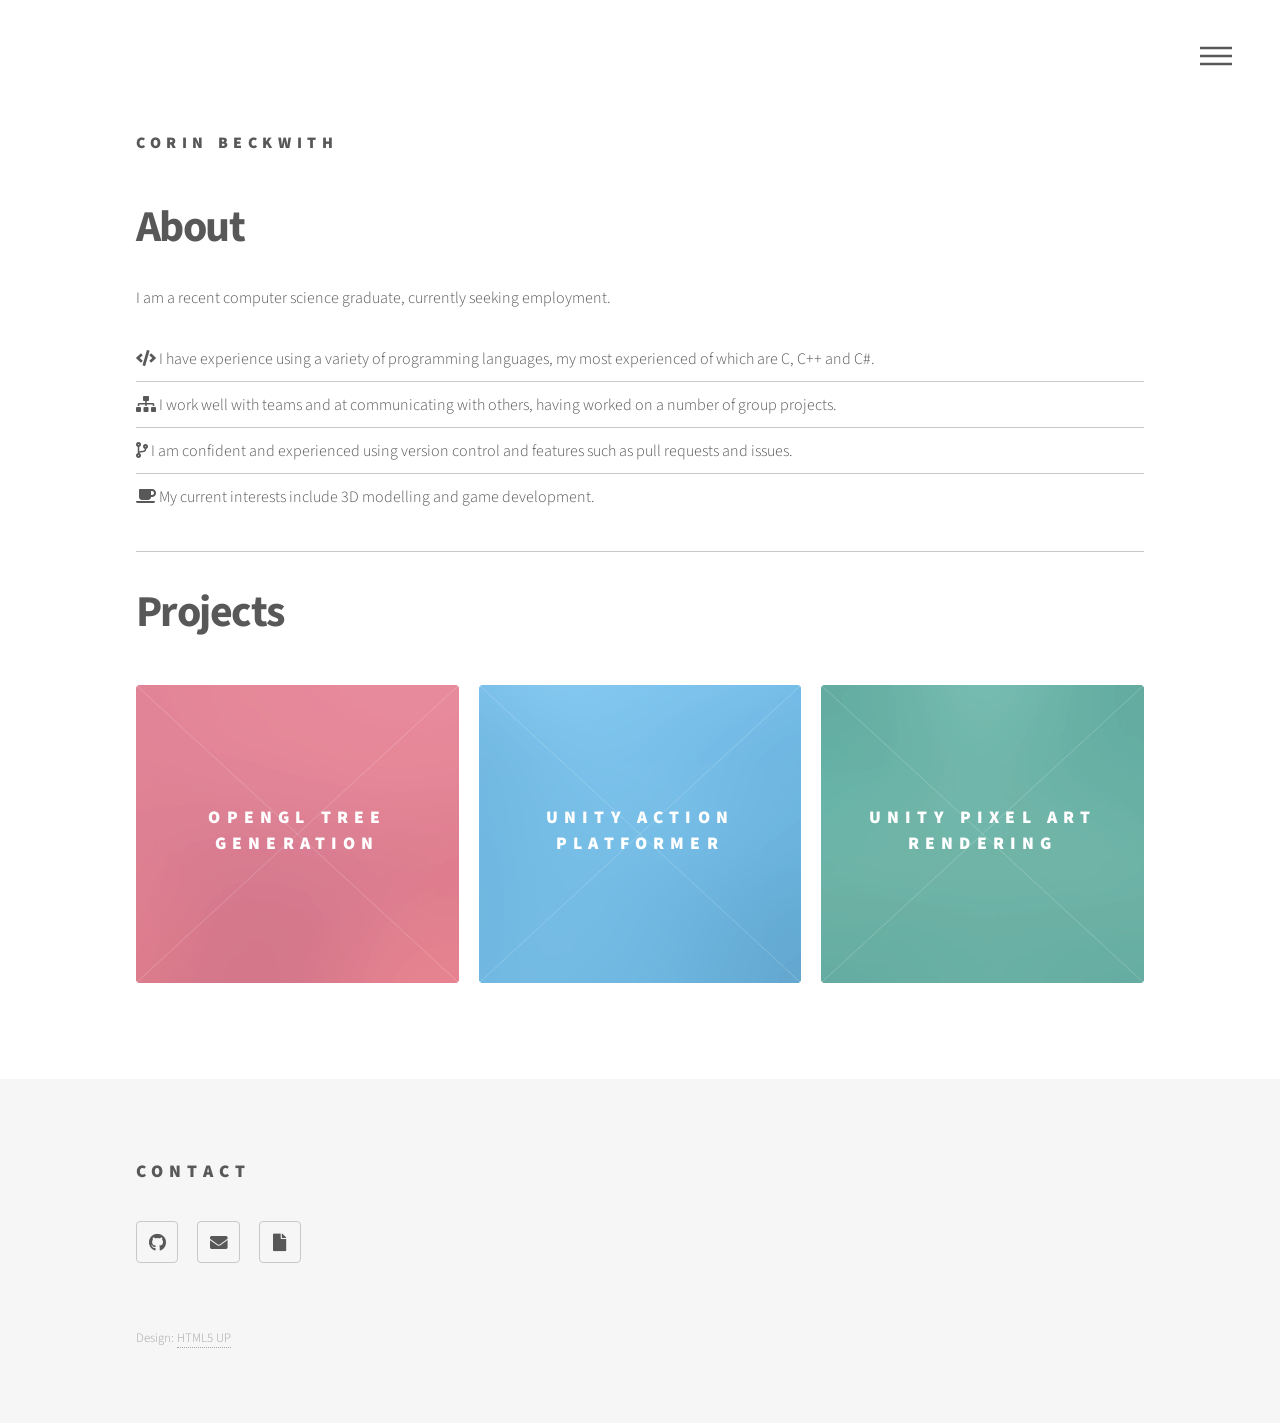
<file: index.html>
<!DOCTYPE HTML>
<!--
	Phantom by HTML5 UP
	html5up.net | @ajlkn
	Free for personal and commercial use under the CCA 3.0 license (html5up.net/license)
-->
<html>
	<head>
		<title>Corin Beckwith</title>
		<meta charset="utf-8" />
		<meta name="viewport" content="width=device-width, initial-scale=1, user-scalable=no" />
		<link rel="stylesheet" href="assets/css/main.css" />
		<noscript><link rel="stylesheet" href="assets/css/noscript.css" /></noscript>
	</head>
	<body class="is-preload">
		<!-- Wrapper -->
			<div id="wrapper">

				<!-- Header -->
					<header id="header">
						<div class="inner">

							<!-- Logo -->
								<a href="index.html" class="logo">
									<span class="title">Corin Beckwith</span>
								</a>

							<!-- Nav -->
								<nav>
									<ul>
										<li><a href="#menu">Menu</a></li>
									</ul>
								</nav>

						</div>
					</header>

				<!-- Menu -->
					<nav id="menu">
						<h2>Menu</h2>
						<ul>
							<li><a href="index.html">Home</a></li>
							<li><a href="project1.html">OpenGL Tree Generation</a></li>
							<li><a href="project2.html">Unity Action Platformer</a></li>
							<li><a href="project3.html">Unity Pixel Art Rendering</a></li>
						</ul>
					</nav>

				<!-- Main -->
					<div id="main">
						<div class="inner">
							<header>
								<h1>About<br /></h1>
								<p>I am a recent computer science graduate, currently seeking employment.</p>
									<ul class="alt">
										<li><i class="icon solid fa-code"></i> I have experience using a variety of programming languages, my most experienced of which are C, C++ and C#.</li>
										<li><i class="icon solid fa-sitemap"></i> I work well with teams and at communicating with others, having worked on a number of group projects.</li>
										<li><i class="icon solid fa-code-branch"></i> I am confident and experienced using version control and features such as pull requests and issues.</li>
										<li><i class="icon solid fa-coffee"></i> My current interests include 3D modelling and game development.</li> 
									</ul>
								<hr />
								<h1>Projects<br /></h1>
								<p></p>
							</header>
							<section class="tiles">
								<article class="style1">
									<span class="image">
										<img src="images/pic01.jpg" alt="" />
									</span>
									<a href="project1.html">
										<h2>OpenGL Tree Generation</h2>
										<div class="content">
											<p>C++ | My degree dissertation on procedural tree generation with level of detail (LOD) variants.</p>
										</div>
									</a>
								</article>
								<article class="style2">
									<span class="image">
										<img src="images/pic02.jpg" alt="" />
									</span>
									<a href="project2.html">
										<h2>Unity Action Platformer</h2>
										<div class="content">
											<p>C# | Unity | A personal game I've been gradually developing by myself.</p>
										</div>
									</a>
								</article>
								<article class="style3">
									<span class="image">
										<img src="images/pic03.jpg" alt="" />
									</span>
									<a href="project3.html">
										<h2>Unity Pixel Art Rendering</h2>
										<div class="content">
											<p>C# | Unity | A small project to achieve a 2D pixel art aesthetic when rendering 3D objects.</p>
										</div>
									</a>
								</article>
								<!--
								<article class="style4">
									<span class="image">
										<img src="images/pic04.jpg" alt="" />
									</span>
									<a href="generic.html">
										<h2>Tempus</h2>
										<div class="content">
											<p>Sed nisl arcu euismod sit amet nisi lorem etiam dolor veroeros et feugiat.</p>
										</div>
									</a>
								</article>
								<article class="style5">
									<span class="image">
										<img src="images/pic05.jpg" alt="" />
									</span>
									<a href="generic.html">
										<h2>Aliquam</h2>
										<div class="content">
											<p>Sed nisl arcu euismod sit amet nisi lorem etiam dolor veroeros et feugiat.</p>
										</div>
									</a>
								</article>
								<article class="style6">
									<span class="image">
										<img src="images/pic06.jpg" alt="" />
									</span>
									<a href="generic.html">
										<h2>Veroeros</h2>
										<div class="content">
											<p>Sed nisl arcu euismod sit amet nisi lorem etiam dolor veroeros et feugiat.</p>
										</div>
									</a>
								</article>
								<article class="style2">
									<span class="image">
										<img src="images/pic07.jpg" alt="" />
									</span>
									<a href="generic.html">
										<h2>Ipsum</h2>
										<div class="content">
											<p>Sed nisl arcu euismod sit amet nisi lorem etiam dolor veroeros et feugiat.</p>
										</div>
									</a>
								</article>
								<article class="style3">
									<span class="image">
										<img src="images/pic08.jpg" alt="" />
									</span>
									<a href="generic.html">
										<h2>Dolor</h2>
										<div class="content">
											<p>Sed nisl arcu euismod sit amet nisi lorem etiam dolor veroeros et feugiat.</p>
										</div>
									</a>
								</article>
								<article class="style1">
									<span class="image">
										<img src="images/pic09.jpg" alt="" />
									</span>
									<a href="generic.html">
										<h2>Nullam</h2>
										<div class="content">
											<p>Sed nisl arcu euismod sit amet nisi lorem etiam dolor veroeros et feugiat.</p>
										</div>
									</a>
								</article>
								<article class="style5">
									<span class="image">
										<img src="images/pic10.jpg" alt="" />
									</span>
									<a href="generic.html">
										<h2>Ultricies</h2>
										<div class="content">
											<p>Sed nisl arcu euismod sit amet nisi lorem etiam dolor veroeros et feugiat.</p>
										</div>
									</a>
								</article>
								<article class="style6">
									<span class="image">
										<img src="images/pic11.jpg" alt="" />
									</span>
									<a href="generic.html">
										<h2>Dictum</h2>
										<div class="content">
											<p>Sed nisl arcu euismod sit amet nisi lorem etiam dolor veroeros et feugiat.</p>
										</div>
									</a>
								</article>
								<article class="style4">
									<span class="image">
										<img src="images/pic12.jpg" alt="" />
									</span>
									<a href="generic.html">
										<h2>Pretium</h2>
										<div class="content">
											<p>Sed nisl arcu euismod sit amet nisi lorem etiam dolor veroeros et feugiat.</p>
										</div>
									</a>
								</article>
								-->
							</section>
						</div>
					</div>

					<!-- Footer -->
					<footer id="footer">
						<div class="inner">
							<section>
								<h2>Contact</h2>
								<ul class="icons">
									<li><a href="https://github.com/Spectrum73" class="icon brands style2 fa-github"><span class="label">GitHub</span></a></li>
									<li><a href="mailto: corinbeckwith@gmail.com" class="icon solid style2 fa-envelope"><span class="label">Email</span></a></li>
									<li><a href="https://www.linkedin.com/in/corin-beckwith-b2b0a7327/" class="icon solid style2 fa-file"><span class="label"></span></a></li>
								</ul>
							</section>
							<ul class="copyright">
								<li>Design: <a href="http://html5up.net">HTML5 UP</a></li>
							</ul>
						</div>
					</footer>

			</div>

		<!-- Scripts -->
			<script src="assets/js/jquery.min.js"></script>
			<script src="assets/js/browser.min.js"></script>
			<script src="assets/js/breakpoints.min.js"></script>
			<script src="assets/js/util.js"></script>
			<script src="assets/js/main.js"></script>

	</body>
</html>
</file>
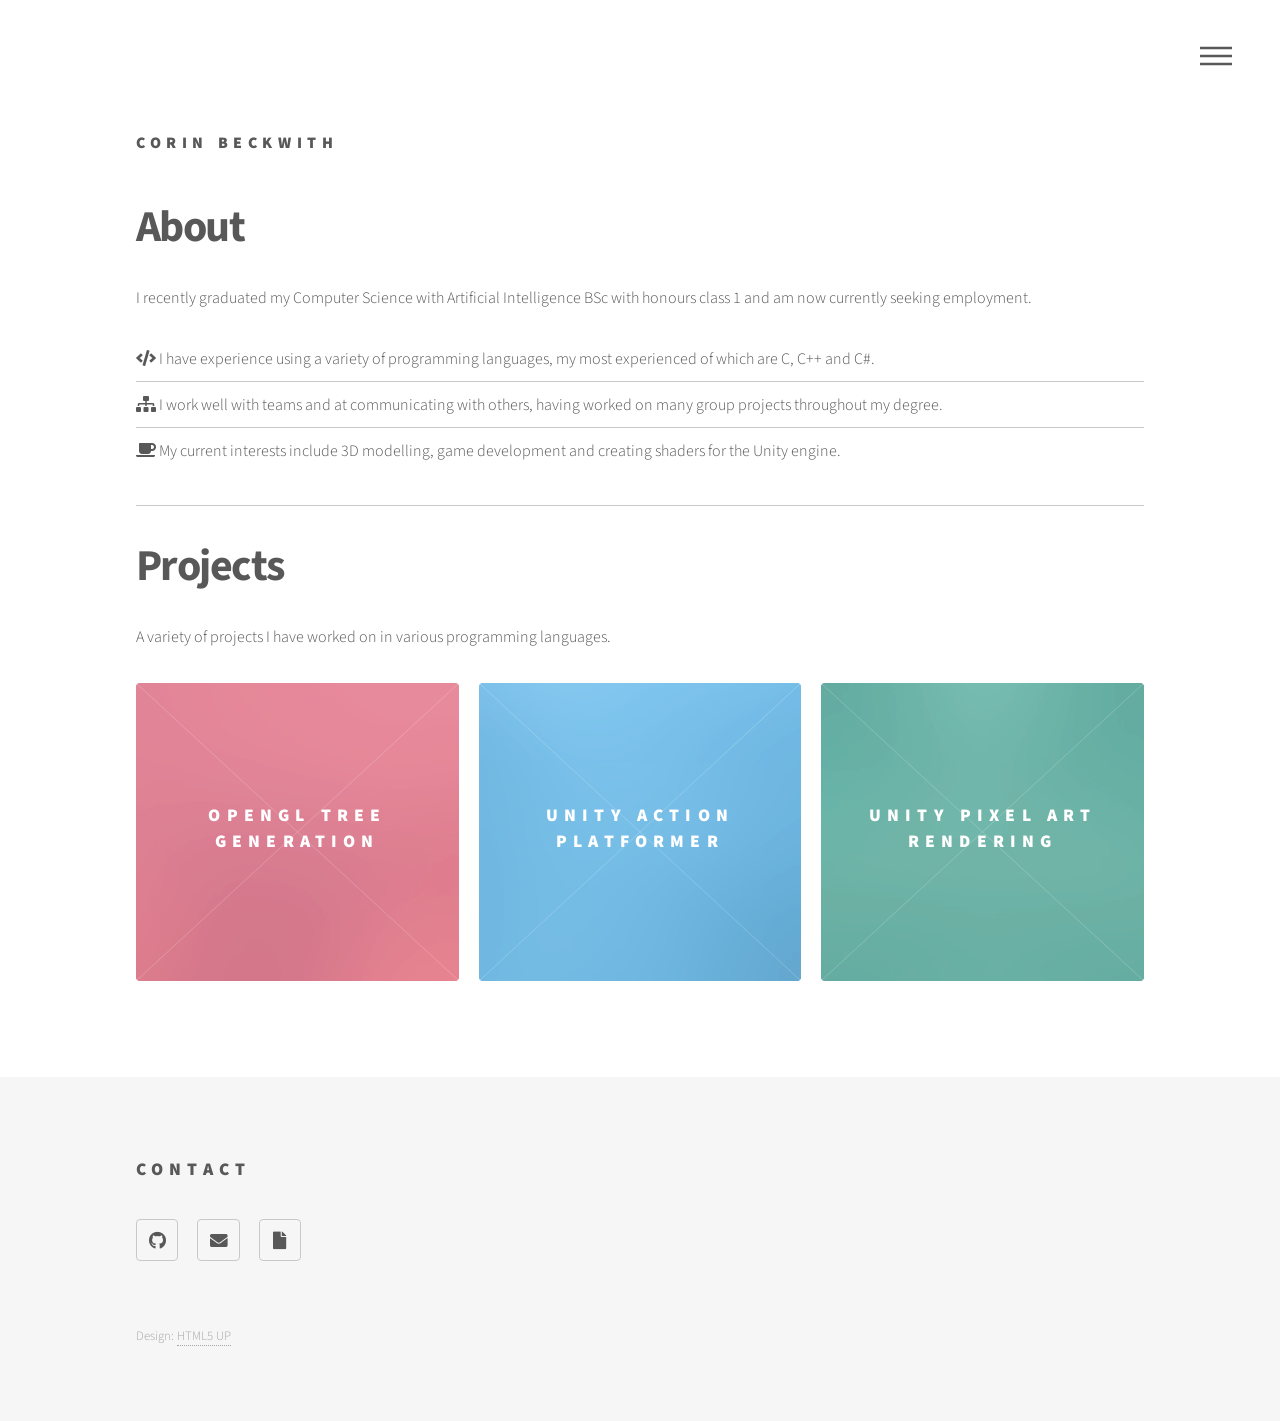
<file: portfolio/index.html>
<!DOCTYPE HTML>
<!--
	Phantom by HTML5 UP
	html5up.net | @ajlkn
	Free for personal and commercial use under the CCA 3.0 license (html5up.net/license)
-->
<html>
	<head>
		<title>Corin Beckwith</title>
		<meta charset="utf-8" />
		<meta name="viewport" content="width=device-width, initial-scale=1, user-scalable=no" />
		<link rel="stylesheet" href="assets/css/main.css" />
		<noscript><link rel="stylesheet" href="assets/css/noscript.css" /></noscript>
	</head>
	<body class="is-preload">
		<!-- Wrapper -->
			<div id="wrapper">

				<!-- Header -->
					<header id="header">
						<div class="inner">

							<!-- Logo -->
								<a href="index.html" class="logo">
									<span class="title">Corin Beckwith</span>
								</a>

							<!-- Nav -->
								<nav>
									<ul>
										<li><a href="#menu">Menu</a></li>
									</ul>
								</nav>

						</div>
					</header>

				<!-- Menu -->
					<nav id="menu">
						<h2>Menu</h2>
						<ul>
							<li><a href="index.html">Home</a></li>
							<li><a href="contact.html">Contact</a></li>
						</ul>
					</nav>

				<!-- Main -->
					<div id="main">
						<div class="inner">
							<header>
								<h1>About<br /></h1>
								<p>I recently graduated my Computer Science with Artificial Intelligence BSc with honours class 1 and am now currently seeking employment.</p>
									<ul class="alt">
										<li><i class="icon solid fa-code"></i> I have experience using a variety of programming languages, my most experienced of which are C, C++ and C#.</li>
										<li><i class="icon solid fa-sitemap"></i> I work well with teams and at communicating with others, having worked on many group projects throughout my degree.</li>
										<li><i class="icon solid fa-coffee"></i> My current interests include 3D modelling, game development and creating shaders for the Unity engine.</li> 
									</ul>
								<hr />
								<h1>Projects<br /></h1>
								<p>A variety of projects I have worked on in various programming languages.</p>
							</header>
							<section class="tiles">
								<article class="style1">
									<span class="image">
										<img src="images/pic01.jpg" alt="" />
									</span>
									<a href="project1.html">
										<h2>OpenGL Tree Generation</h2>
										<div class="content">
											<p>C++ | My degree dissertation on procedural tree generation with level of detail (LOD) variants.</p>
										</div>
									</a>
								</article>
								<article class="style2">
									<span class="image">
										<img src="images/pic02.jpg" alt="" />
									</span>
									<a href="project2.html">
										<h2>Unity Action Platformer</h2>
										<div class="content">
											<p>C# | Unity | A personal game I've been gradually developing by myself.</p>
										</div>
									</a>
								</article>
								<article class="style3">
									<span class="image">
										<img src="images/pic03.jpg" alt="" />
									</span>
									<a href="project3.html">
										<h2>Unity Pixel Art Rendering</h2>
										<div class="content">
											<p>C# | Unity | A small project to achieve a 2D pixel art aesthetic when rendering 3D objects.</p>
										</div>
									</a>
								</article>
								<!--
								<article class="style4">
									<span class="image">
										<img src="images/pic04.jpg" alt="" />
									</span>
									<a href="generic.html">
										<h2>Tempus</h2>
										<div class="content">
											<p>Sed nisl arcu euismod sit amet nisi lorem etiam dolor veroeros et feugiat.</p>
										</div>
									</a>
								</article>
								<article class="style5">
									<span class="image">
										<img src="images/pic05.jpg" alt="" />
									</span>
									<a href="generic.html">
										<h2>Aliquam</h2>
										<div class="content">
											<p>Sed nisl arcu euismod sit amet nisi lorem etiam dolor veroeros et feugiat.</p>
										</div>
									</a>
								</article>
								<article class="style6">
									<span class="image">
										<img src="images/pic06.jpg" alt="" />
									</span>
									<a href="generic.html">
										<h2>Veroeros</h2>
										<div class="content">
											<p>Sed nisl arcu euismod sit amet nisi lorem etiam dolor veroeros et feugiat.</p>
										</div>
									</a>
								</article>
								<article class="style2">
									<span class="image">
										<img src="images/pic07.jpg" alt="" />
									</span>
									<a href="generic.html">
										<h2>Ipsum</h2>
										<div class="content">
											<p>Sed nisl arcu euismod sit amet nisi lorem etiam dolor veroeros et feugiat.</p>
										</div>
									</a>
								</article>
								<article class="style3">
									<span class="image">
										<img src="images/pic08.jpg" alt="" />
									</span>
									<a href="generic.html">
										<h2>Dolor</h2>
										<div class="content">
											<p>Sed nisl arcu euismod sit amet nisi lorem etiam dolor veroeros et feugiat.</p>
										</div>
									</a>
								</article>
								<article class="style1">
									<span class="image">
										<img src="images/pic09.jpg" alt="" />
									</span>
									<a href="generic.html">
										<h2>Nullam</h2>
										<div class="content">
											<p>Sed nisl arcu euismod sit amet nisi lorem etiam dolor veroeros et feugiat.</p>
										</div>
									</a>
								</article>
								<article class="style5">
									<span class="image">
										<img src="images/pic10.jpg" alt="" />
									</span>
									<a href="generic.html">
										<h2>Ultricies</h2>
										<div class="content">
											<p>Sed nisl arcu euismod sit amet nisi lorem etiam dolor veroeros et feugiat.</p>
										</div>
									</a>
								</article>
								<article class="style6">
									<span class="image">
										<img src="images/pic11.jpg" alt="" />
									</span>
									<a href="generic.html">
										<h2>Dictum</h2>
										<div class="content">
											<p>Sed nisl arcu euismod sit amet nisi lorem etiam dolor veroeros et feugiat.</p>
										</div>
									</a>
								</article>
								<article class="style4">
									<span class="image">
										<img src="images/pic12.jpg" alt="" />
									</span>
									<a href="generic.html">
										<h2>Pretium</h2>
										<div class="content">
											<p>Sed nisl arcu euismod sit amet nisi lorem etiam dolor veroeros et feugiat.</p>
										</div>
									</a>
								</article>
								-->
							</section>
						</div>
					</div>

					<!-- Footer -->
					<footer id="footer">
						<div class="inner">
							<section>
								<h2>Contact</h2>
								<ul class="icons">
									<li><a href="https://github.com/Spectrum73" class="icon brands style2 fa-github"><span class="label">GitHub</span></a></li>
									<li><a href="mailto: corinbeckwith@gmail.com" class="icon solid style2 fa-envelope"><span class="label">Email</span></a></li>
									<li><a href="https://www.linkedin.com/in/corin-beckwith-b2b0a7327/" class="icon solid style2 fa-file"><span class="label"></span></a></li>
								</ul>
							</section>
							<ul class="copyright">
								<li>Design: <a href="http://html5up.net">HTML5 UP</a></li>
							</ul>
						</div>
					</footer>

			</div>

		<!-- Scripts -->
			<script src="assets/js/jquery.min.js"></script>
			<script src="assets/js/browser.min.js"></script>
			<script src="assets/js/breakpoints.min.js"></script>
			<script src="assets/js/util.js"></script>
			<script src="assets/js/main.js"></script>

	</body>
</html>
</file>
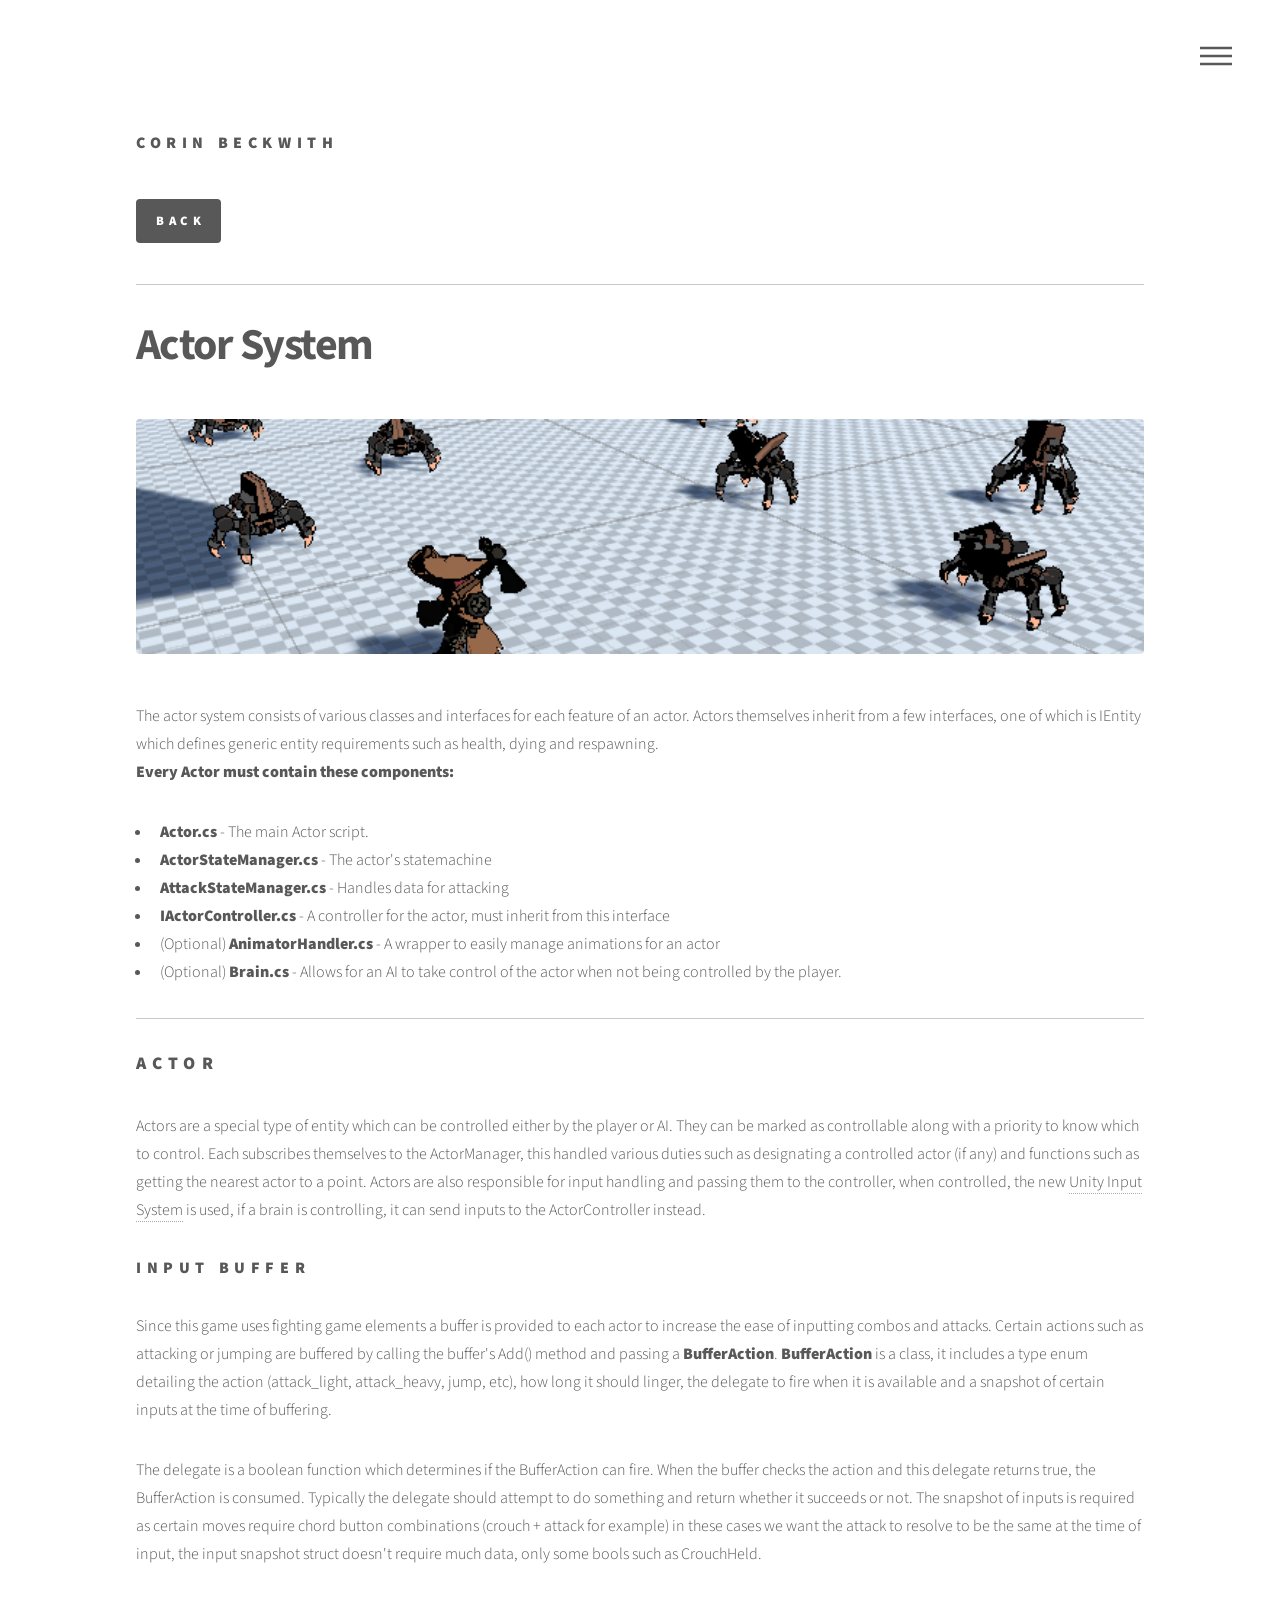
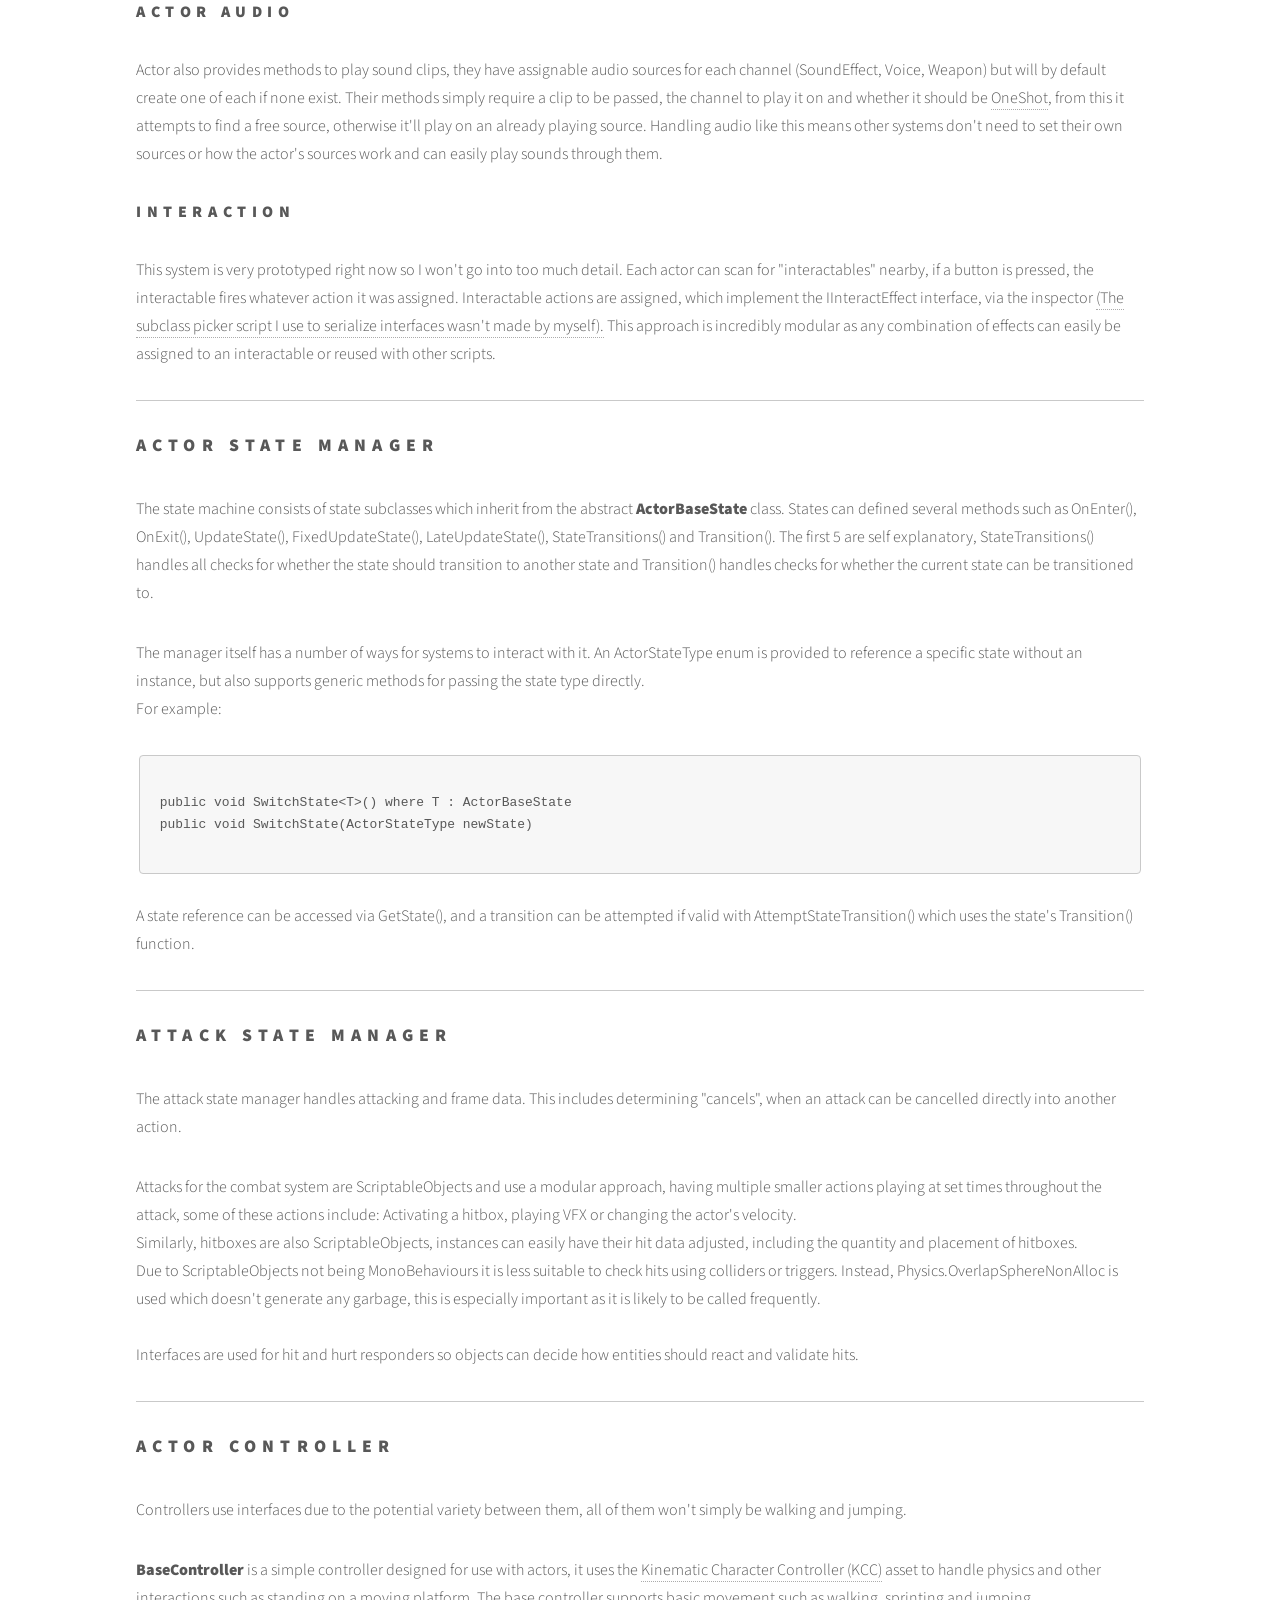
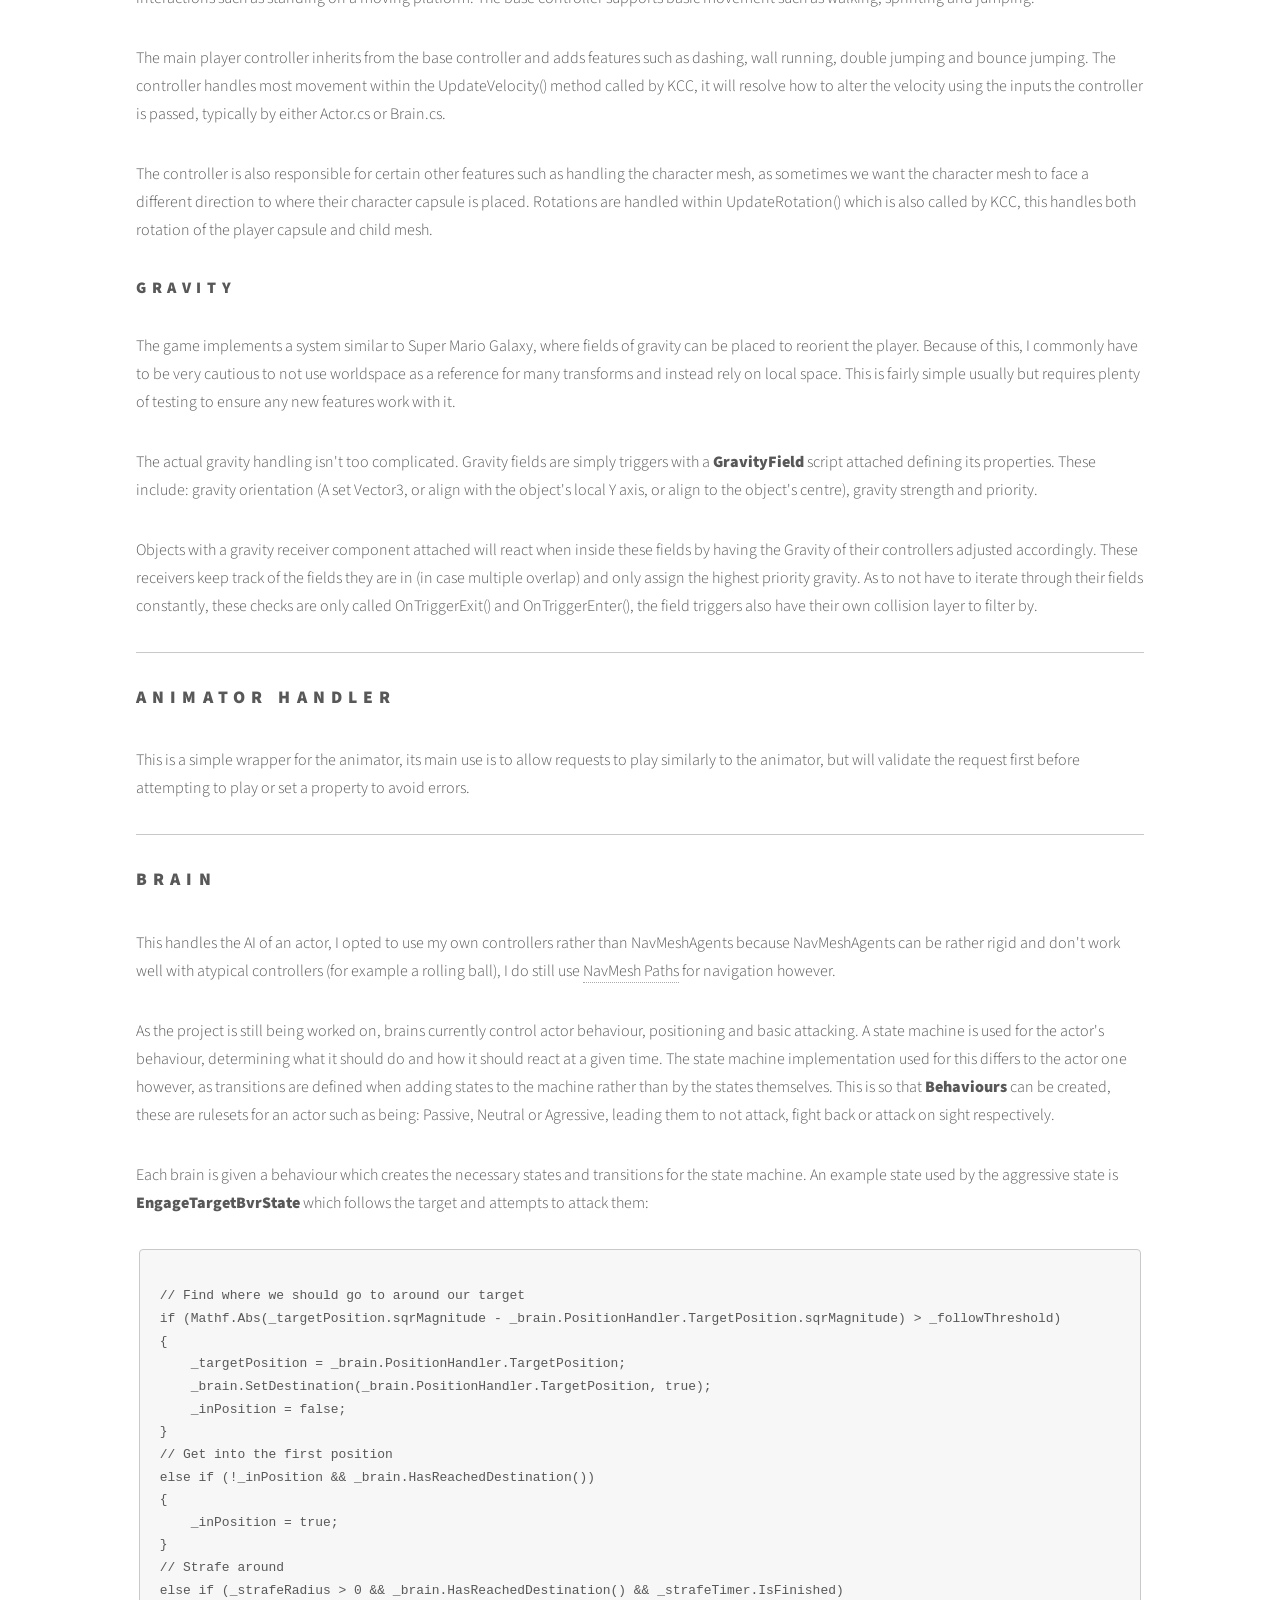
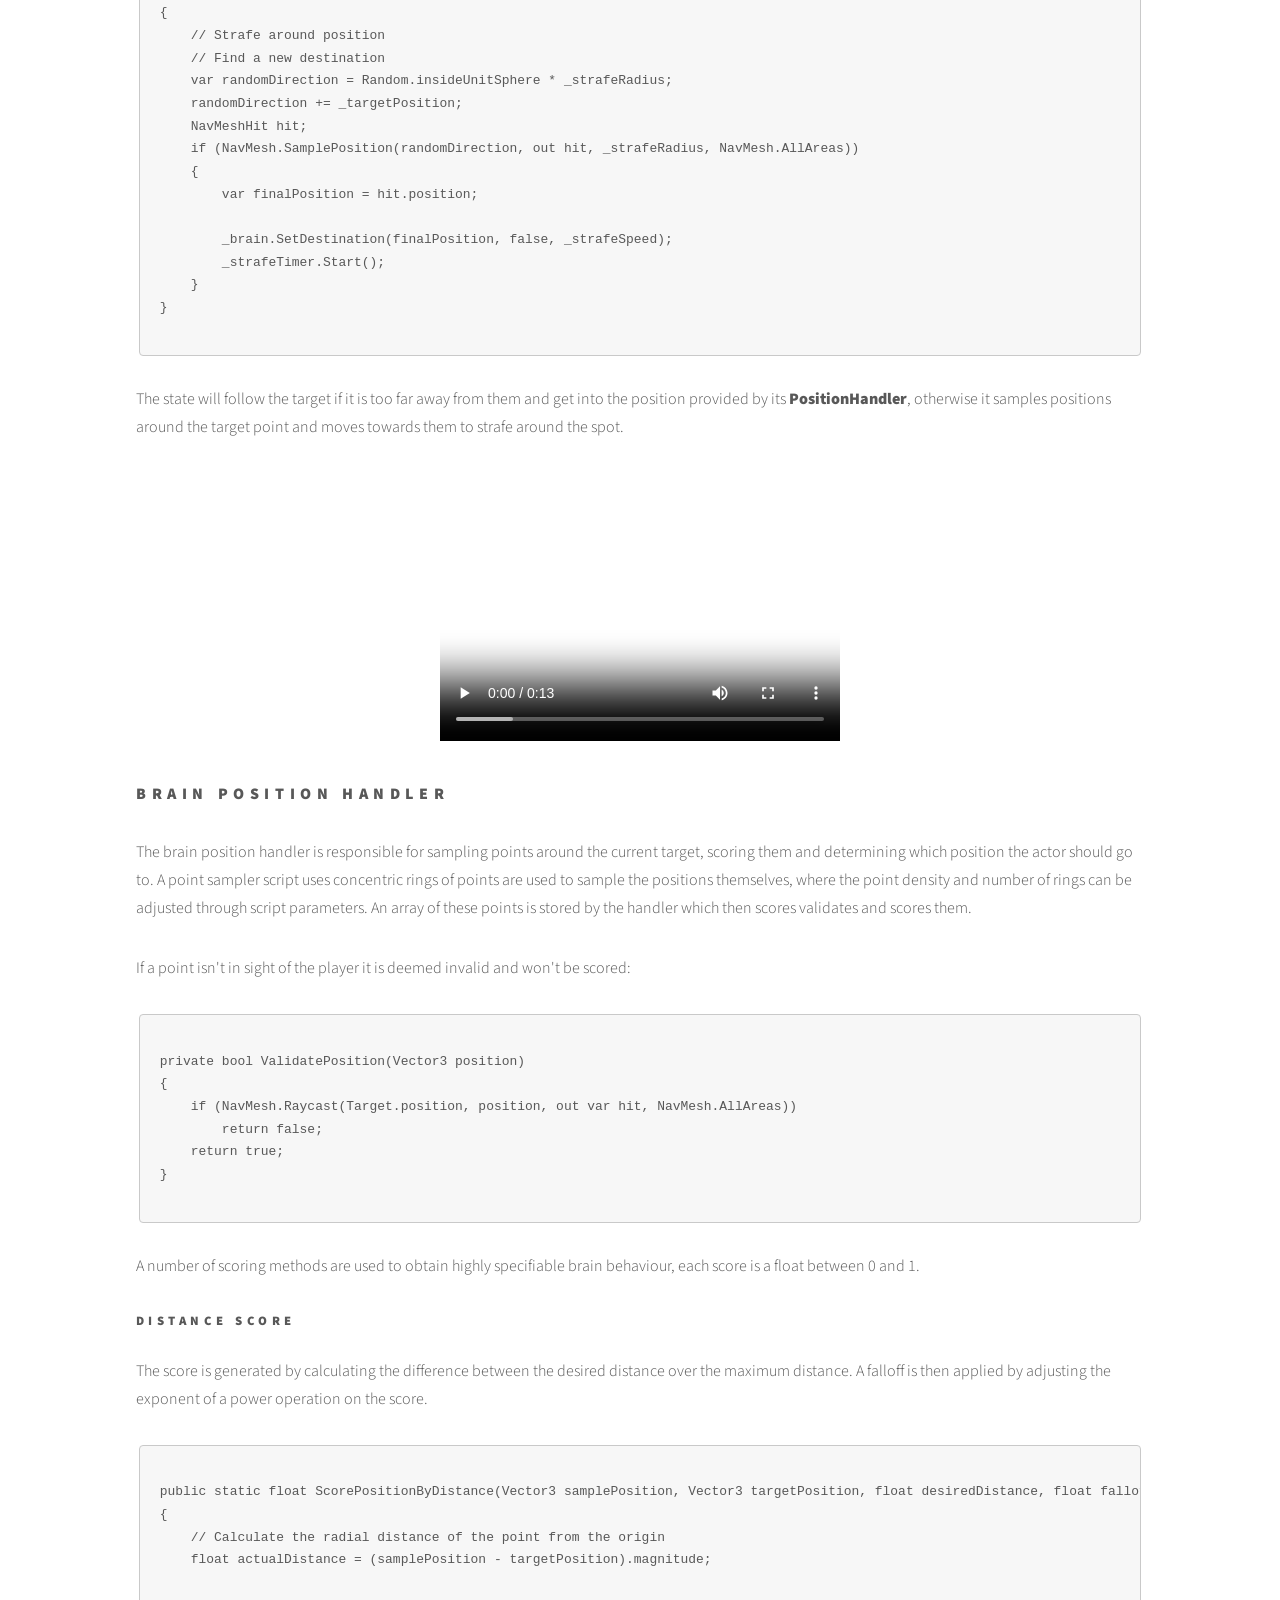
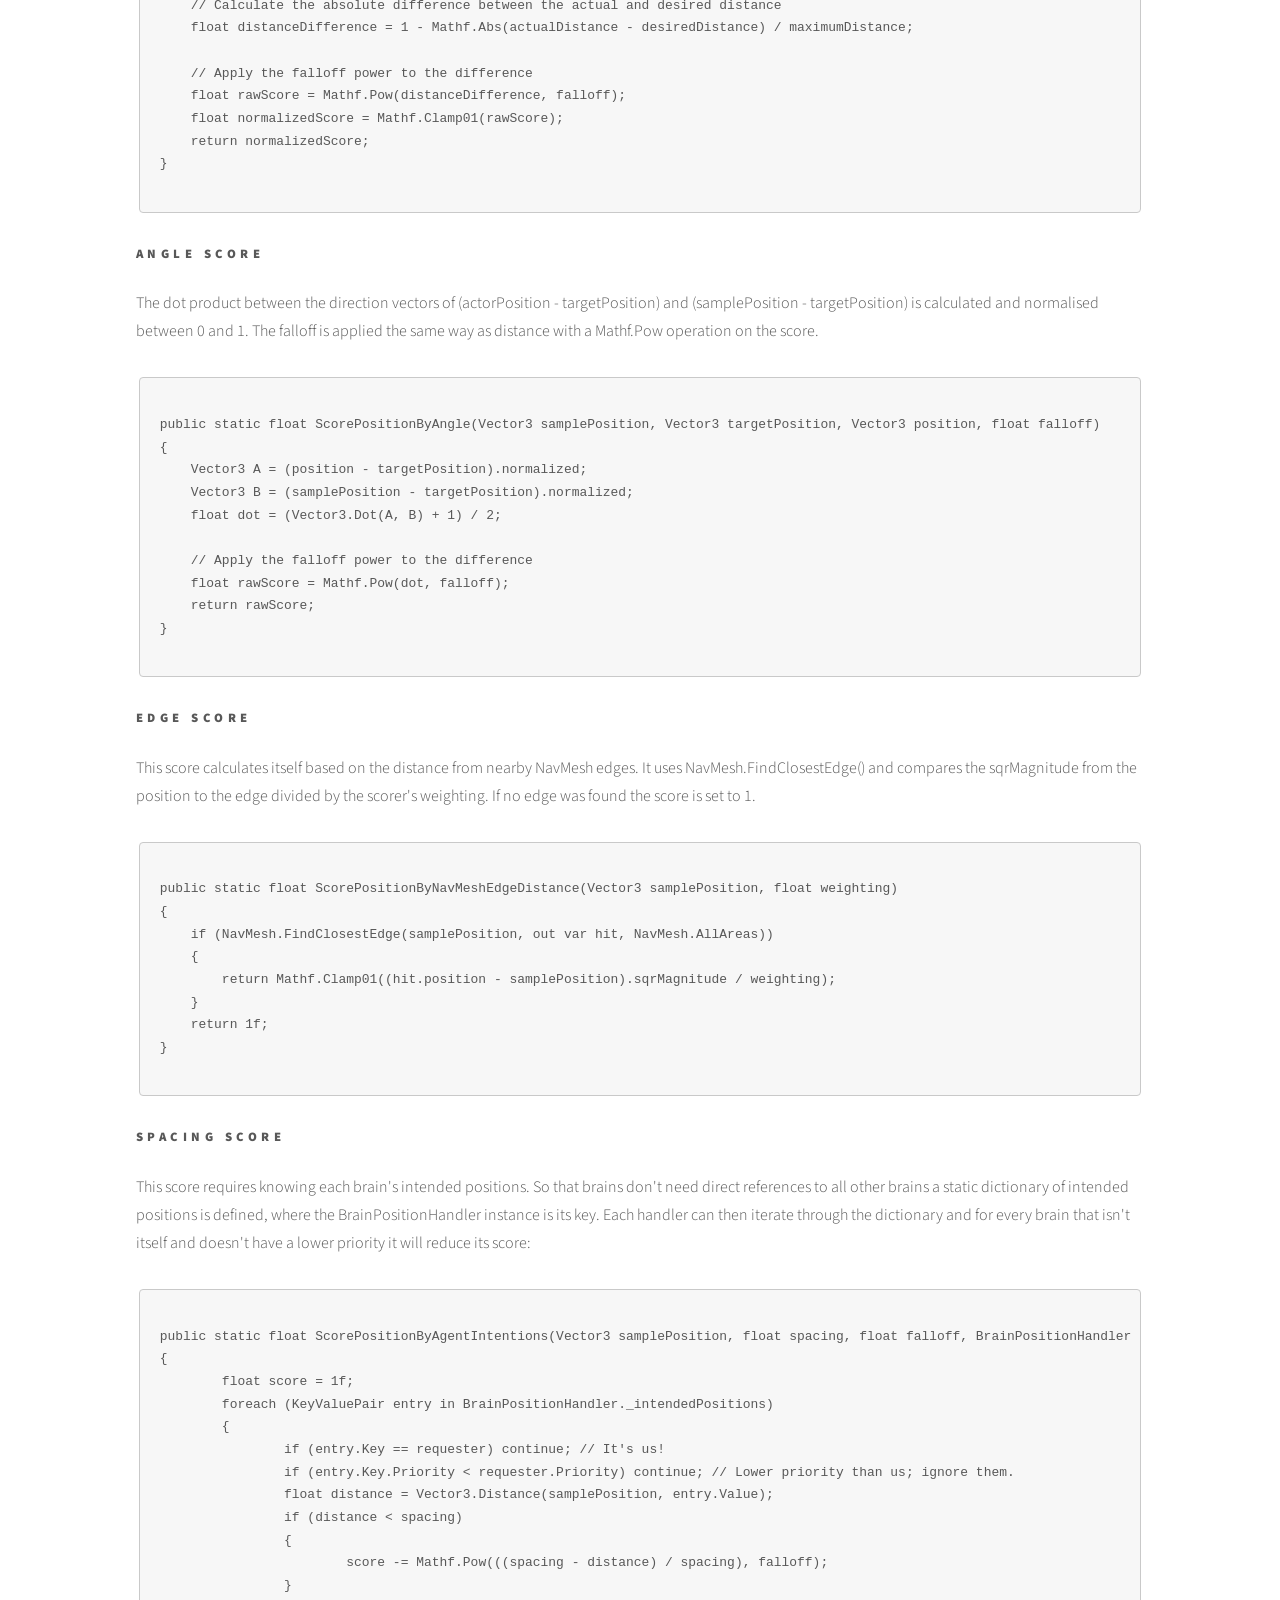
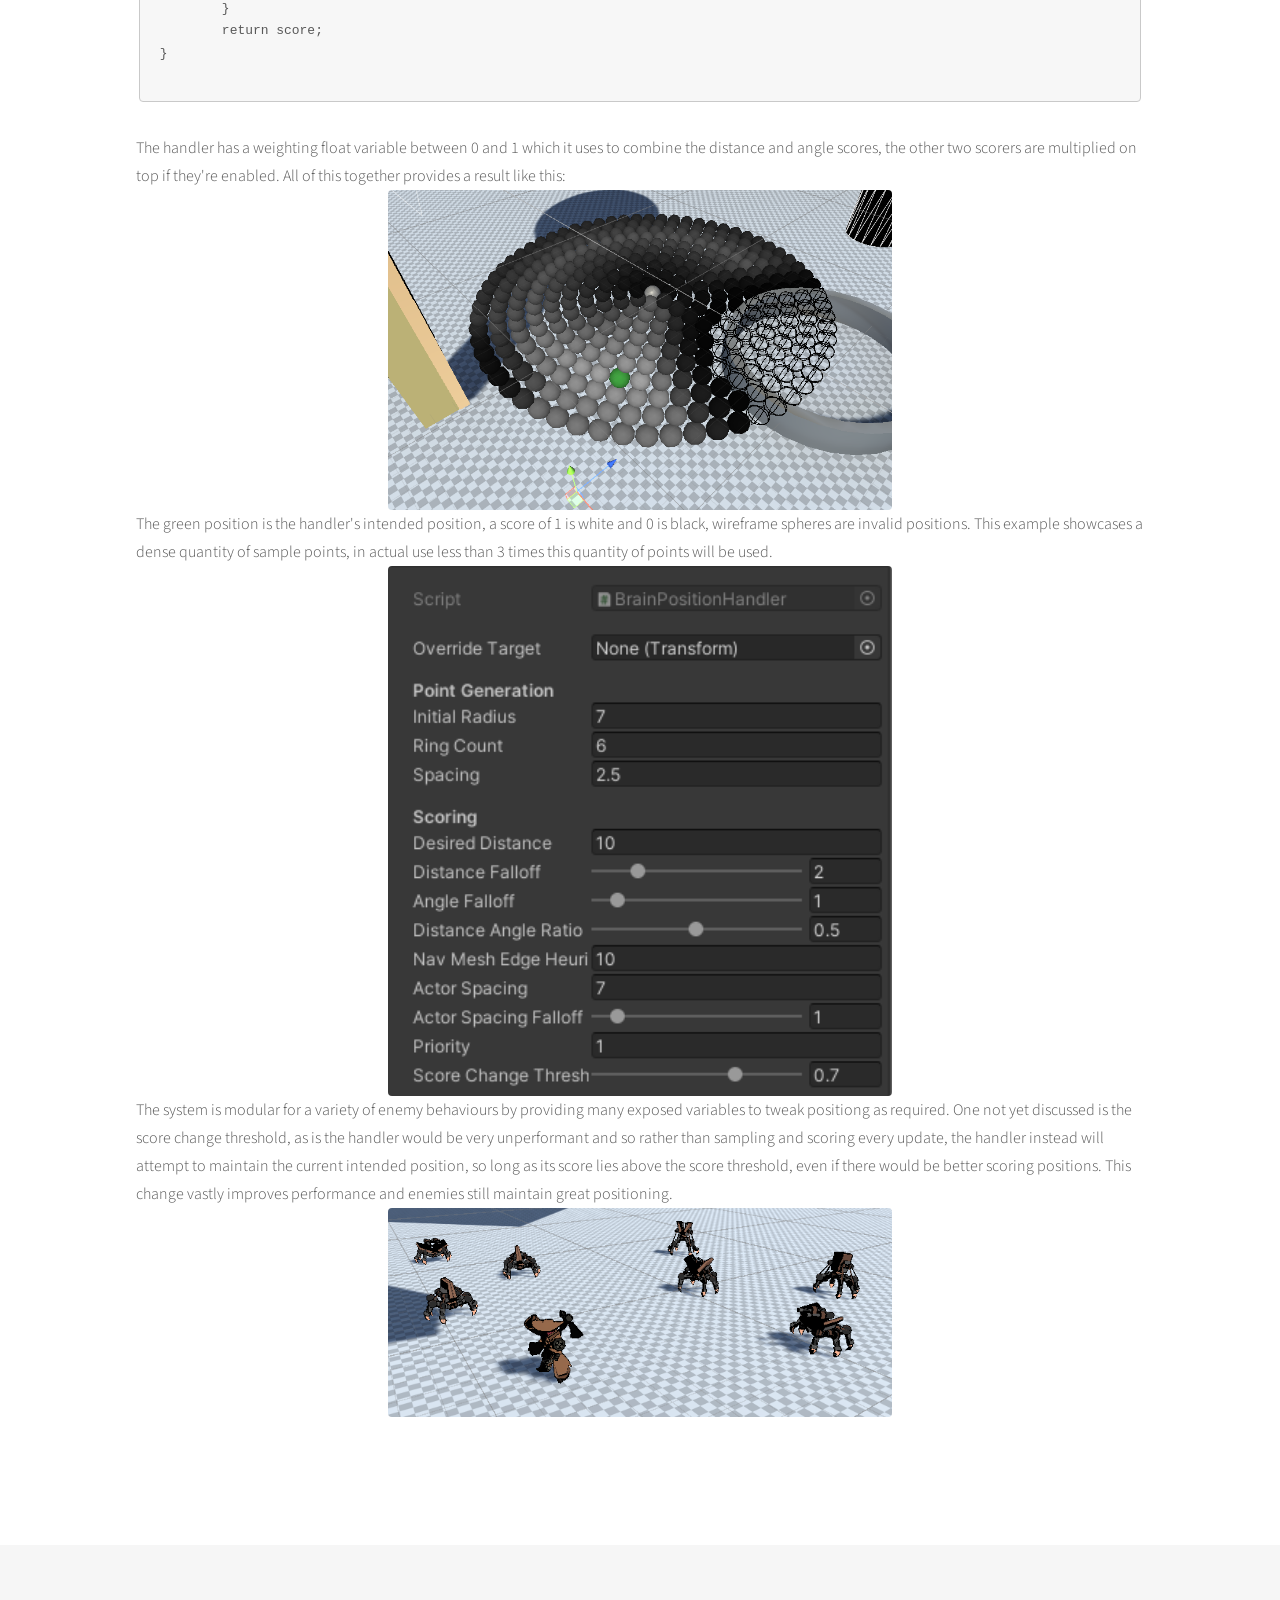
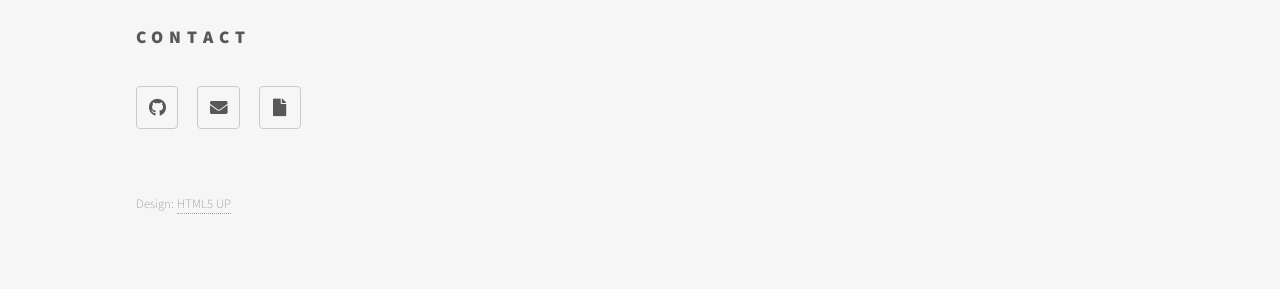
<file: ap_actorsystem.html>
<!DOCTYPE HTML>
<!--
	Phantom by HTML5 UP
	html5up.net | @ajlkn
	Free for personal and commercial use under the CCA 3.0 license (html5up.net/license)
-->
<html>
	<head>
		<title>Action Platformer - Actor System</title>
		<meta charset="utf-8" />
		<meta name="viewport" content="width=device-width, initial-scale=1, user-scalable=no" />
		<link rel="stylesheet" href="assets/css/main.css" />
		<noscript><link rel="stylesheet" href="assets/css/noscript.css" /></noscript>
	</head>
	<body class="is-preload">
		<!-- Wrapper -->
			<div id="wrapper">

				<!-- Header -->
				<header id="header">
					<div class="inner">

						<!-- Logo -->
							<a href="index.html" class="logo">
								<span class="title">Corin Beckwith</span>
							</a>

						<!-- Nav -->
							<nav>
								<ul>
									<li><a href="#menu">Menu</a></li>
								</ul>
							</nav>

					</div>
				</header>

				<!-- Menu -->
					<nav id="menu">
						<h2>Menu</h2>
						<ul>
							<li><a href="index.html">Home</a></li>
							<li><a href="project1.html">OpenGL Tree Generation</a></li>
							<li><a href="project2.html">Unity Action Platformer</a></li>
							<li><a href="project3.html">Unity Pixel Art Rendering</a></li>
						</ul>
					</nav>

				<!-- Main -->
					<div id="main">
						<div class="inner">
							<a href="project2.html#devinfo" class="button primary">Back</a>
							<hr />
							<h1>Actor System</h1>
							<span class="image main"><img src="images/actorsystem_baner.png" alt="" /></span>
							<p>
								The actor system consists of various classes and interfaces for each feature of an actor. Actors themselves inherit from a few interfaces, one of which is IEntity which defines generic entity requirements such as health, dying and respawning.
								<br><b>Every Actor must contain these components:</b>
							</p>
							<ul>
								<li><b>Actor.cs</b> - The main Actor script.</li>
								<li><b>ActorStateManager.cs</b> - The actor's statemachine</li>
								<li><b>AttackStateManager.cs</b> - Handles data for attacking</li>
								<li><b>IActorController.cs</b> - A controller for the actor, must inherit from this interface</li>
								<li>(Optional) <b>AnimatorHandler.cs</b> - A wrapper to easily manage animations for an actor</li>
								<li>(Optional) <b>Brain.cs</b> - Allows for an AI to take control of the actor when not being controlled by the player.</li>
							</ul>

							<hr />
							<h2>Actor</h2>
							<p>
								Actors are a special type of entity which can be controlled either by the player or AI. 
								They can be marked as controllable along with a priority to know which to control.
								Each subscribes themselves to the ActorManager, this handled various duties such as designating a controlled actor (if any) and functions such as getting the nearest actor to a point.
								Actors are also responsible for input handling and passing them to the controller, when controlled, the new 
								<a href="https://docs.unity3d.com/Packages/com.unity.inputsystem@1.11/manual/index.html">Unity Input System</a> is used, if a brain is controlling, it can send inputs to the ActorController instead.
							</p>
							<h3>Input Buffer</h3>
							<p>
								Since this game uses fighting game elements a buffer is provided to each actor to increase the ease of inputting combos and attacks.
								Certain actions such as attacking or jumping are buffered by calling the buffer's Add() method and passing a <b>BufferAction</b>.
								<b>BufferAction</b> is a class, it includes a type enum detailing the action (attack_light, attack_heavy, jump, etc), how long it should linger, the delegate to fire when it is available and a snapshot of certain inputs at the time of buffering.
							</p>
							<p>
								The delegate is a boolean function which determines if the BufferAction can fire. When the buffer checks the action and this delegate returns true, the BufferAction is consumed.
								Typically the delegate should attempt to do something and return whether it succeeds or not.
								The snapshot of inputs is required as certain moves require chord button combinations (crouch + attack for example) in these cases we want the attack to resolve to be the same at the time of input, the input snapshot struct doesn't require much data, only some bools such as CrouchHeld.
							</p>
							<h3>Actor Audio</h3>
							<p>
								Actor also provides methods to play sound clips, they have assignable audio sources for each channel (SoundEffect, Voice, Weapon) but will by default create one of each if none exist.
								Their methods simply require a clip to be passed, the channel to play it on and whether it should be <a href="https://docs.unity3d.com/ScriptReference/AudioSource.PlayOneShot.html">OneShot</a>, from this it attempts to find a free source, otherwise it'll play on an already playing source.
								Handling audio like this means other systems don't need to set their own sources or how the actor's sources work and can easily play sounds through them.
							</p>
							<h3>Interaction</h3>
							<p>
								This system is very prototyped right now so I won't go into too much detail. Each actor can scan for "interactables" nearby, if a button is pressed, the interactable fires whatever action it was assigned.
								Interactable actions are assigned, which implement the IInteractEffect interface, via the inspector 
								<a href = "https://github.com/mackysoft/Unity-SerializeReferenceExtensions">(The subclass picker script I use to serialize interfaces wasn't made by myself).</a>
								This approach is incredibly modular as any combination of effects can easily be assigned to an interactable or reused with other scripts.
							</p>

							<hr />
							<h2>Actor State Manager</h2>
							<p>
								The state machine consists of state subclasses which inherit from the abstract <b>ActorBaseState</b> class.
								States can defined several methods such as OnEnter(), OnExit(), UpdateState(), FixedUpdateState(), LateUpdateState(), StateTransitions() and Transition().
								The first 5 are self explanatory, StateTransitions() handles all checks for whether the state should transition to another state and Transition() handles checks for whether the current state can be transitioned to.
							</p>
							<p>
								The manager itself has a number of ways for systems to interact with it. An ActorStateType enum is provided to reference a specific state without an instance, but also supports generic methods for passing the state type directly.
								<br>For example:
								<pre><code>
public void SwitchState&ltT&gt() where T : ActorBaseState
public void SwitchState(ActorStateType newState)
								</code></pre>
								A state reference can be accessed via GetState(), and a transition can be attempted if valid with AttemptStateTransition() which uses the state's Transition() function.
							</p>

							<hr />
							<h2>Attack State Manager</h2>
							<p>
								The attack state manager handles attacking and frame data. This includes determining "cancels", when an attack can be cancelled directly into another action.
							</p>
							<p>
								Attacks for the combat system are ScriptableObjects and use a modular approach, having multiple smaller actions playing at set times throughout the attack, some of these actions include: Activating a hitbox, playing VFX or changing the actor's velocity.
								<br>
								Similarly, hitboxes are also ScriptableObjects, instances can easily have their hit data adjusted, including the quantity and placement of hitboxes.
								<br>
								Due to ScriptableObjects not being MonoBehaviours it is less suitable to check hits using colliders or triggers.
								Instead, Physics.OverlapSphereNonAlloc is used which doesn't generate any garbage, this is especially important as it is likely to be called frequently.
								<br><br>
								Interfaces are used for hit and hurt responders so objects can decide how entities should react and validate hits.
							</p>

							<hr />
							<h2>Actor Controller</h2>
							<p>Controllers use interfaces due to the potential variety between them, all of them won't simply be walking and jumping.</p>
							<p><b>BaseController</b> is a simple controller designed for use with actors, it uses the 
								<a href = "https://assetstore.unity.com/packages/tools/physics/kinematic-character-controller-99131?srsltid=AfmBOorOKqXV3Kss0j10143leS2EdK-L7kIsAwgyxsW1LsHs_5PcJKAg">Kinematic Character Controller (KCC)</a>
								asset to handle physics and other interactions such as standing on a moving platform. The base controller supports basic movement such as walking, sprinting and jumping.
							</p>
							<p>
								The main player controller inherits from the base controller and adds features such as dashing, wall running, double jumping and bounce jumping.
								The controller handles most movement within the UpdateVelocity() method called by KCC, it will resolve how to alter the velocity using the inputs the controller is passed, typically by either Actor.cs or Brain.cs.
							</p>
							<p>
								The controller is also responsible for certain other features such as handling the character mesh, as sometimes we want the character mesh to face a different direction to where their character capsule is placed.
								Rotations are handled within UpdateRotation() which is also called by KCC, this handles both rotation of the player capsule and child mesh.
							</p>
							<h3>Gravity</h3>
							<p>
								The game implements a system similar to Super Mario Galaxy, where fields of gravity can be placed to reorient the player.
								Because of this, I commonly have to be very cautious to not use worldspace as a reference for many transforms and instead rely on local space.
								This is fairly simple usually but requires plenty of testing to ensure any new features work with it.
							</p>
							<p>
								The actual gravity handling isn't too complicated. Gravity fields are simply triggers with a <b>GravityField</b> script attached defining its properties.
								These include: gravity orientation (A set Vector3, or align with the object's local Y axis, or align to the object's centre), gravity strength and priority.
							</p>
							<p>
								Objects with a gravity receiver component attached will react when inside these fields by having the Gravity of their controllers adjusted accordingly.
								These receivers keep track of the fields they are in (in case multiple overlap) and only assign the highest priority gravity.
								As to not have to iterate through their fields constantly, these checks are only called OnTriggerExit() and OnTriggerEnter(), the field triggers also have their own collision layer to filter by.
							</p>

							<hr />
							<h2>Animator Handler</h2>
							<p>
								This is a simple wrapper for the animator, its main use is to allow requests to play similarly to the animator, but will validate the request first before attempting to play or set a property to avoid errors.
							</p>
							
							<hr />
							<h2>Brain</h2>
							<p>
								This handles the AI of an actor, I opted to use my own controllers rather than NavMeshAgents because NavMeshAgents can be rather rigid and don't work well with atypical controllers (for example a rolling ball),
								I do still use <a href="https://docs.unity3d.com/ScriptReference/AI.NavMeshPath.html">NavMesh Paths</a> for navigation however.
							</p>
							<p>
								As the project is still being worked on, brains currently control actor behaviour, positioning and basic attacking.
								A state machine is used for the actor's behaviour, determining what it should do and how it should react at a given time.
								The state machine implementation used for this differs to the actor one however, as transitions are defined when adding states to the machine rather than by the states themselves.
								This is so that <b>Behaviours</b> can be created, these are rulesets for an actor such as being: Passive, Neutral or Agressive, leading them to not attack, fight back or attack on sight respectively.
							</p>
							<p>
								Each brain is given a behaviour which creates the necessary states and transitions for the state machine.
								An example state used by the aggressive state is <b>EngageTargetBvrState</b> which follows the target and attempts to attack them:
								<pre><code>
// Find where we should go to around our target
if (Mathf.Abs(_targetPosition.sqrMagnitude - _brain.PositionHandler.TargetPosition.sqrMagnitude) > _followThreshold)
{
    _targetPosition = _brain.PositionHandler.TargetPosition;
    _brain.SetDestination(_brain.PositionHandler.TargetPosition, true);
    _inPosition = false;
}
// Get into the first position
else if (!_inPosition && _brain.HasReachedDestination())
{
    _inPosition = true;
}
// Strafe around
else if (_strafeRadius > 0 && _brain.HasReachedDestination() && _strafeTimer.IsFinished)
{
    // Strafe around position
    // Find a new destination
    var randomDirection = Random.insideUnitSphere * _strafeRadius;
    randomDirection += _targetPosition;
    NavMeshHit hit;
    if (NavMesh.SamplePosition(randomDirection, out hit, _strafeRadius, NavMesh.AllAreas))
    {
        var finalPosition = hit.position;

        _brain.SetDestination(finalPosition, false, _strafeSpeed);
        _strafeTimer.Start();
    }
}
								</code></pre>
								The state will follow the target if it is too far away from them and get into the position provided by its <b>PositionHandler</b>, otherwise it samples positions around the target point and moves towards them to strafe around the spot.
								<center><video width="400" height="300" controls>
									<source src="images/verybeautiful.webm" type="video/mp4">
								</video></center>
							</p>
							<h3>Brain Position Handler</h3>
							<p>
								The brain position handler is responsible for sampling points around the current target, scoring them and determining which position the actor should go to.
								A point sampler script uses concentric rings of points are used to sample the positions themselves, where the point density and number of rings can be adjusted through script parameters.
								An array of these points is stored by the handler which then scores validates and scores them.
							</p>
							<p>
								If a point isn't in sight of the player it is deemed invalid and won't be scored:
								<pre><code>
private bool ValidatePosition(Vector3 position)
{
    if (NavMesh.Raycast(Target.position, position, out var hit, NavMesh.AllAreas))
        return false;
    return true;
}
								</code></pre>
								A number of scoring methods are used to obtain highly specifiable brain behaviour, each score is a float between 0 and 1.
								</p>
								<h5>Distance Score</h5>
								<p>
									The score is generated by calculating the difference between the desired distance over the maximum distance.
									A falloff is then applied by adjusting the exponent of a power operation on the score.
									<pre><code>
public static float ScorePositionByDistance(Vector3 samplePosition, Vector3 targetPosition, float desiredDistance, float falloff, float maximumDistance)
{
    // Calculate the radial distance of the point from the origin
    float actualDistance = (samplePosition - targetPosition).magnitude;

    // Calculate the absolute difference between the actual and desired distance
    float distanceDifference = 1 - Mathf.Abs(actualDistance - desiredDistance) / maximumDistance;

    // Apply the falloff power to the difference
    float rawScore = Mathf.Pow(distanceDifference, falloff);
    float normalizedScore = Mathf.Clamp01(rawScore);
    return normalizedScore;
}
									</code></pre>
								</p>
								<h5>Angle Score</h5>
								<p>
									The dot product between the direction vectors of (actorPosition - targetPosition) and (samplePosition - targetPosition) is calculated and normalised between 0 and 1.
									The falloff is applied the same way as distance with a Mathf.Pow operation on the score.
									<pre><code>
public static float ScorePositionByAngle(Vector3 samplePosition, Vector3 targetPosition, Vector3 position, float falloff)
{
    Vector3 A = (position - targetPosition).normalized;
    Vector3 B = (samplePosition - targetPosition).normalized;
    float dot = (Vector3.Dot(A, B) + 1) / 2;

    // Apply the falloff power to the difference
    float rawScore = Mathf.Pow(dot, falloff);
    return rawScore;
}
									</code></pre>
								</p>
								<h5>Edge Score</h5>
								<p>
									This score calculates itself based on the distance from nearby NavMesh edges.
									It uses NavMesh.FindClosestEdge() and compares the sqrMagnitude from the position to the edge divided by the scorer's weighting.
									If no edge was found the score is set to 1.
									<pre><code>
public static float ScorePositionByNavMeshEdgeDistance(Vector3 samplePosition, float weighting)
{
    if (NavMesh.FindClosestEdge(samplePosition, out var hit, NavMesh.AllAreas))
    {
        return Mathf.Clamp01((hit.position - samplePosition).sqrMagnitude / weighting);
    }
    return 1f;
}
									</code></pre>
								</p>
								<h5>Spacing Score</h5>
								<p>
									This score requires knowing each brain's intended positions. So that brains don't need direct references to all other brains a static dictionary of intended positions is defined, where the BrainPositionHandler instance is its key.
									Each handler can then iterate through the dictionary and for every brain that isn't itself and doesn't have a lower priority it will reduce its score:
									<pre><code>
public static float ScorePositionByAgentIntentions(Vector3 samplePosition, float spacing, float falloff, BrainPositionHandler requester)
{
	float score = 1f;
	foreach (KeyValuePair<BrainPositionHandler, Vector3> entry in BrainPositionHandler._intendedPositions)
	{
		if (entry.Key == requester) continue; // It's us!
		if (entry.Key.Priority < requester.Priority) continue; // Lower priority than us; ignore them.
		float distance = Vector3.Distance(samplePosition, entry.Value);
		if (distance < spacing)
		{
			score -= Mathf.Pow(((spacing - distance) / spacing), falloff);
		}
	}
	return score;
}
									</code></pre>
								</p>
								<p>
									The handler has a weighting float variable between 0 and 1 which it uses to combine the distance and angle scores, the other two scorers are multiplied on top if they're enabled.
									All of this together provides a result like this:
									<img src="images/ap_positionhandler_example.png" class = "image center">
									The green position is the handler's intended position, a score of 1 is white and 0 is black, wireframe spheres are invalid positions.
									This example showcases a dense quantity of sample points, in actual use less than 3 times this quantity of points will be used.
									<img src="images/ap_positionhandler_params.png" class = "image center">
									The system is modular for a variety of enemy behaviours by providing many exposed variables to tweak positiong as required.
									One not yet discussed is the score change threshold, as is the handler would be very unperformant and so rather than sampling and scoring every update,
									the handler instead will attempt to maintain the current intended position, so long as its score lies above the score threshold, even if there would be better scoring positions.
									This change vastly improves performance and enemies still maintain great positioning.
									<img src="images/ap_positionhandler_spacing_example.png" class = "image center">
								</p>
							</p>
					</div>
				</div>
				<!-- Footer -->
				<footer id="footer">
					<div class="inner">
						<section>
							<h2>Contact</h2>
							<ul class="icons">
								<li><a href="https://github.com/Spectrum73" class="icon brands style2 fa-github"><span class="label">GitHub</span></a></li>
								<li><a href="mailto: corinbeckwith@gmail.com" class="icon solid style2 fa-envelope"><span class="label">Email</span></a></li>
								<li><a href="https://www.linkedin.com/in/corin-beckwith-b2b0a7327/" class="icon solid style2 fa-file"><span class="label"></span></a></li>
							</ul>
						</section>
						<ul class="copyright">
							<li>Design: <a href="http://html5up.net">HTML5 UP</a></li>
						</ul>
					</div>
				</footer>

			</div>

		<!-- Scripts -->
			<script src="assets/js/jquery.min.js"></script>
			<script src="assets/js/browser.min.js"></script>
			<script src="assets/js/breakpoints.min.js"></script>
			<script src="assets/js/util.js"></script>
			<script src="assets/js/main.js"></script>

	</body>
</html>
</file>
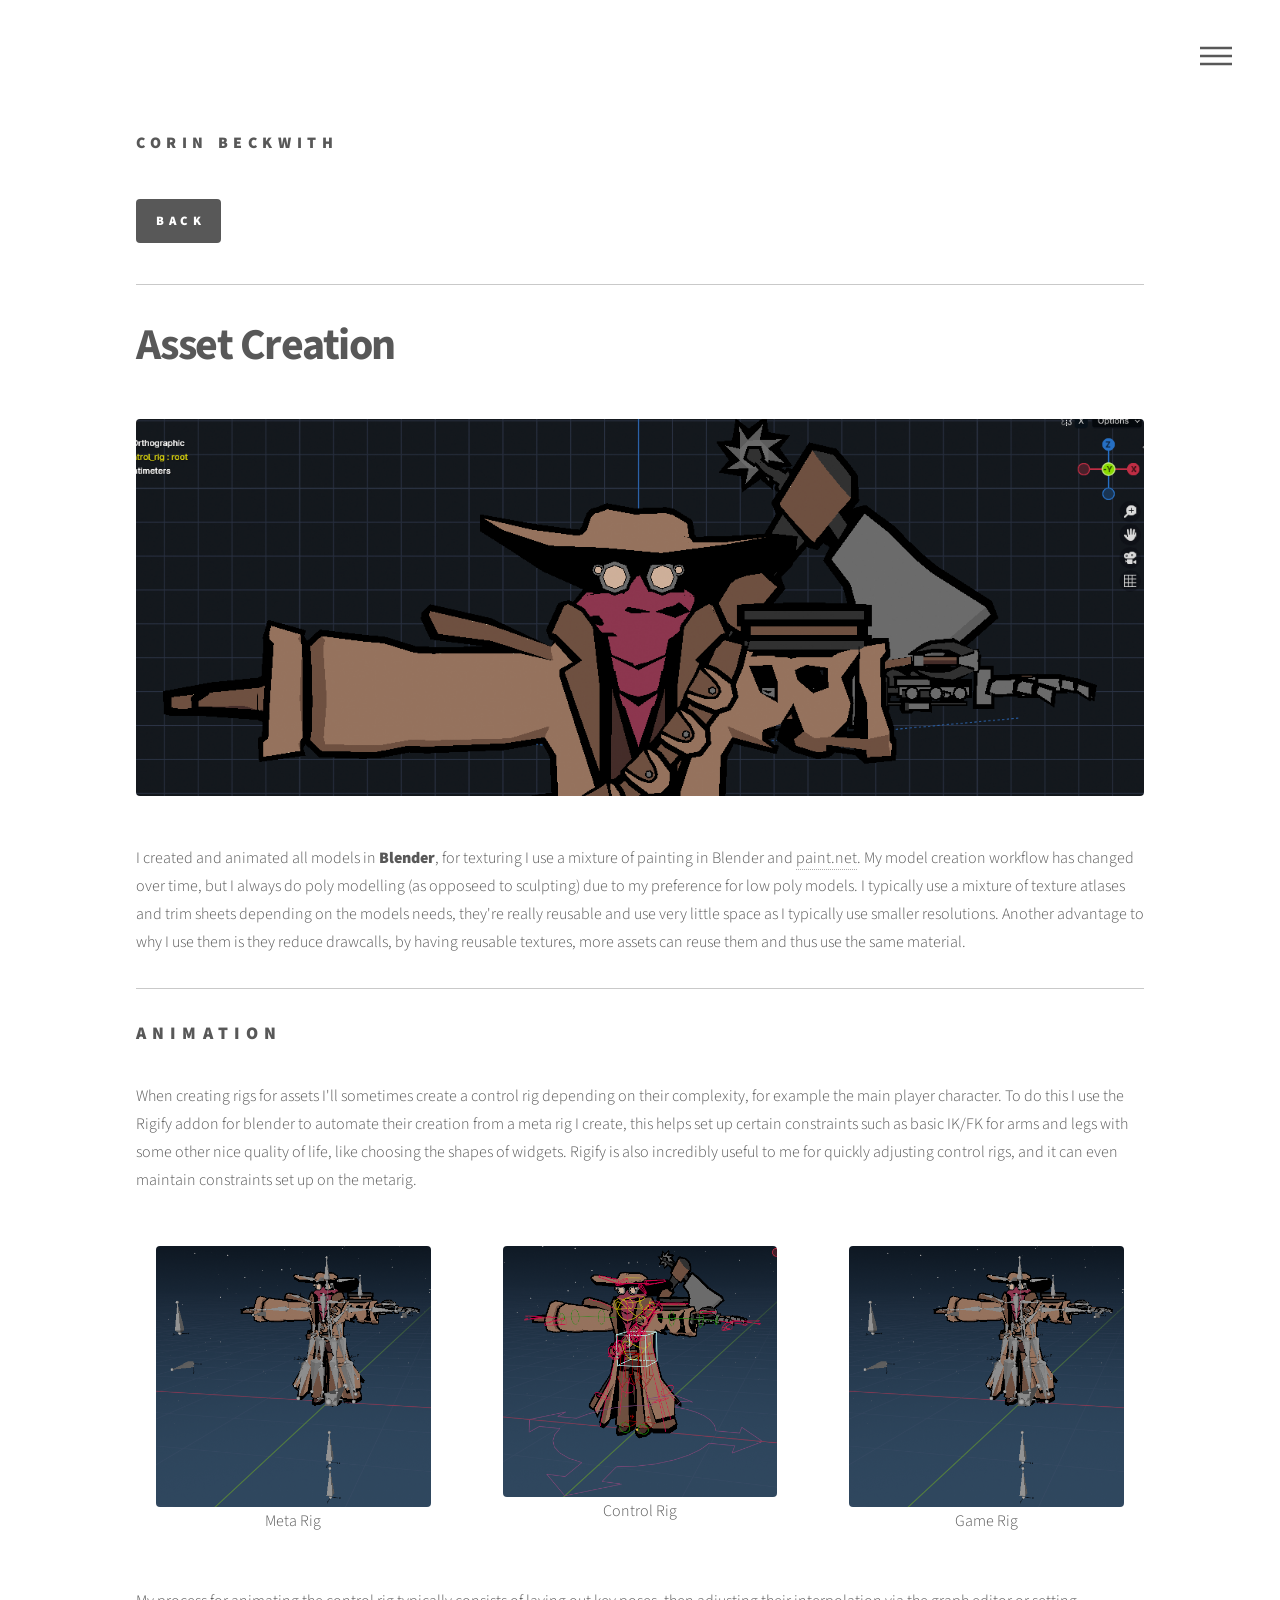
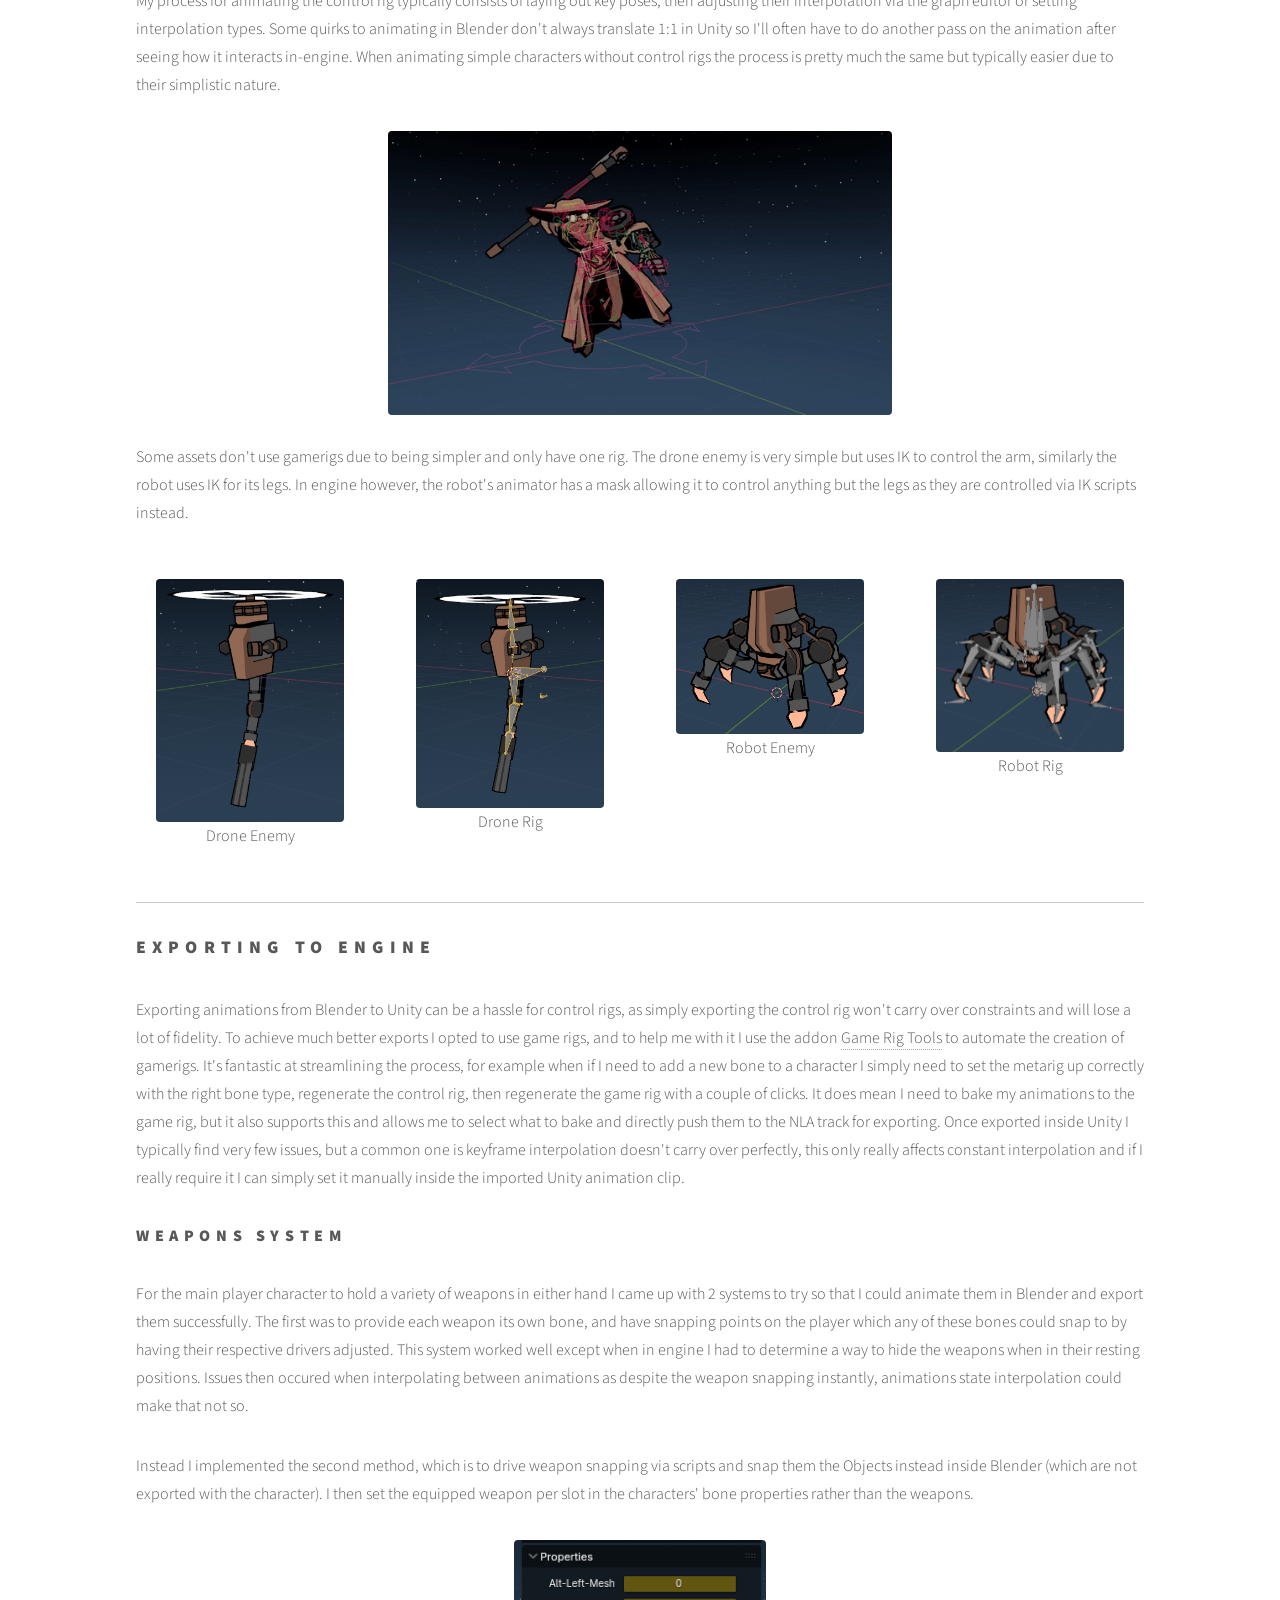
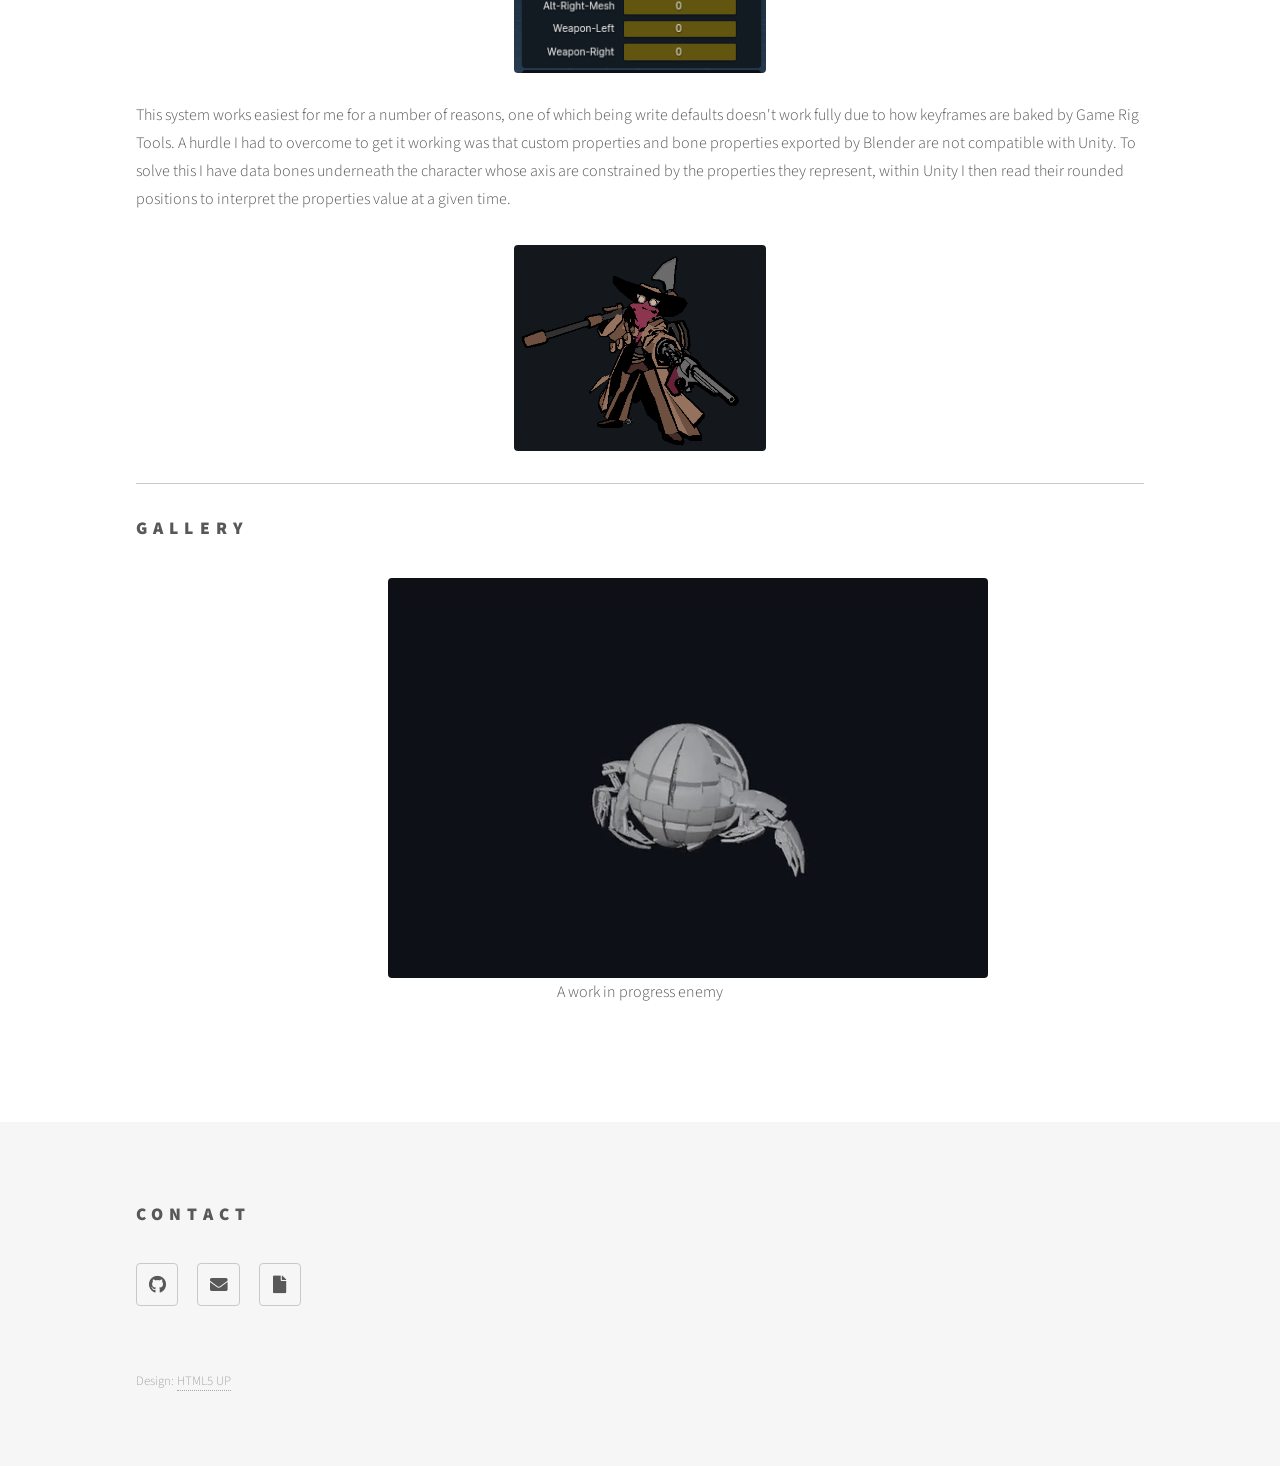
<file: ap_assetcreation.html>
<!DOCTYPE HTML>
<!--
	Phantom by HTML5 UP
	html5up.net | @ajlkn
	Free for personal and commercial use under the CCA 3.0 license (html5up.net/license)
-->
<html>
	<head>
		<title>Action Platformer - Asset Creation</title>
		<meta charset="utf-8" />
		<meta name="viewport" content="width=device-width, initial-scale=1, user-scalable=no" />
		<link rel="stylesheet" href="assets/css/main.css" />
		<noscript><link rel="stylesheet" href="assets/css/noscript.css" /></noscript>
	</head>
	<body class="is-preload">
		<!-- Wrapper -->
			<div id="wrapper">

				<!-- Header -->
				<header id="header">
					<div class="inner">

						<!-- Logo -->
							<a href="index.html" class="logo">
								<span class="title">Corin Beckwith</span>
							</a>

						<!-- Nav -->
							<nav>
								<ul>
									<li><a href="#menu">Menu</a></li>
								</ul>
							</nav>

					</div>
				</header>

				<!-- Menu -->
					<nav id="menu">
						<h2>Menu</h2>
						<ul>
							<li><a href="index.html">Home</a></li>
							<li><a href="project1.html">OpenGL Tree Generation</a></li>
							<li><a href="project2.html">Unity Action Platformer</a></li>
							<li><a href="project3.html">Unity Pixel Art Rendering</a></li>
						</ul>
					</nav>

				<!-- Main -->
					<div id="main">
						<div class="inner">
							<a href="project2.html#devinfo" class="button primary">Back</a>
							<hr />
							<h1>Asset Creation</h1>
							<span class="image main"><img src="images/asset_creation_banner.png" alt="" /></span>
							<p>
								I created and animated all models in <b>Blender</b>, for texturing I use a mixture of painting in Blender and <a href="https://www.getpaint.net/">paint.net</a>.
								My model creation workflow has changed over time, but I always do poly modelling (as opposeed to sculpting) due to my preference for low poly models.
								I typically use a mixture of texture atlases and trim sheets depending on the models needs, they're really reusable and use very little space as I typically use smaller resolutions.
								Another advantage to why I use them is they reduce drawcalls, by having reusable textures, more assets can reuse them and thus use the same material.
							</p>

							<hr />
							<h2>Animation</h2>
							<p>
								When creating rigs for assets I'll sometimes create a control rig depending on their complexity, for example the main player character.
								To do this I use the Rigify addon for blender to automate their creation from a meta rig I create, this helps set up certain constraints such as basic IK/FK for arms and legs with some other nice quality of life, like choosing the shapes of widgets.
								Rigify is also incredibly useful to me for quickly adjusting control rigs, and it can even maintain constraints set up on the metarig.
							</p>
							<div class="box alt">
								<div class="row gtr-uniform">
									<div class="col-4"><span class="image fit"><figure><img src="images/west_metarig.png" alt="" /><figcaption>Meta Rig</figcaption></figure></span></div>
									<div class="col-4"><span class="image fit"><figure><img src="images/west_rig.png" alt="" /><figcaption>Control Rig</figcaption></figure></span></div>
									<div class="col-4"><span class="image fit"><figure><img src="images/west_metarig.png" alt="" /><figcaption>Game Rig</figcaption></figure></span></div>
								</div>
							</div>
							<p>
								My process for animating the control rig typically consists of laying out key poses, then adjusting their interpolation via the graph editor or setting interpolation types.
								Some quirks to animating in Blender don't always translate 1:1 in Unity so I'll often have to do another pass on the animation after seeing how it interacts in-engine.
								When animating simple characters without control rigs the process is pretty much the same but typically easier due to their simplistic nature.
							</p>
							<img src="images/west_animation_example_rig.gif" class = "image center">
							<br>
							<p>
								Some assets don't use gamerigs due to being simpler and only have one rig. The drone enemy is very simple but uses IK to control the arm, similarly the robot uses IK for its legs.
								In engine however, the robot's animator has a mask allowing it to control anything but the legs as they are controlled via IK scripts instead.
							</p>
							<div class="box alt">
								<div class="row gtr-uniform">
									<div class="col-3"><span class="image fit"><figure><img src="images/drone.png" alt="" /><figcaption>Drone Enemy</figcaption></figure></span></div>
									<div class="col-3"><span class="image fit"><figure><img src="images/drone_rig.png" alt="" /><figcaption>Drone Rig</figcaption></figure></span></div>
									<div class="col-3"><span class="image fit"><figure><img src="images/Varmint.png" alt="" /><figcaption>Robot Enemy</figcaption></figure></span></div>
									<div class="col-3"><span class="image fit"><figure><img src="images/VarmintRig.png" alt="" /><figcaption>Robot Rig</figcaption></figure></span></div>
								</div>
							</div>

							<hr />
							<h2>Exporting to Engine</h2>
							<p>
								Exporting animations from Blender to Unity can be a hassle for control rigs, as simply exporting the control rig won't carry over constraints and will lose a lot of fidelity.
								To achieve much better exports I opted to use game rigs, and to help me with it I use the addon <a href="https://toshicg.gumroad.com/l/game_rig_tools">Game Rig Tools</a> to automate the creation of gamerigs.
								It's fantastic at streamlining the process, for example when if I need to add a new bone to a character I simply need to set the metarig up correctly with the right bone type, regenerate the control rig, then regenerate the game rig with a couple of clicks.
								It does mean I need to bake my animations to the game rig, but it also supports this and allows me to select what to bake and directly push them to the NLA track for exporting.
								Once exported inside Unity I typically find very few issues, but a common one is keyframe interpolation doesn't carry over perfectly, this only really affects constant interpolation and if I really require it I can simply set it manually inside the imported Unity animation clip.
							</p>
							<h3>Weapons System</h3>
							<p>
								For the main player character to hold a variety of weapons in either hand I came up with 2 systems to try so that I could animate them in Blender and export them successfully.
								The first was to provide each weapon its own bone, and have snapping points on the player which any of these bones could snap to by having their respective drivers adjusted.
								This system worked well except when in engine I had to determine a way to hide the weapons when in their resting positions.
								Issues then occured when interpolating between animations as despite the weapon snapping instantly, animations state interpolation could make that not so.
							</p>
							<p>
								Instead I implemented the second method, which is to drive weapon snapping via scripts and snap them the Objects instead inside Blender (which are not exported with the character).
								I then set the equipped weapon per slot in the characters' bone properties rather than the weapons.
							</p>
							<img src="images/weapon_properties.png" class = "image center small">
							<p>
								<br>
								This system works easiest for me for a number of reasons, one of which being write defaults doesn't work fully due to how keyframes are baked by Game Rig Tools.
								A hurdle I had to overcome to get it working was that custom properties and bone properties exported by Blender are not compatible with Unity.
								To solve this I have data bones underneath the character whose axis are constrained by the properties they represent, within Unity I then read their rounded positions to interpret the properties value at a given time.
							</p>
							<img src="images/west_weapon_example.png" class = "image center small">
							
							<hr/>
							<h2>Gallery</h2>
							<figure class = "image center">
								<img src="images/bojangles.gif">
								<figcaption>A work in progress enemy</figcaption>
							</figure>
								
						</div>
					</div>

				<!-- Footer -->
				<footer id="footer">
					<div class="inner">
						<section>
							<h2>Contact</h2>
							<ul class="icons">
								<li><a href="https://github.com/Spectrum73" class="icon brands style2 fa-github"><span class="label">GitHub</span></a></li>
								<li><a href="mailto: corinbeckwith@gmail.com" class="icon solid style2 fa-envelope"><span class="label">Email</span></a></li>
								<li><a href="https://www.linkedin.com/in/corin-beckwith-b2b0a7327/" class="icon solid style2 fa-file"><span class="label"></span></a></li>
							</ul>
						</section>
						<ul class="copyright">
							<li>Design: <a href="http://html5up.net">HTML5 UP</a></li>
						</ul>
					</div>
				</footer>

			</div>

		<!-- Scripts -->
			<script src="assets/js/jquery.min.js"></script>
			<script src="assets/js/browser.min.js"></script>
			<script src="assets/js/breakpoints.min.js"></script>
			<script src="assets/js/util.js"></script>
			<script src="assets/js/main.js"></script>

	</body>
</html>
</file>
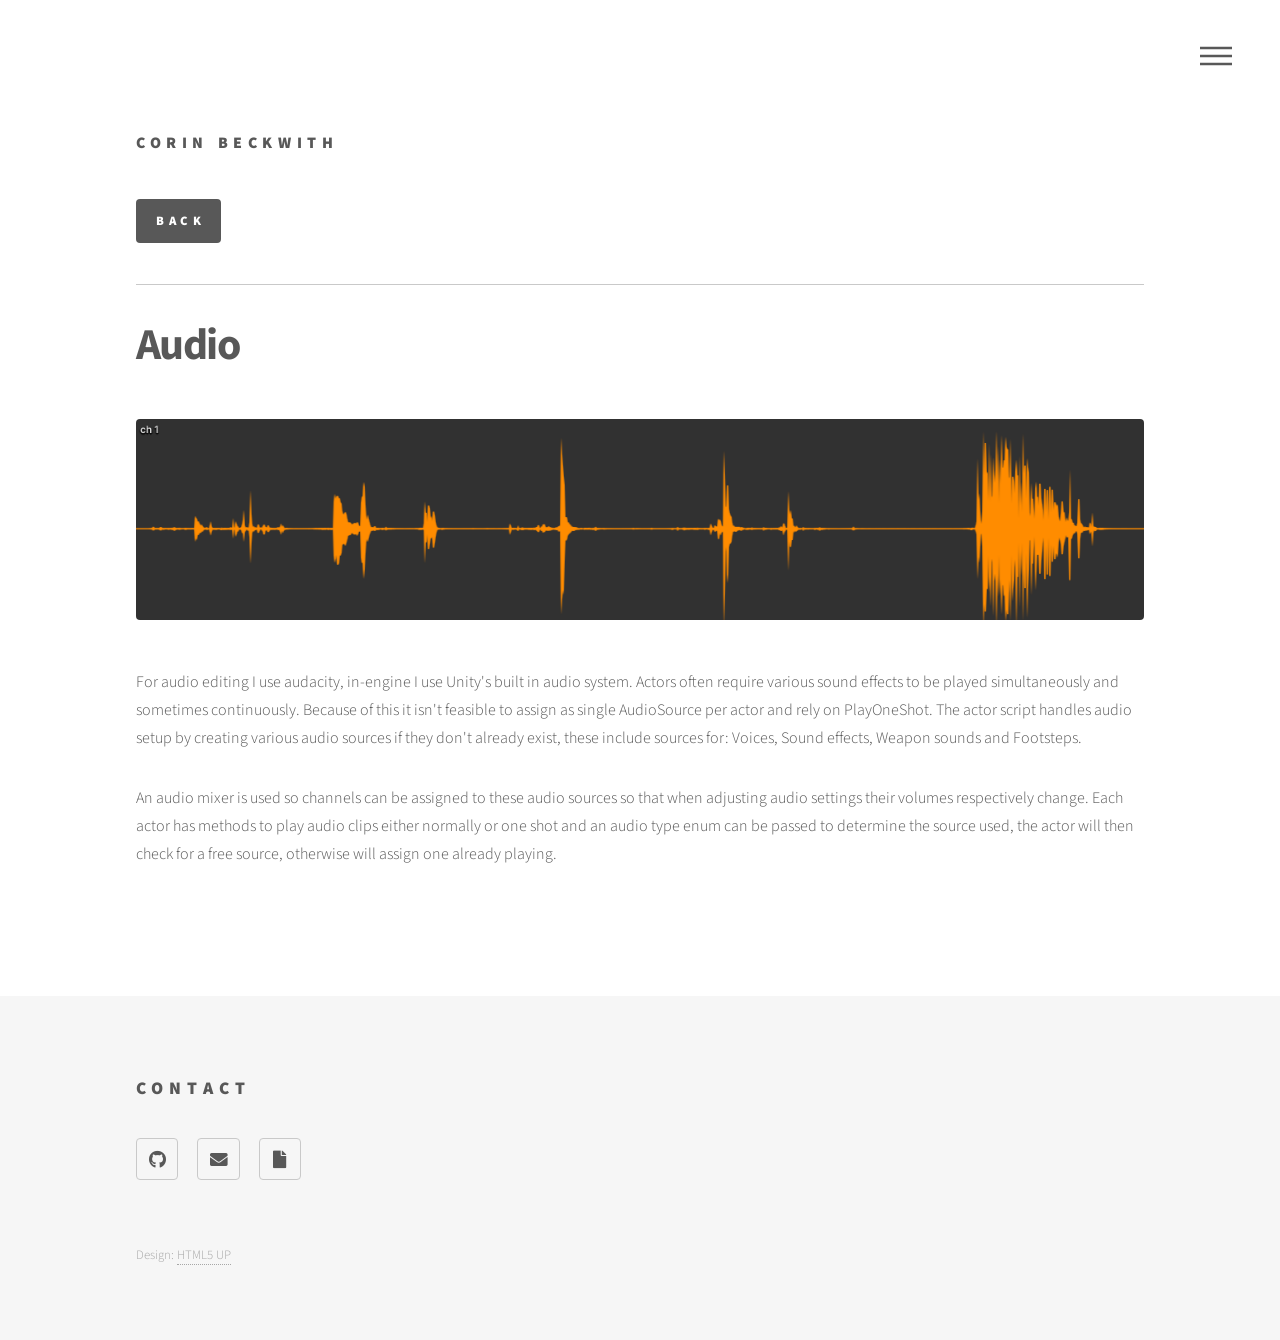
<file: ap_audio.html>
<!DOCTYPE HTML>
<!--
	Phantom by HTML5 UP
	html5up.net | @ajlkn
	Free for personal and commercial use under the CCA 3.0 license (html5up.net/license)
-->
<html>
	<head>
		<title>Action Platformer - Audio</title>
		<meta charset="utf-8" />
		<meta name="viewport" content="width=device-width, initial-scale=1, user-scalable=no" />
		<link rel="stylesheet" href="assets/css/main.css" />
		<noscript><link rel="stylesheet" href="assets/css/noscript.css" /></noscript>
	</head>
	<body class="is-preload">
		<!-- Wrapper -->
			<div id="wrapper">

				<!-- Header -->
				<header id="header">
					<div class="inner">

						<!-- Logo -->
							<a href="index.html" class="logo">
								<span class="title">Corin Beckwith</span>
							</a>

						<!-- Nav -->
							<nav>
								<ul>
									<li><a href="#menu">Menu</a></li>
								</ul>
							</nav>

					</div>
				</header>

				<!-- Menu -->
					<nav id="menu">
						<h2>Menu</h2>
						<ul>
							<li><a href="index.html">Home</a></li>
							<li><a href="project1.html">OpenGL Tree Generation</a></li>
							<li><a href="project2.html">Unity Action Platformer</a></li>
							<li><a href="project3.html">Unity Pixel Art Rendering</a></li>
						</ul>
					</nav>

				<!-- Main -->
					<div id="main">
						<div class="inner">
							<a href="project2.html#devinfo" class="button primary">Back</a>
							<hr />
							<h1>Audio</h1>
							<span class="image main"><img src="images/ap_audio_banner.png" alt="" /></span>

							<p>
								For audio editing I use audacity, in-engine I use Unity's built in audio system. 
								Actors often require various sound effects to be played simultaneously and sometimes continuously. Because of this it isn't feasible to assign as single AudioSource per actor and rely on PlayOneShot.
								The actor script handles audio setup by creating various audio sources if they don't already exist, these include sources for: Voices, Sound effects, Weapon sounds and Footsteps.
							</p>
							<p>
								An audio mixer is used so channels can be assigned to these audio sources so that when adjusting audio settings their volumes respectively change.
								Each actor has methods to play audio clips either normally or one shot and an audio type enum can be passed to determine the source used, the actor will then check for a free source, otherwise will assign one already playing.
							</p>

						</div>
					</div>

				<!-- Footer -->
				<footer id="footer">
					<div class="inner">
						<section>
							<h2>Contact</h2>
							<ul class="icons">
								<li><a href="https://github.com/Spectrum73" class="icon brands style2 fa-github"><span class="label">GitHub</span></a></li>
								<li><a href="mailto: corinbeckwith@gmail.com" class="icon solid style2 fa-envelope"><span class="label">Email</span></a></li>
								<li><a href="https://www.linkedin.com/in/corin-beckwith-b2b0a7327/" class="icon solid style2 fa-file"><span class="label"></span></a></li>
							</ul>
						</section>
						<ul class="copyright">
							<li>Design: <a href="http://html5up.net">HTML5 UP</a></li>
						</ul>
					</div>
				</footer>

			</div>

		<!-- Scripts -->
			<script src="assets/js/jquery.min.js"></script>
			<script src="assets/js/browser.min.js"></script>
			<script src="assets/js/breakpoints.min.js"></script>
			<script src="assets/js/util.js"></script>
			<script src="assets/js/main.js"></script>

	</body>
</html>
</file>
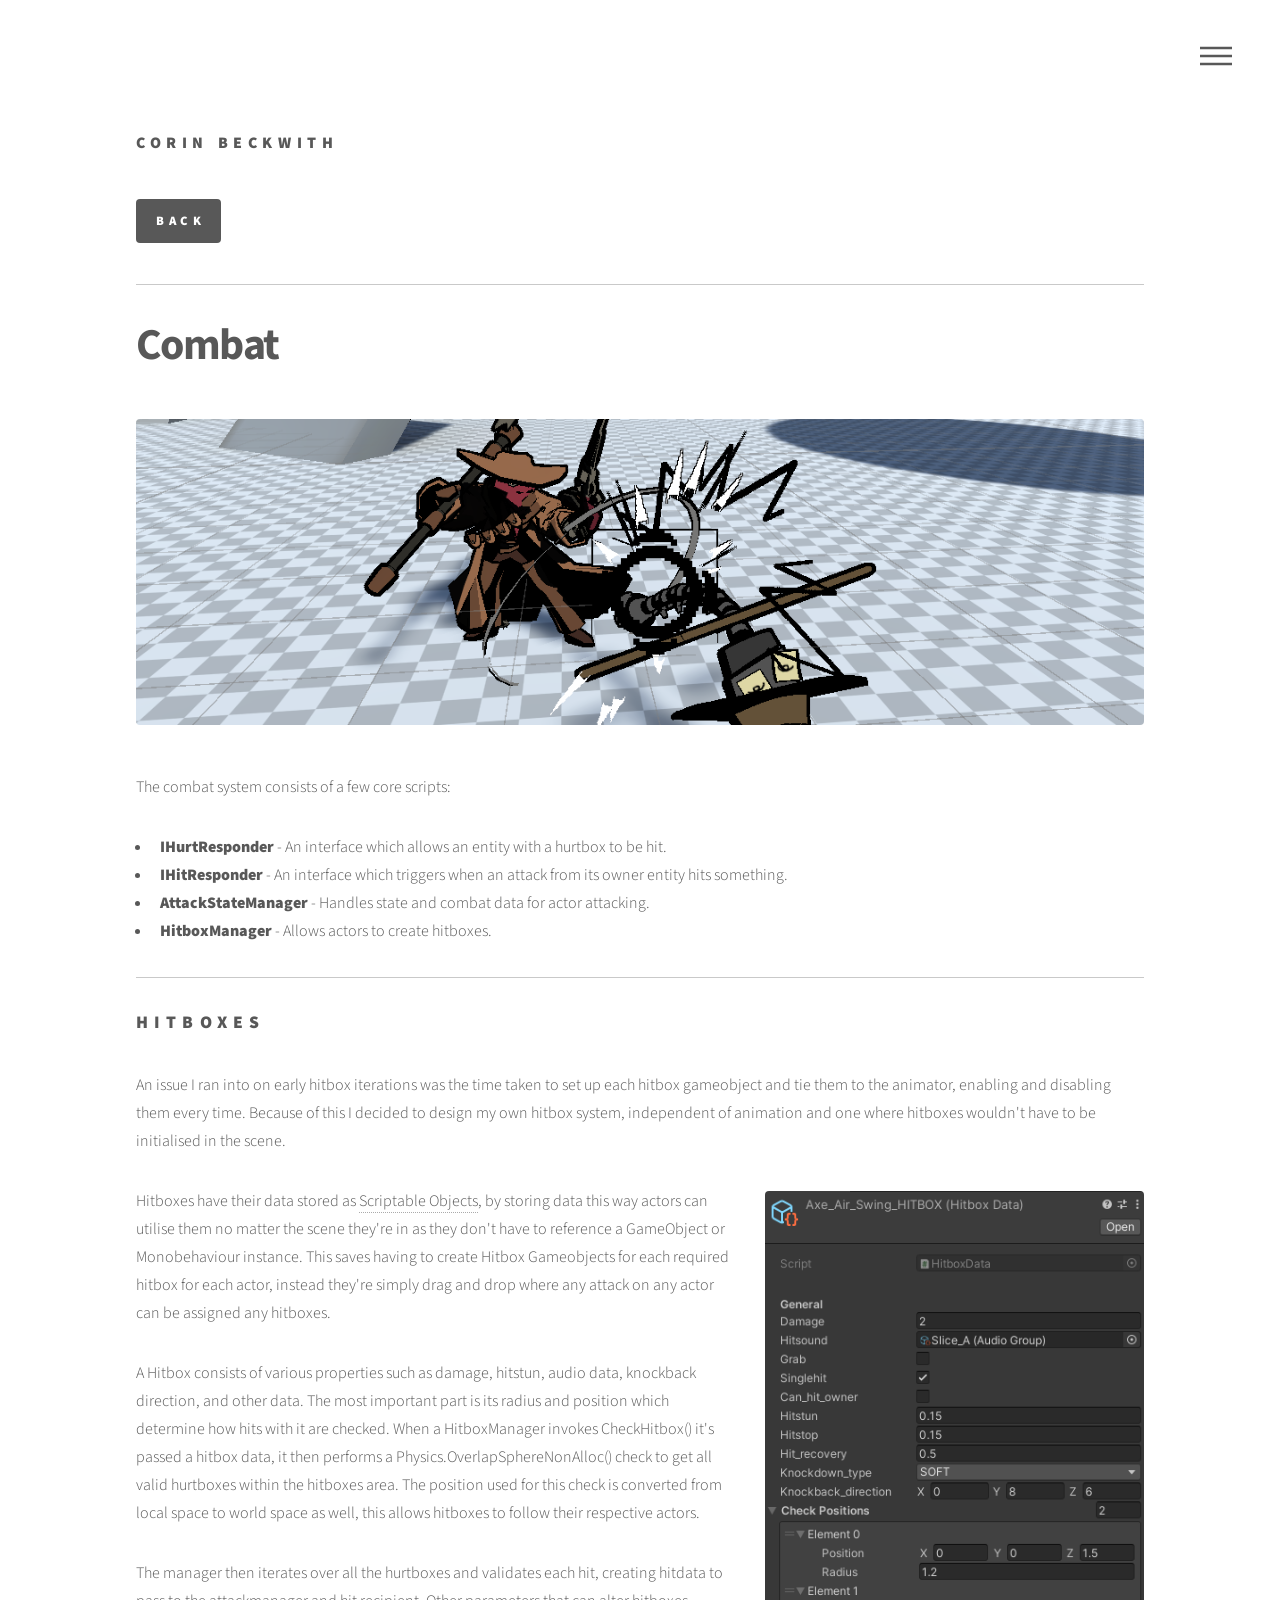
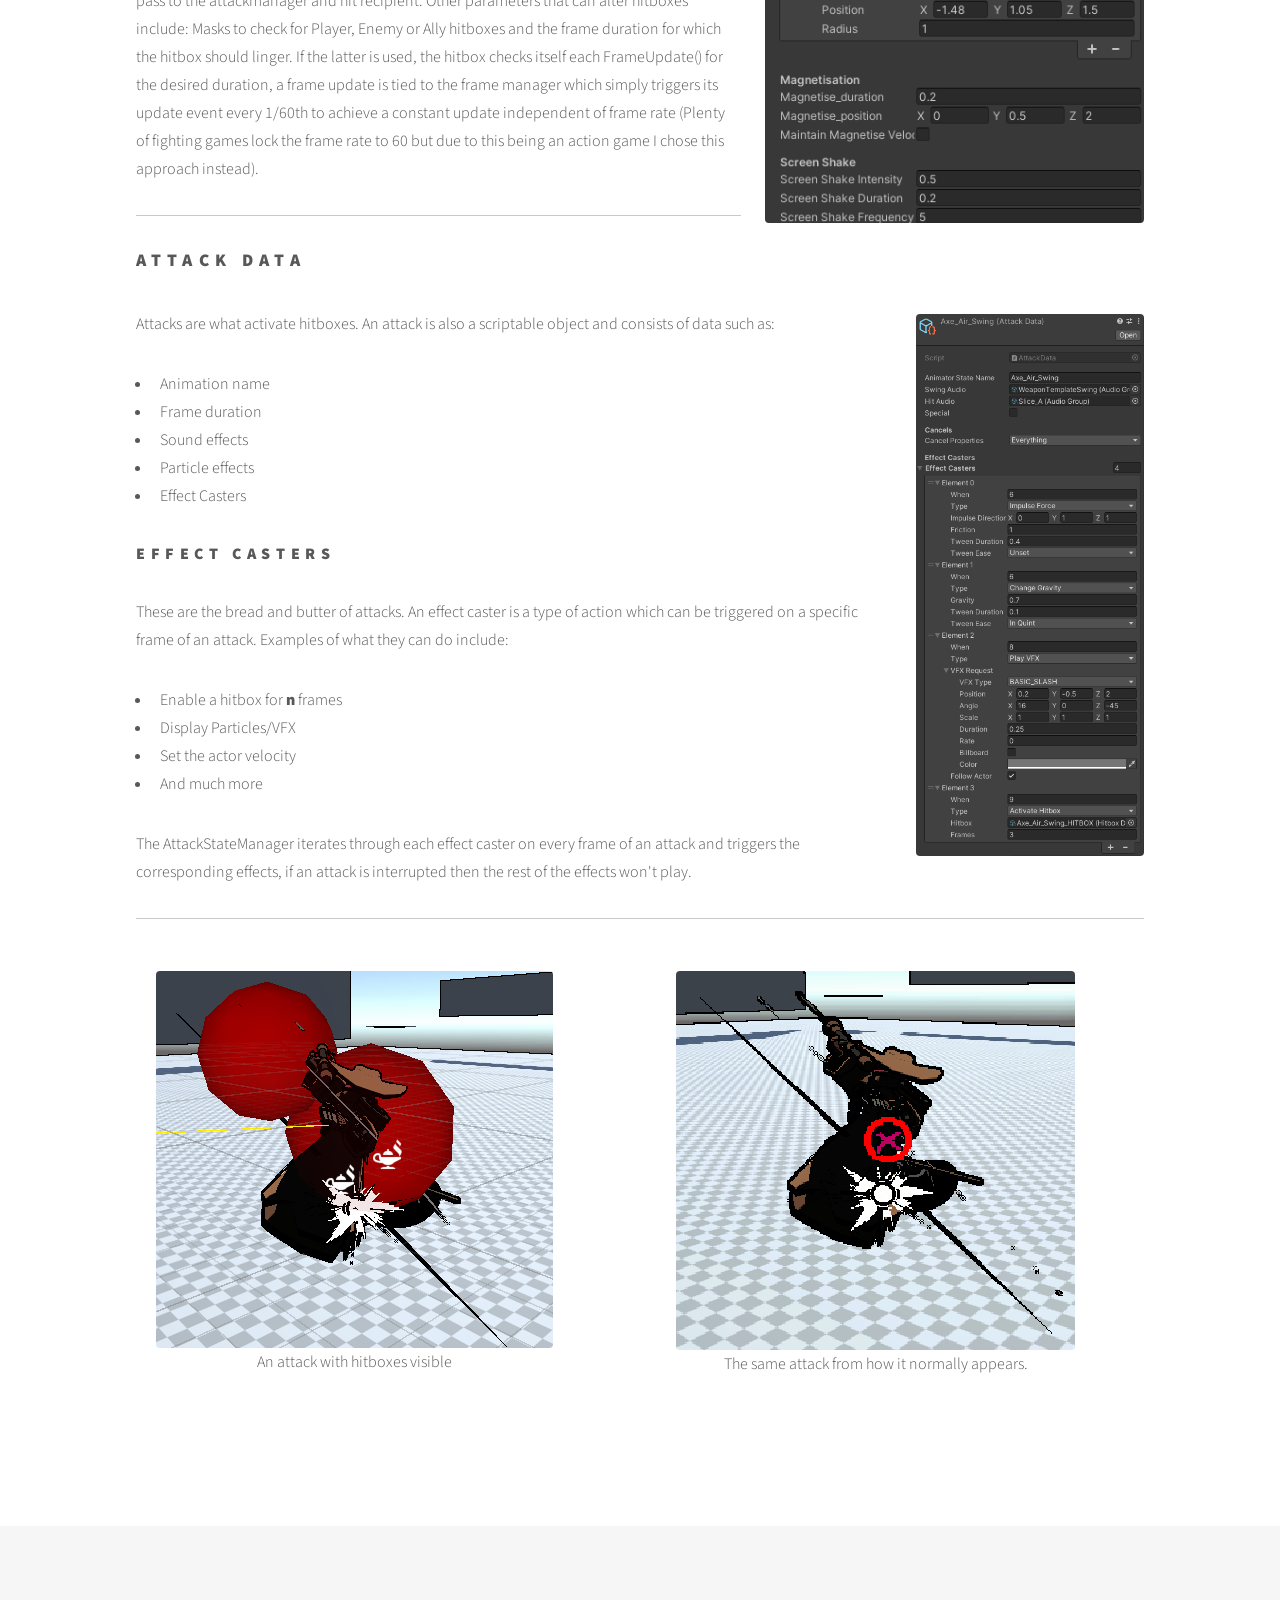
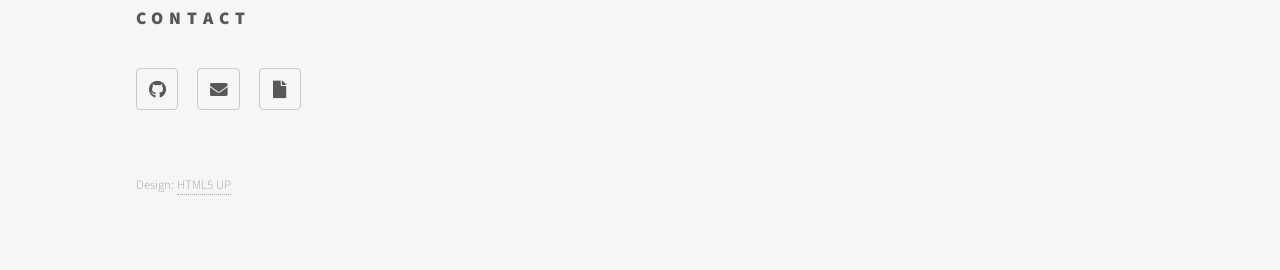
<file: ap_combat.html>
<!DOCTYPE HTML>
<!--
	Phantom by HTML5 UP
	html5up.net | @ajlkn
	Free for personal and commercial use under the CCA 3.0 license (html5up.net/license)
-->
<html>
	<head>
		<title>Action Platformer - Combat</title>
		<meta charset="utf-8" />
		<meta name="viewport" content="width=device-width, initial-scale=1, user-scalable=no" />
		<link rel="stylesheet" href="assets/css/main.css" />
		<noscript><link rel="stylesheet" href="assets/css/noscript.css" /></noscript>
	</head>
	<body class="is-preload">
		<!-- Wrapper -->
			<div id="wrapper">

				<!-- Header -->
				<header id="header">
					<div class="inner">

						<!-- Logo -->
							<a href="index.html" class="logo">
								<span class="title">Corin Beckwith</span>
							</a>

						<!-- Nav -->
							<nav>
								<ul>
									<li><a href="#menu">Menu</a></li>
								</ul>
							</nav>

					</div>
				</header>

				<!-- Menu -->
					<nav id="menu">
						<h2>Menu</h2>
						<ul>
							<li><a href="index.html">Home</a></li>
							<li><a href="project1.html">OpenGL Tree Generation</a></li>
							<li><a href="project2.html">Unity Action Platformer</a></li>
							<li><a href="project3.html">Unity Pixel Art Rendering</a></li>
						</ul>
					</nav>

				<!-- Main -->
					<div id="main">
						<div class="inner">
							<a href="project2.html#devinfo" class="button primary">Back</a>
							<hr />
							<h1>Combat</h1>
							<span class="image main"><img src="images/ap_combat_banner.png" alt="" /></span>
							<p>
								The combat system consists of a few core scripts:
								<ul>
									<li><b>IHurtResponder</b> - An interface which allows an entity with a hurtbox to be hit.</li>
									<li><b>IHitResponder</b> - An interface which triggers when an attack from its owner entity hits something.</li>
									<li><b>AttackStateManager</b> - Handles state and combat data for actor attacking.</li>
									<li><b>HitboxManager</b> - Allows actors to create hitboxes.</li>
								</ul>
							</p>

							<hr/>
							<h2>Hitboxes</h2>
							<p>
								An issue I ran into on early hitbox iterations was the time taken to set up each hitbox gameobject and tie them to the animator, enabling and disabling them every time.
								Because of this I decided to design my own hitbox system, independent of animation and one where hitboxes wouldn't have to be initialised in the scene.
							</p>
							<p>
								<span class="image right"><img src="images/hitbox_SO.png" /></span>
								Hitboxes have their data stored as <a href="https://docs.unity3d.com/Manual/class-ScriptableObject.html">Scriptable Objects</a>, by storing data this way actors can utilise them no matter the scene they're in as they don't have to reference a GameObject or Monobehaviour instance.
								This saves having to create Hitbox Gameobjects for each required hitbox for each actor, instead they're simply drag and drop where any attack on any actor can be assigned any hitboxes.
							</p>
							<p>
								A Hitbox consists of various properties such as damage, hitstun, audio data, knockback direction, and other data. The most important part is its radius and position which determine how hits with it are checked.
								When a HitboxManager invokes CheckHitbox() it's passed a hitbox data, it then performs a Physics.OverlapSphereNonAlloc() check to get all valid hurtboxes within the hitboxes area.
								The position used for this check is converted from local space to world space as well, this allows hitboxes to follow their respective actors.
							</p>
							<p>
								The manager then iterates over all the hurtboxes and validates each hit, creating hitdata to pass to the attackmanager and hit recipient.
								Other parameters that can alter hitboxes include: Masks to check for Player, Enemy or Ally hitboxes and the frame duration for which the hitbox should linger.
								If the latter is used, the hitbox checks itself each FrameUpdate() for the desired duration, a frame update is tied to the frame manager which simply triggers its update event every 1/60th to achieve a constant update independent of frame rate (Plenty of fighting games lock the frame rate to 60 but due to this being an action game I chose this approach instead).
							</p>

							<hr/>
							<h2>Attack Data</h2>
							<p>
								<span class="image right small"><img src="images/attack_data_SO.png" /></span>
								Attacks are what activate hitboxes. An attack is also a scriptable object and consists of data such as:
								<ul>
									<li>Animation name</li>
									<li>Frame duration</li>
									<li>Sound effects</li>
									<li>Particle effects</li>
									<li>Effect Casters</li>
								</ul>
							</p>
							<h3>Effect Casters</h3>
							<p>
								These are the bread and butter of attacks. An effect caster is a type of action which can be triggered on a specific frame of an attack.
								Examples of what they can do include:
								<ul>
									<li>Enable a hitbox for <b>n</b> frames</li>
									<li>Display Particles/VFX</li>
									<li>Set the actor velocity</li>
									<li>And much more</li>
								</ul>
								The AttackStateManager iterates through each effect caster on every frame of an attack and triggers the corresponding effects, if an attack is interrupted then the rest of the effects won't play.
							</p>

							<hr/>
							<div class="box alt">
								<div class="row gtr-uniform">
									<div class="col-6"><span class="image fit"><figure><img src="images/ap_hitbox_preview.png" alt="" /><figcaption>An attack with hitboxes visible</figcaption></figure></span></div>
									<div class="col-6"><span class="image fit"><figure><img src="images/ap_hitbox_preview_nohitbox.png" alt="" /><figcaption>The same attack from how it normally appears.</figcaption></figure></span></div>
								</div>
							</div>
						</div>
					</div>

				<!-- Footer -->
				<footer id="footer">
					<div class="inner">
						<section>
							<h2>Contact</h2>
							<ul class="icons">
								<li><a href="https://github.com/Spectrum73" class="icon brands style2 fa-github"><span class="label">GitHub</span></a></li>
								<li><a href="mailto: corinbeckwith@gmail.com" class="icon solid style2 fa-envelope"><span class="label">Email</span></a></li>
								<li><a href="https://www.linkedin.com/in/corin-beckwith-b2b0a7327/" class="icon solid style2 fa-file"><span class="label"></span></a></li>
							</ul>
						</section>
						<ul class="copyright">
							<li>Design: <a href="http://html5up.net">HTML5 UP</a></li>
						</ul>
					</div>
				</footer>

			</div>

		<!-- Scripts -->
			<script src="assets/js/jquery.min.js"></script>
			<script src="assets/js/browser.min.js"></script>
			<script src="assets/js/breakpoints.min.js"></script>
			<script src="assets/js/util.js"></script>
			<script src="assets/js/main.js"></script>

	</body>
</html>
</file>
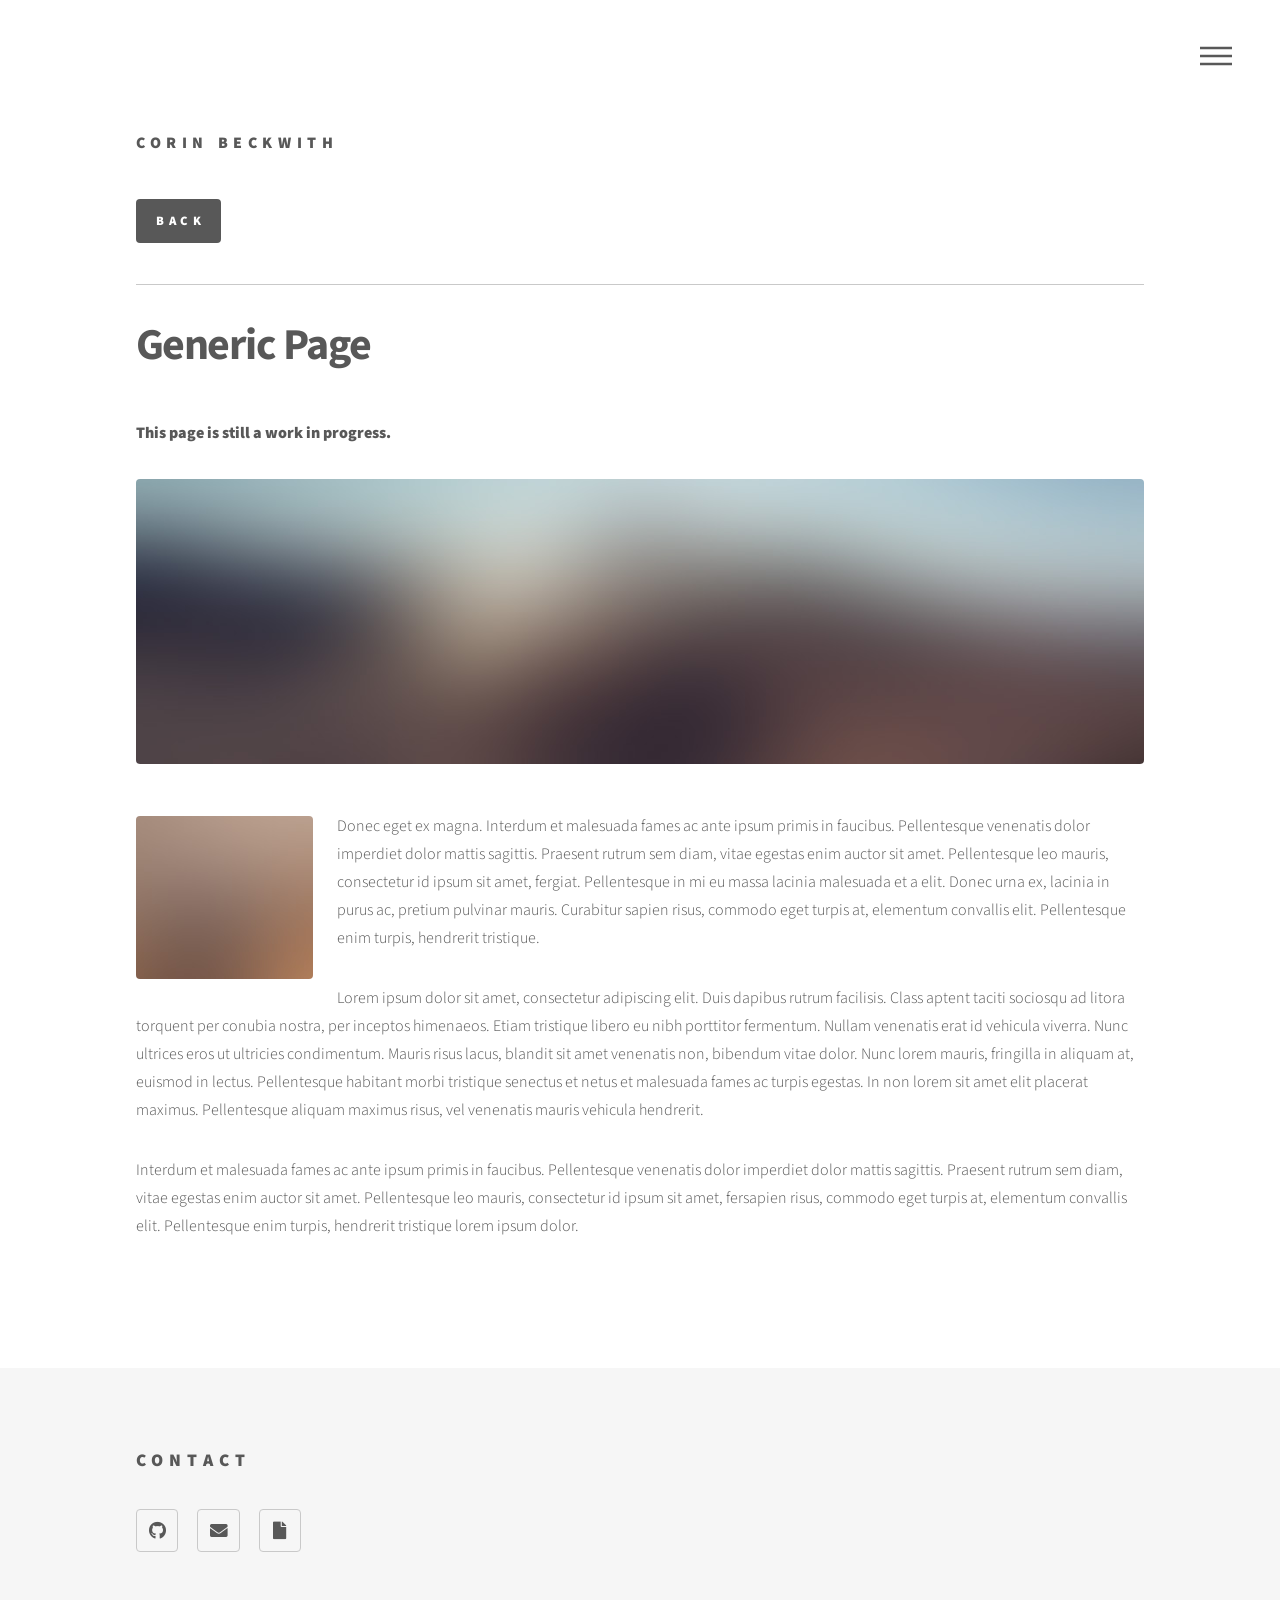
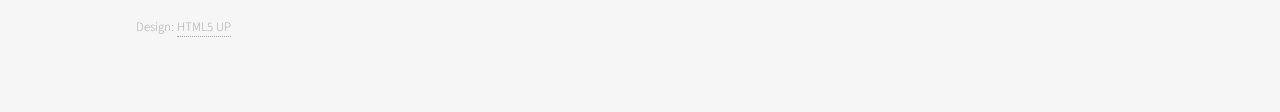
<file: ap_generic.html>
<!DOCTYPE HTML>
<!--
	Phantom by HTML5 UP
	html5up.net | @ajlkn
	Free for personal and commercial use under the CCA 3.0 license (html5up.net/license)
-->
<html>
	<head>
		<title>Generic</title>
		<meta charset="utf-8" />
		<meta name="viewport" content="width=device-width, initial-scale=1, user-scalable=no" />
		<link rel="stylesheet" href="assets/css/main.css" />
		<noscript><link rel="stylesheet" href="assets/css/noscript.css" /></noscript>
	</head>
	<body class="is-preload">
		<!-- Wrapper -->
			<div id="wrapper">

				<!-- Header -->
				<header id="header">
					<div class="inner">

						<!-- Logo -->
							<a href="index.html" class="logo">
								<span class="title">Corin Beckwith</span>
							</a>

						<!-- Nav -->
							<nav>
								<ul>
									<li><a href="#menu">Menu</a></li>
								</ul>
							</nav>

					</div>
				</header>

				<!-- Menu -->
					<nav id="menu">
						<h2>Menu</h2>
						<ul>
							<li><a href="index.html">Home</a></li>
							<li><a href="project1.html">OpenGL Tree Generation</a></li>
							<li><a href="project2.html">Unity Action Platformer</a></li>
							<li><a href="project3.html">Unity Pixel Art Rendering</a></li>
						</ul>
					</nav>

				<!-- Main -->
					<div id="main">
						<div class="inner">
							<a href="project2.html#devinfo" class="button primary">Back</a>
							<hr />
							<h1>Generic Page</h1>
							<p><b>This page is still a work in progress.</b></p>
							<span class="image main"><img src="images/pic13.jpg" alt="" /></span>
							<p><span class="image left"><img src="images/pic14.jpg" alt="" /></span>Donec eget ex magna. Interdum et malesuada fames ac ante ipsum primis in faucibus. Pellentesque venenatis dolor imperdiet dolor mattis sagittis. Praesent rutrum sem diam, vitae egestas enim auctor sit amet. Pellentesque leo mauris, consectetur id ipsum sit amet, fergiat. Pellentesque in mi eu massa lacinia malesuada et a elit. Donec urna ex, lacinia in purus ac, pretium pulvinar mauris. Curabitur sapien risus, commodo eget turpis at, elementum convallis elit. Pellentesque enim turpis, hendrerit tristique.</p>
							<p>Lorem ipsum dolor sit amet, consectetur adipiscing elit. Duis dapibus rutrum facilisis. Class aptent taciti sociosqu ad litora torquent per conubia nostra, per inceptos himenaeos. Etiam tristique libero eu nibh porttitor fermentum. Nullam venenatis erat id vehicula viverra. Nunc ultrices eros ut ultricies condimentum. Mauris risus lacus, blandit sit amet venenatis non, bibendum vitae dolor. Nunc lorem mauris, fringilla in aliquam at, euismod in lectus. Pellentesque habitant morbi tristique senectus et netus et malesuada fames ac turpis egestas. In non lorem sit amet elit placerat maximus. Pellentesque aliquam maximus risus, vel venenatis mauris vehicula hendrerit.</p>
							<p>Interdum et malesuada fames ac ante ipsum primis in faucibus. Pellentesque venenatis dolor imperdiet dolor mattis sagittis. Praesent rutrum sem diam, vitae egestas enim auctor sit amet. Pellentesque leo mauris, consectetur id ipsum sit amet, fersapien risus, commodo eget turpis at, elementum convallis elit. Pellentesque enim turpis, hendrerit tristique lorem ipsum dolor.</p>
						</div>
					</div>

				<!-- Footer -->
				<footer id="footer">
					<div class="inner">
						<section>
							<h2>Contact</h2>
							<ul class="icons">
								<li><a href="https://github.com/Spectrum73" class="icon brands style2 fa-github"><span class="label">GitHub</span></a></li>
								<li><a href="mailto: corinbeckwith@gmail.com" class="icon solid style2 fa-envelope"><span class="label">Email</span></a></li>
								<li><a href="https://www.linkedin.com/in/corin-beckwith-b2b0a7327/" class="icon solid style2 fa-file"><span class="label"></span></a></li>
							</ul>
						</section>
						<ul class="copyright">
							<li>Design: <a href="http://html5up.net">HTML5 UP</a></li>
						</ul>
					</div>
				</footer>

			</div>

		<!-- Scripts -->
			<script src="assets/js/jquery.min.js"></script>
			<script src="assets/js/browser.min.js"></script>
			<script src="assets/js/breakpoints.min.js"></script>
			<script src="assets/js/util.js"></script>
			<script src="assets/js/main.js"></script>

	</body>
</html>
</file>
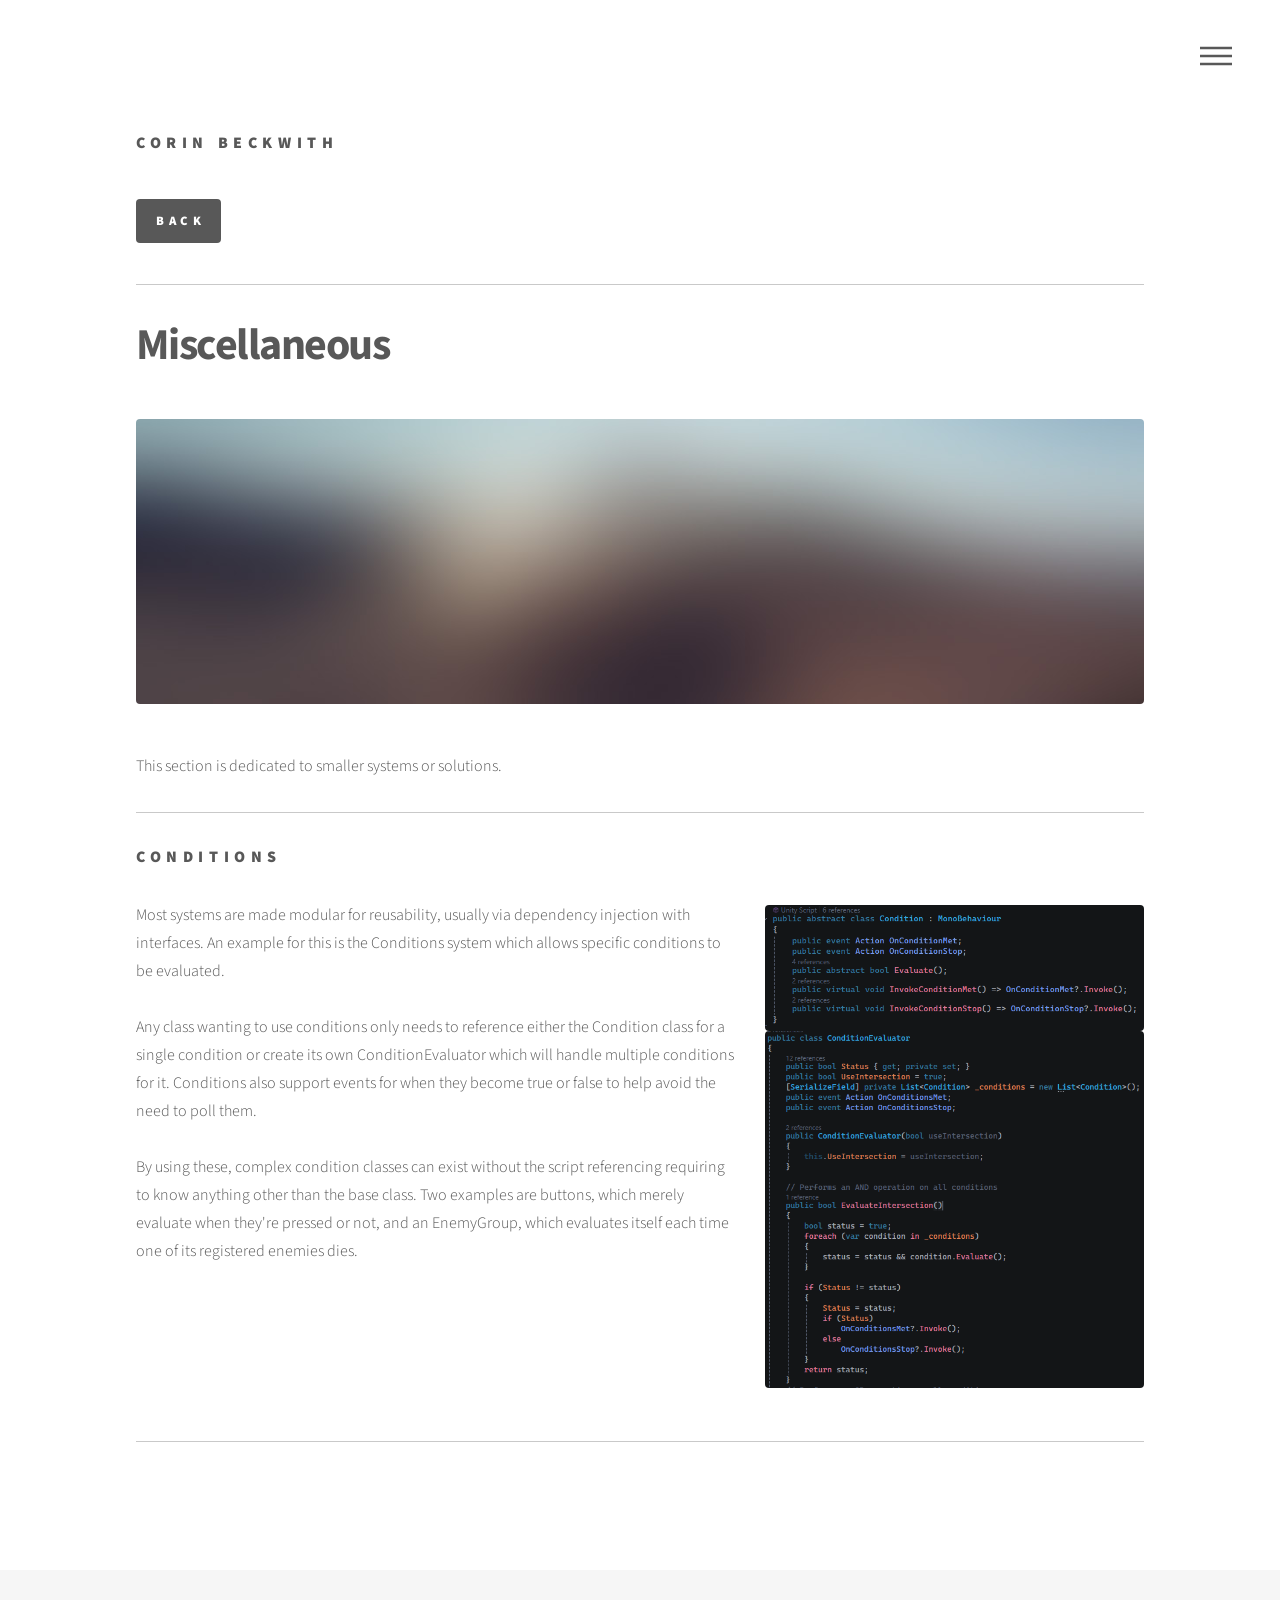
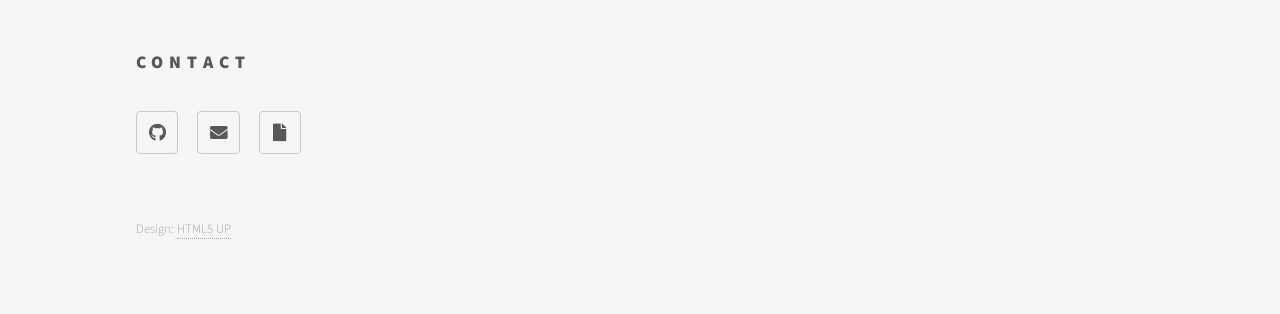
<file: ap_misc.html>
<!DOCTYPE HTML>
<!--
	Phantom by HTML5 UP
	html5up.net | @ajlkn
	Free for personal and commercial use under the CCA 3.0 license (html5up.net/license)
-->
<html>
	<head>
		<title>Action Platformer - Misc</title>
		<meta charset="utf-8" />
		<meta name="viewport" content="width=device-width, initial-scale=1, user-scalable=no" />
		<link rel="stylesheet" href="assets/css/main.css" />
		<noscript><link rel="stylesheet" href="assets/css/noscript.css" /></noscript>
	</head>
	<body class="is-preload">
		<!-- Wrapper -->
			<div id="wrapper">

				<!-- Header -->
				<header id="header">
					<div class="inner">

						<!-- Logo -->
							<a href="index.html" class="logo">
								<span class="title">Corin Beckwith</span>
							</a>

						<!-- Nav -->
							<nav>
								<ul>
									<li><a href="#menu">Menu</a></li>
								</ul>
							</nav>

					</div>
				</header>

				<!-- Menu -->
					<nav id="menu">
						<h2>Menu</h2>
						<ul>
							<li><a href="index.html">Home</a></li>
							<li><a href="project1.html">OpenGL Tree Generation</a></li>
							<li><a href="project2.html">Unity Action Platformer</a></li>
							<li><a href="project3.html">Unity Pixel Art Rendering</a></li>
						</ul>
					</nav>

				<!-- Main -->
					<div id="main">
						<div class="inner">
							<a href="project2.html#devinfo" class="button primary">Back</a>
							<hr />
							<h1>Miscellaneous</h1>
							<span class="image main"><img src="images/pic13.jpg" alt="" /></span>
							<p>This section is dedicated to smaller systems or solutions.</p>
							<hr />
							<h3>Conditions</h3>
							<p>
								<span class="image right"><img src="images/condition_base.png" alt="" />
								<img src="images/evaluate_intersection.png" alt="" /></span>
								Most systems are made modular for reusability, usually via dependency injection with interfaces. 
								An example for this is the Conditions system which allows specific conditions to be evaluated.
								<br><br>
								Any class wanting to use conditions only needs to reference either the Condition class for a single condition or create its own ConditionEvaluator which will handle multiple conditions for it.
								Conditions also support events for when they become true or false to help avoid the need to poll them.
								<br><br>
								By using these, complex condition classes can exist without the script referencing requiring to know anything other than the base class.
								Two examples are buttons, which merely evaluate when they're pressed or not, and an EnemyGroup, which evaluates itself each time one of its registered enemies dies.
							</p>
							<br><br><br><br>
							<hr/>
							
						</div>
					</div>

				<!-- Footer -->
				<footer id="footer">
					<div class="inner">
						<section>
							<h2>Contact</h2>
							<ul class="icons">
								<li><a href="https://github.com/Spectrum73" class="icon brands style2 fa-github"><span class="label">GitHub</span></a></li>
								<li><a href="mailto: corinbeckwith@gmail.com" class="icon solid style2 fa-envelope"><span class="label">Email</span></a></li>
								<li><a href="https://www.linkedin.com/in/corin-beckwith-b2b0a7327/" class="icon solid style2 fa-file"><span class="label"></span></a></li>
							</ul>
						</section>
						<ul class="copyright">
							<li>Design: <a href="http://html5up.net">HTML5 UP</a></li>
						</ul>
					</div>
				</footer>

			</div>

		<!-- Scripts -->
			<script src="assets/js/jquery.min.js"></script>
			<script src="assets/js/browser.min.js"></script>
			<script src="assets/js/breakpoints.min.js"></script>
			<script src="assets/js/util.js"></script>
			<script src="assets/js/main.js"></script>

	</body>
</html>
</file>
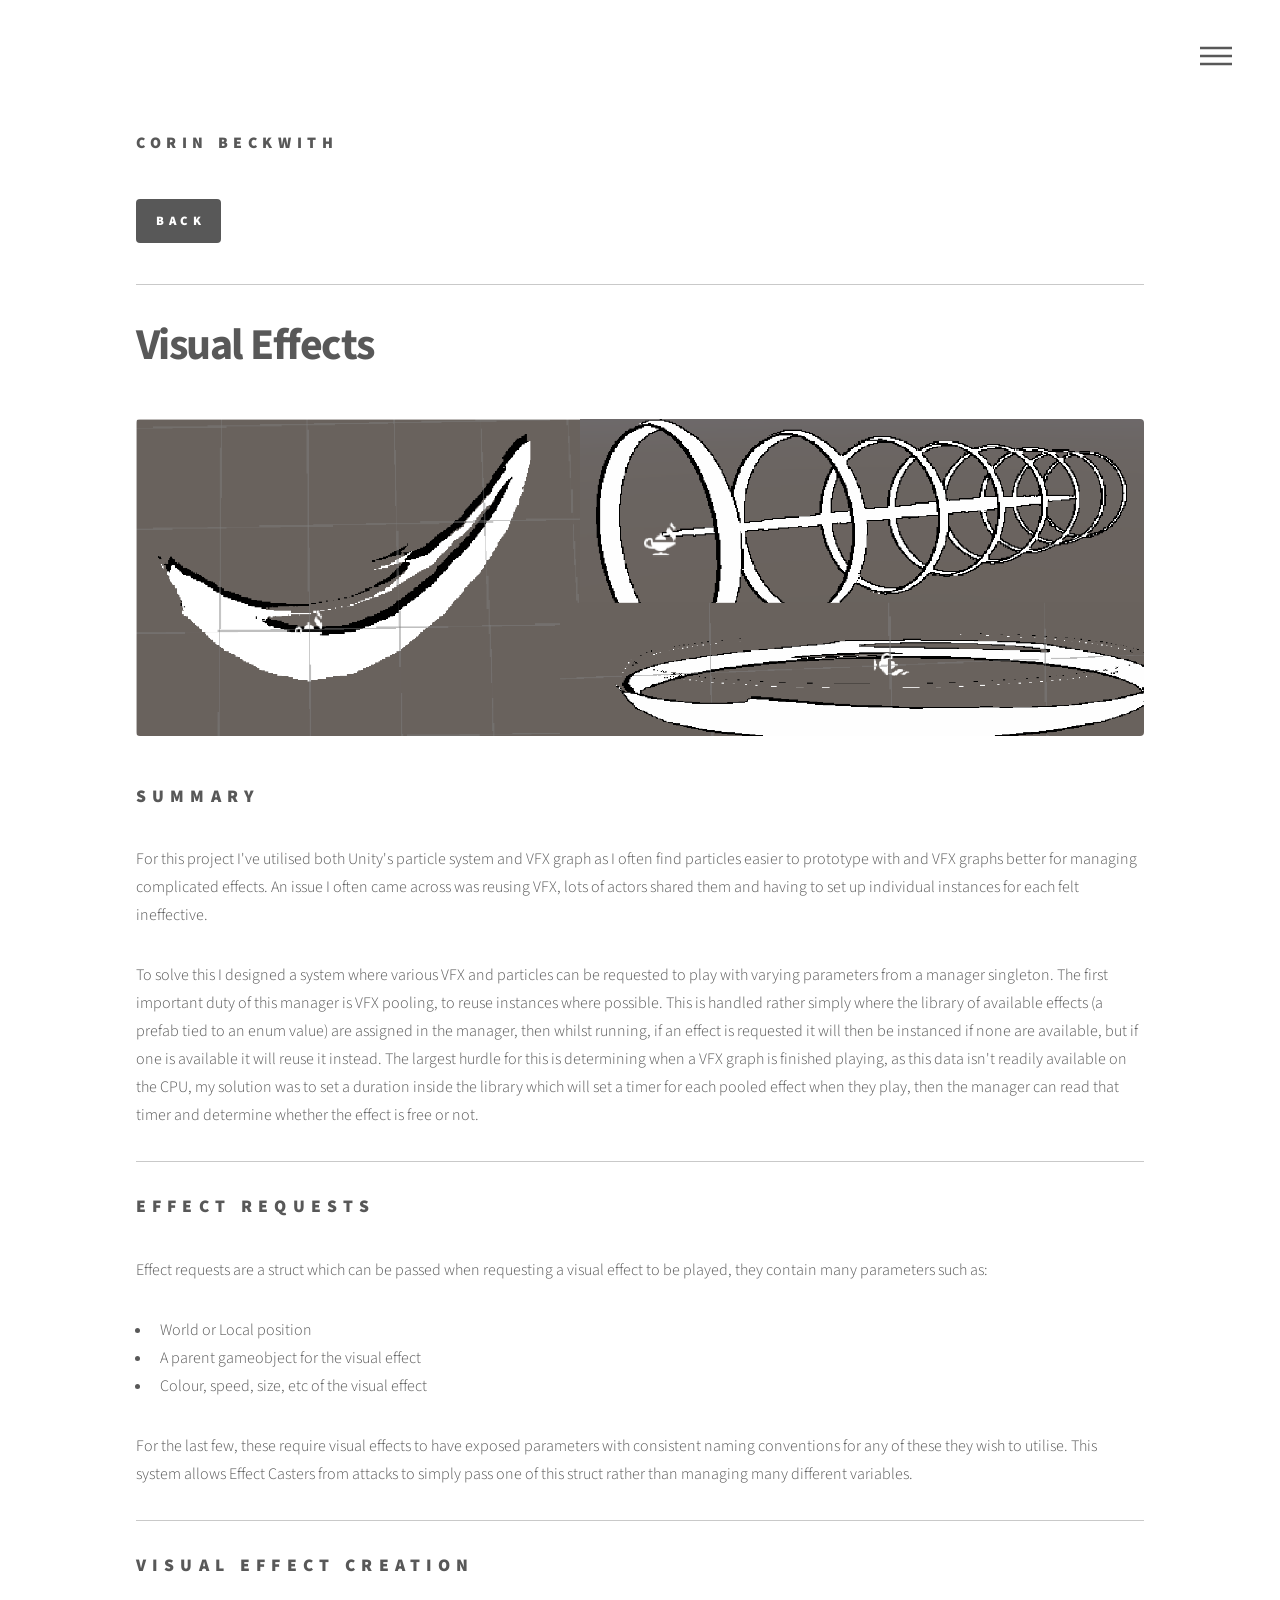
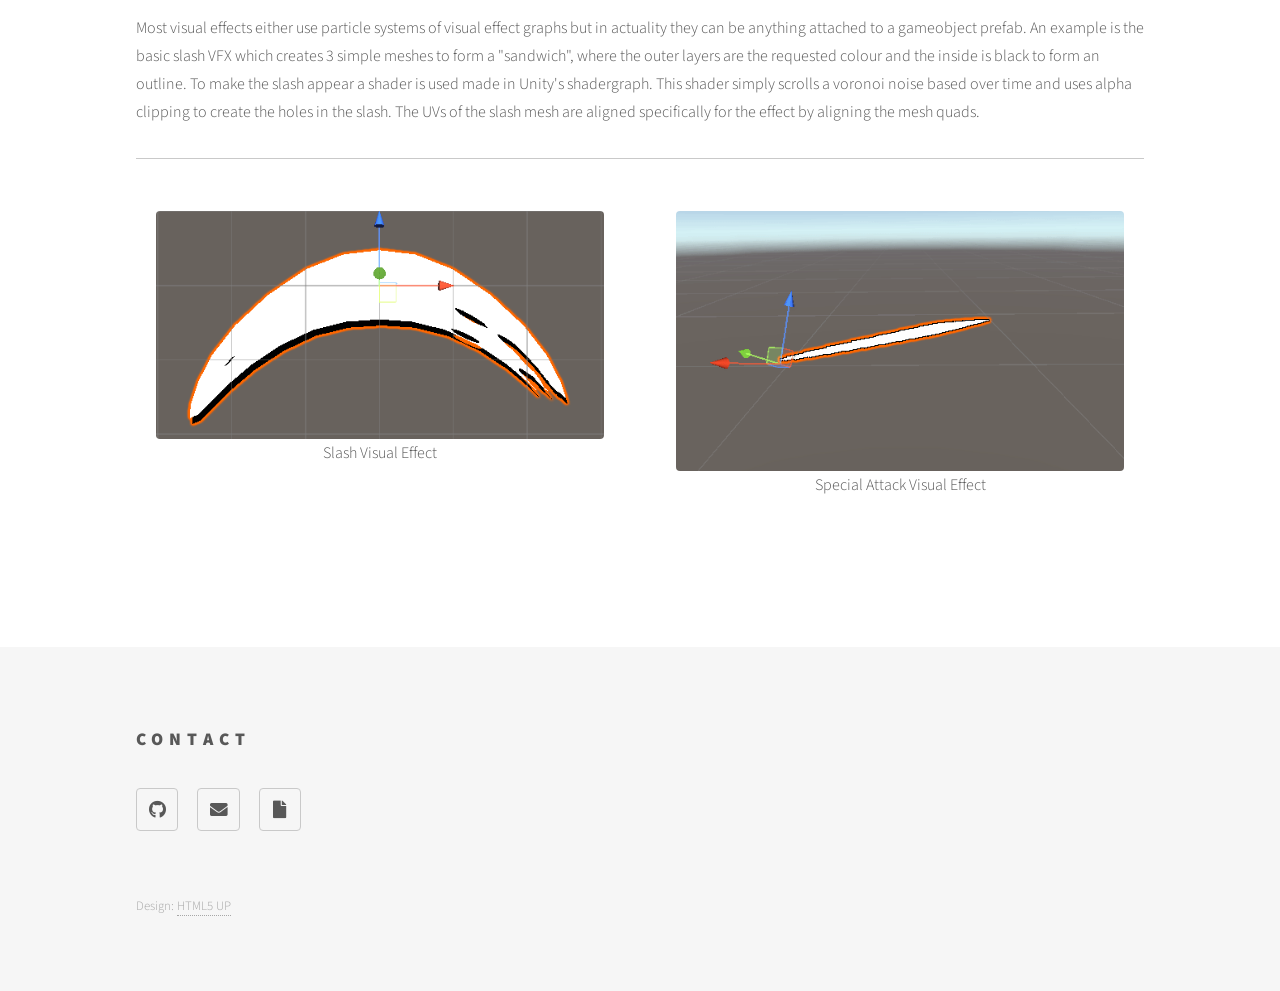
<file: ap_VFX.html>
<!DOCTYPE HTML>
<!--
	Phantom by HTML5 UP
	html5up.net | @ajlkn
	Free for personal and commercial use under the CCA 3.0 license (html5up.net/license)
-->
<html>
	<head>
		<title>Action Platformer - VFX</title>
		<meta charset="utf-8" />
		<meta name="viewport" content="width=device-width, initial-scale=1, user-scalable=no" />
		<link rel="stylesheet" href="assets/css/main.css" />
		<noscript><link rel="stylesheet" href="assets/css/noscript.css" /></noscript>
	</head>
	<body class="is-preload">
		<!-- Wrapper -->
			<div id="wrapper">

				<!-- Header -->
				<header id="header">
					<div class="inner">

						<!-- Logo -->
							<a href="index.html" class="logo">
								<span class="title">Corin Beckwith</span>
							</a>

						<!-- Nav -->
							<nav>
								<ul>
									<li><a href="#menu">Menu</a></li>
								</ul>
							</nav>

					</div>
				</header>

				<!-- Menu -->
					<nav id="menu">
						<h2>Menu</h2>
						<ul>
							<li><a href="index.html">Home</a></li>
							<li><a href="project1.html">OpenGL Tree Generation</a></li>
							<li><a href="project2.html">Unity Action Platformer</a></li>
							<li><a href="project3.html">Unity Pixel Art Rendering</a></li>
						</ul>
					</nav>

				<!-- Main -->
					<div id="main">
						<div class="inner">
							<a href="project2.html#devinfo" class="button primary">Back</a>
							<hr />
							<h1>Visual Effects</h1>
							<span class="image main"><img src="images/ap_vfx_banner.png" alt="" /></span>

							<h2>Summary</h2>
							<p>
								For this project I've utilised both Unity's particle system and VFX graph as I often find particles easier to prototype with and VFX graphs better for managing complicated effects.
								An issue I often came across was reusing VFX, lots of actors shared them and having to set up individual instances for each felt ineffective.
							</p>
							<p>
								To solve this I designed a system where various VFX and particles can be requested to play with varying parameters from a manager singleton.
								The first important duty of this manager is VFX pooling, to reuse instances where possible. This is handled rather simply where the library of available effects (a prefab tied to an enum value) are assigned in the manager, then whilst running, if an effect is requested it will then be instanced if none are available, but if one is available it will reuse it instead.
								The largest hurdle for this is determining when a VFX graph is finished playing, as this data isn't readily available on the CPU, my solution was to set a duration inside the library which will set a timer for each pooled effect when they play, then the manager can read that timer and determine whether the effect is free or not.
							</p>

							<hr/>
							<h2>Effect Requests</h2>
							<p>
								Effect requests are a struct which can be passed when requesting a visual effect to be played, they contain many parameters such as: 
								<ul>
									<li>World or Local position</li>
									<li>A parent gameobject for the visual effect</li>
									<li>Colour, speed, size, etc of the visual effect</li>
								</ul>
								For the last few, these require visual effects to have exposed parameters with consistent naming conventions for any of these they wish to utilise.
								This system allows Effect Casters from attacks to simply pass one of this struct rather than managing many different variables.
							</p>

							<hr/>
							<h2>Visual Effect Creation</h2>
							<p>
								Most visual effects either use particle systems of visual effect graphs but in actuality they can be anything attached to a gameobject prefab.
								An example is the basic slash VFX which creates 3 simple meshes to form a "sandwich", where the outer layers are the requested colour and the inside is black to form an outline.
								To make the slash appear a shader is used made in Unity's shadergraph. This shader simply scrolls a voronoi noise based over time and uses alpha clipping to create the holes in the slash.
								The UVs of the slash mesh are aligned specifically for the effect by aligning the mesh quads.
							</p>
							<hr/>

							<div class="box alt">
								<div class="row gtr-uniform">
									<div class="col-6"><span class="image fit"><figure><img src="images/ap_slash_vfx.gif" alt="" /><figcaption>Slash Visual Effect</figcaption></figure></span></div>
									<div class="col-6"><span class="image fit"><figure><img src="images/ap_special_vfx.gif" alt="" /><figcaption>Special Attack Visual Effect</figcaption></figure></span></div>
								</div>
							</div>

						</div>
					</div>

				<!-- Footer -->
				<footer id="footer">
					<div class="inner">
						<section>
							<h2>Contact</h2>
							<ul class="icons">
								<li><a href="https://github.com/Spectrum73" class="icon brands style2 fa-github"><span class="label">GitHub</span></a></li>
								<li><a href="mailto: corinbeckwith@gmail.com" class="icon solid style2 fa-envelope"><span class="label">Email</span></a></li>
								<li><a href="https://www.linkedin.com/in/corin-beckwith-b2b0a7327/" class="icon solid style2 fa-file"><span class="label"></span></a></li>
							</ul>
						</section>
						<ul class="copyright">
							<li>Design: <a href="http://html5up.net">HTML5 UP</a></li>
						</ul>
					</div>
				</footer>

			</div>

		<!-- Scripts -->
			<script src="assets/js/jquery.min.js"></script>
			<script src="assets/js/browser.min.js"></script>
			<script src="assets/js/breakpoints.min.js"></script>
			<script src="assets/js/util.js"></script>
			<script src="assets/js/main.js"></script>

	</body>
</html>
</file>
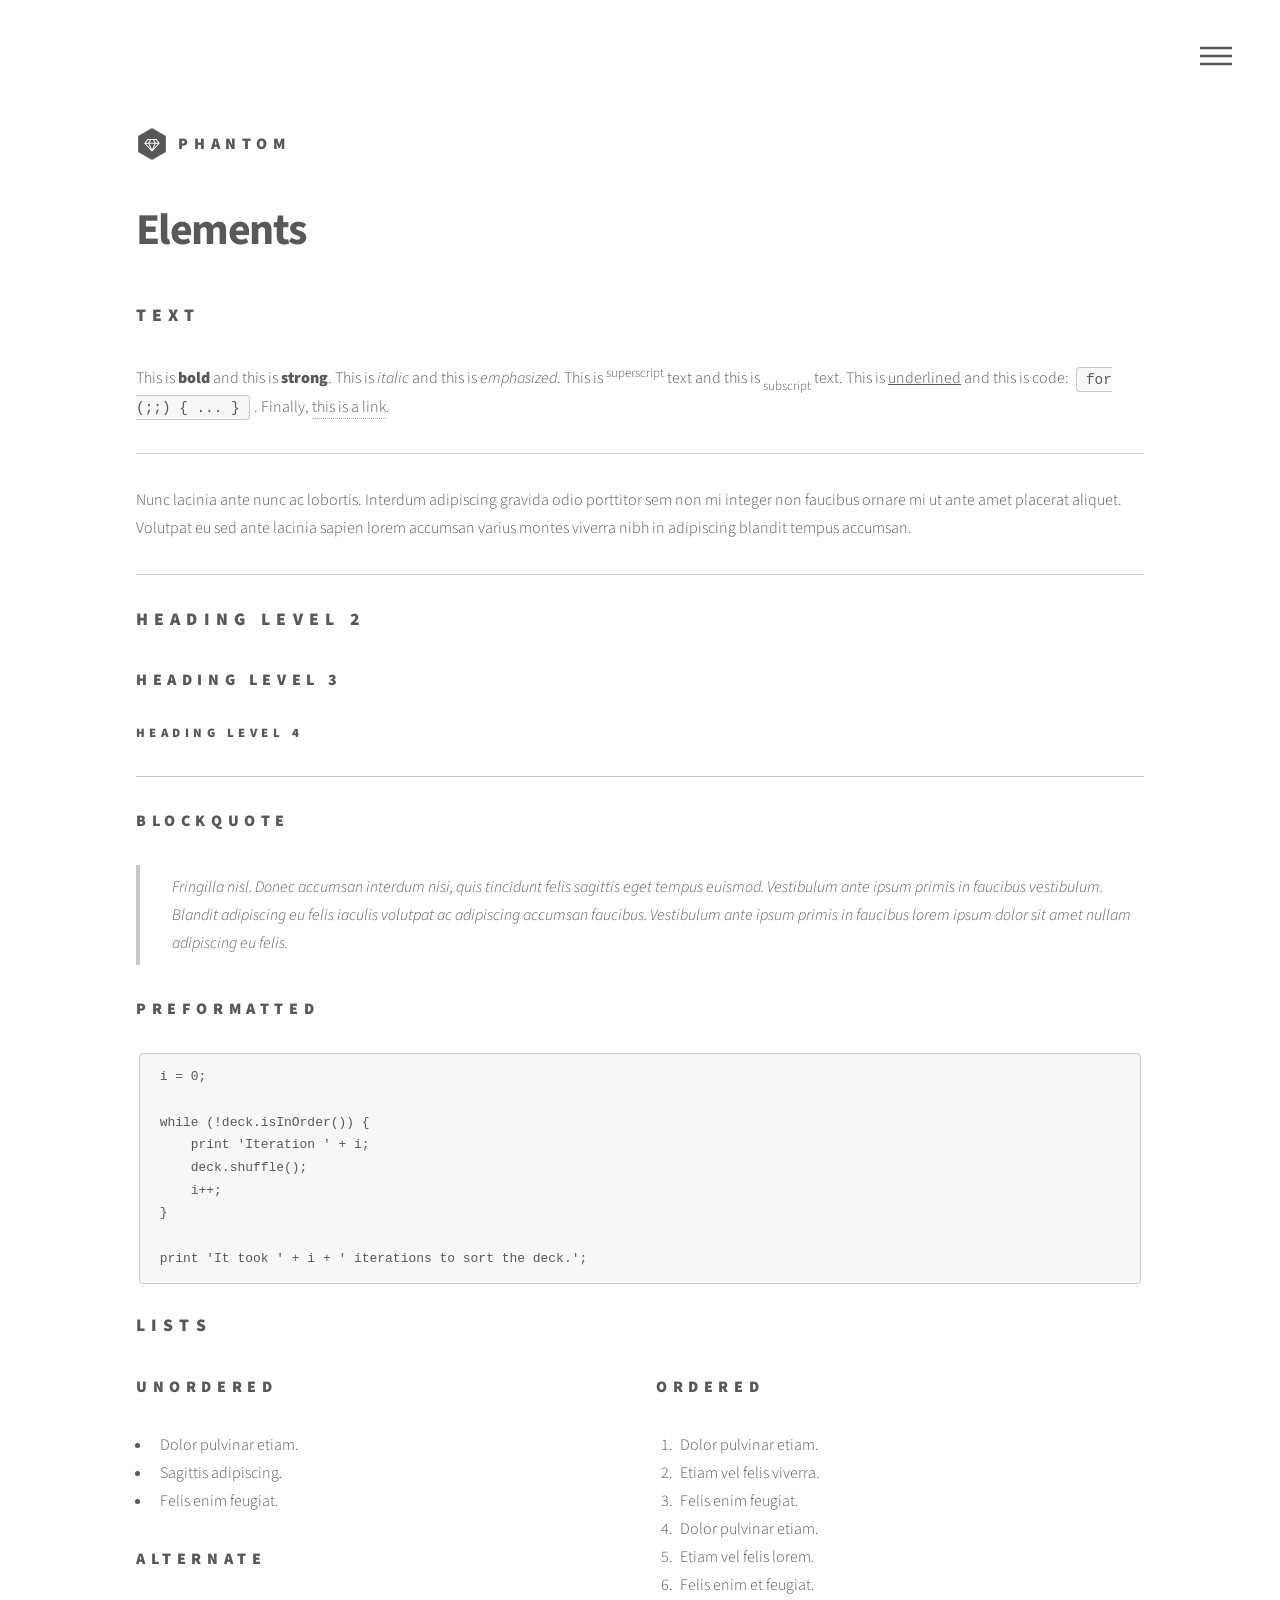
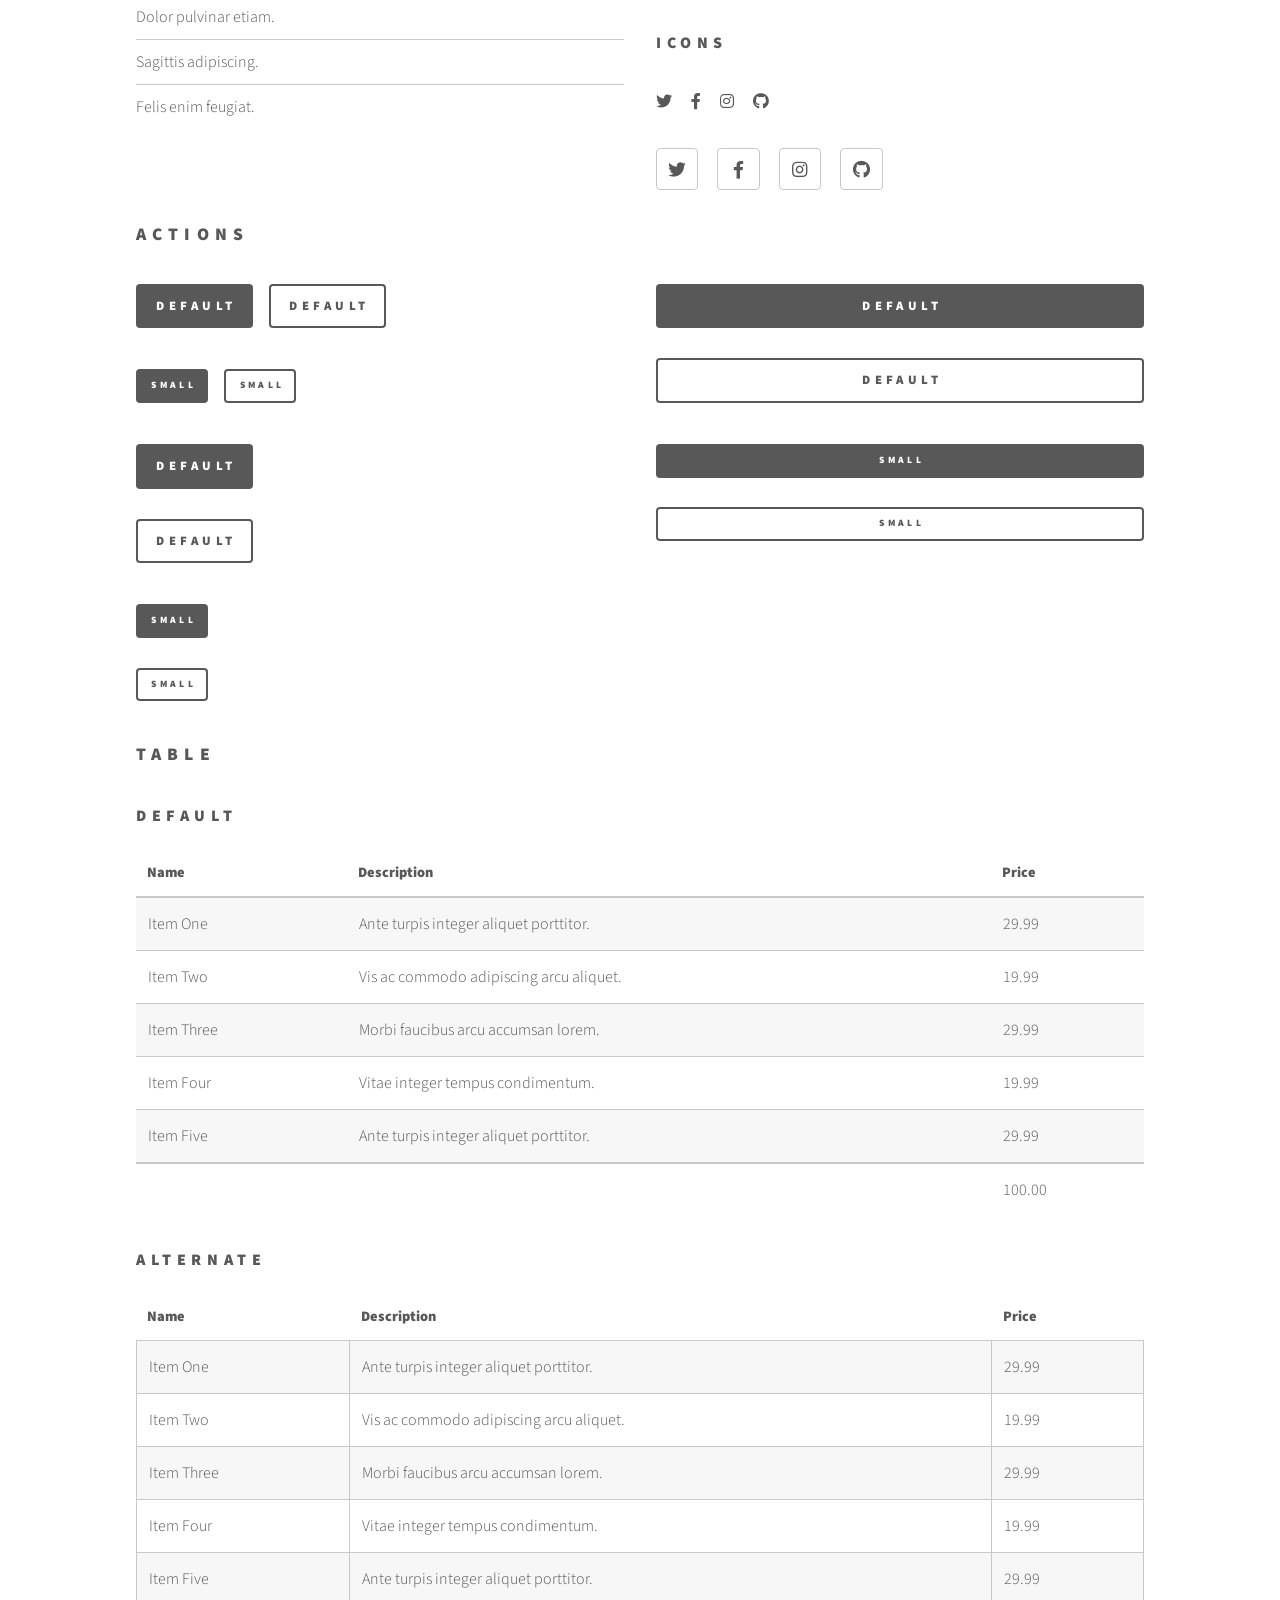
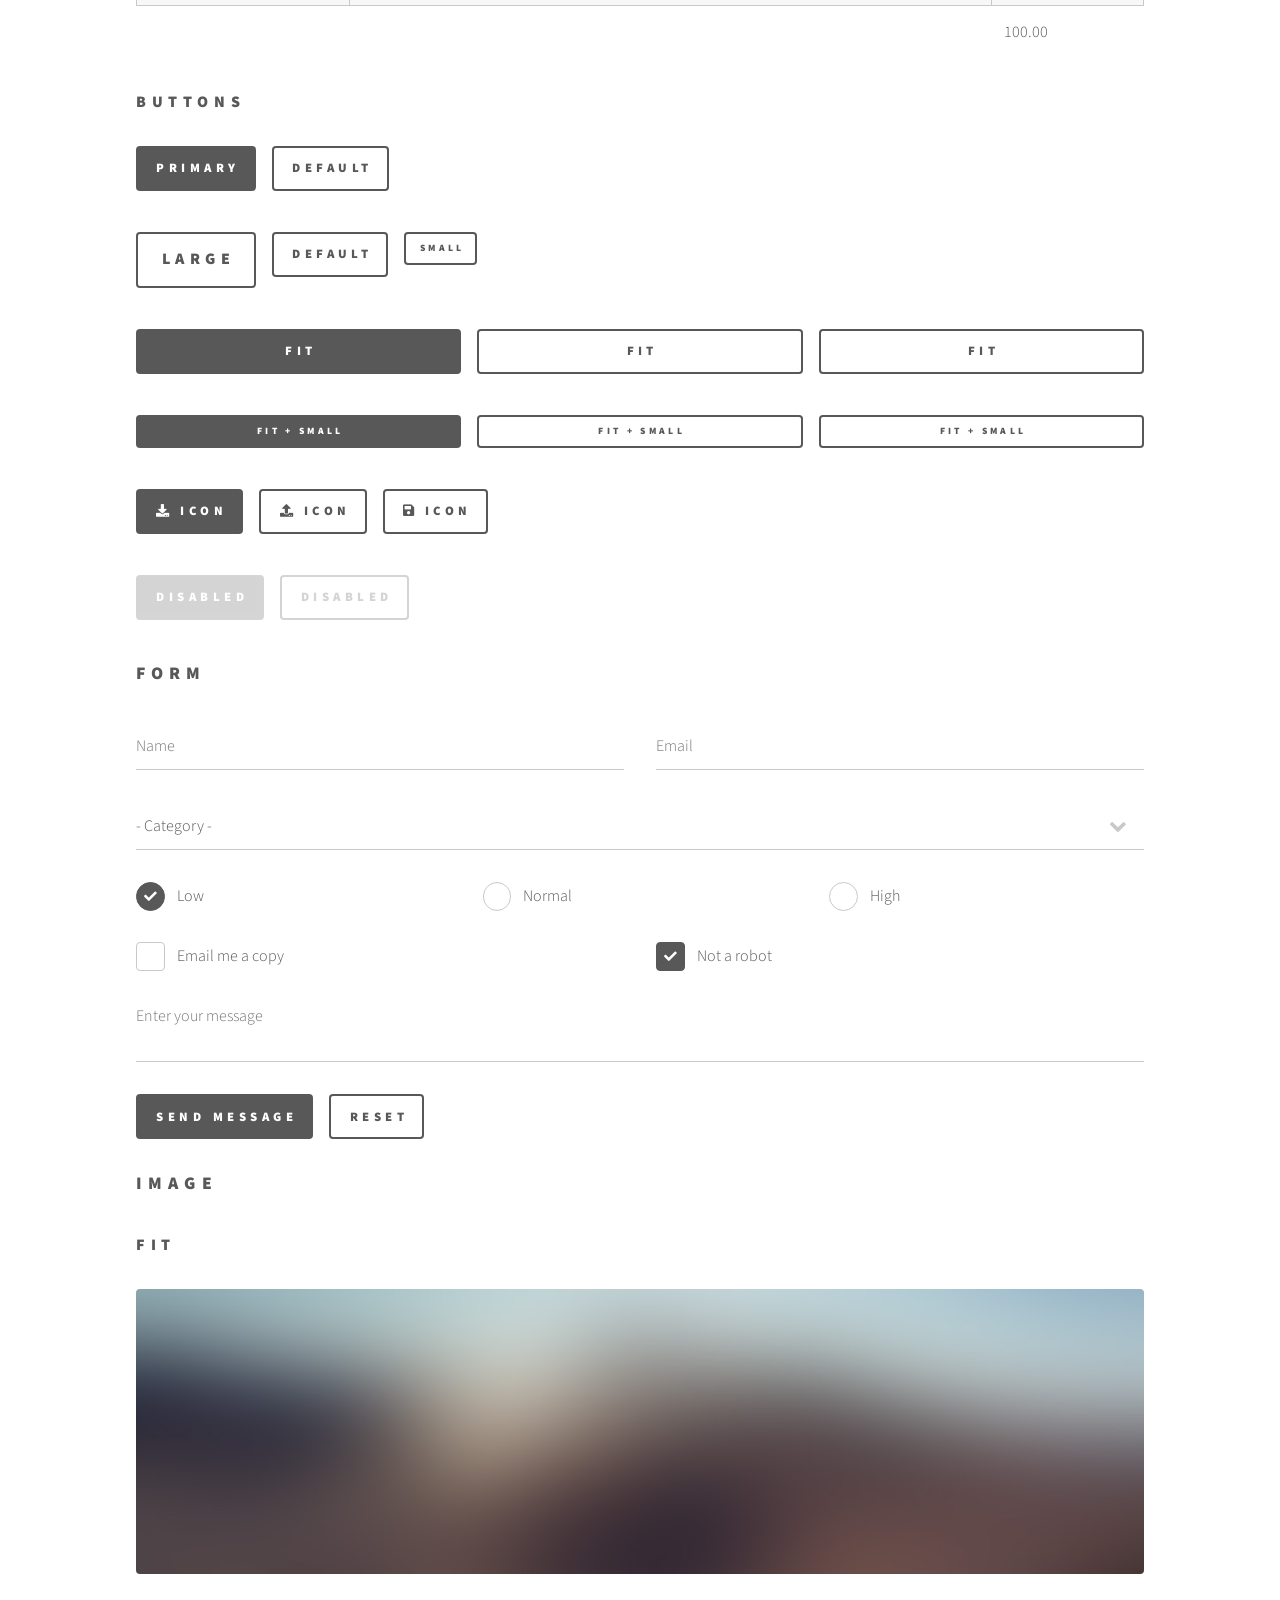
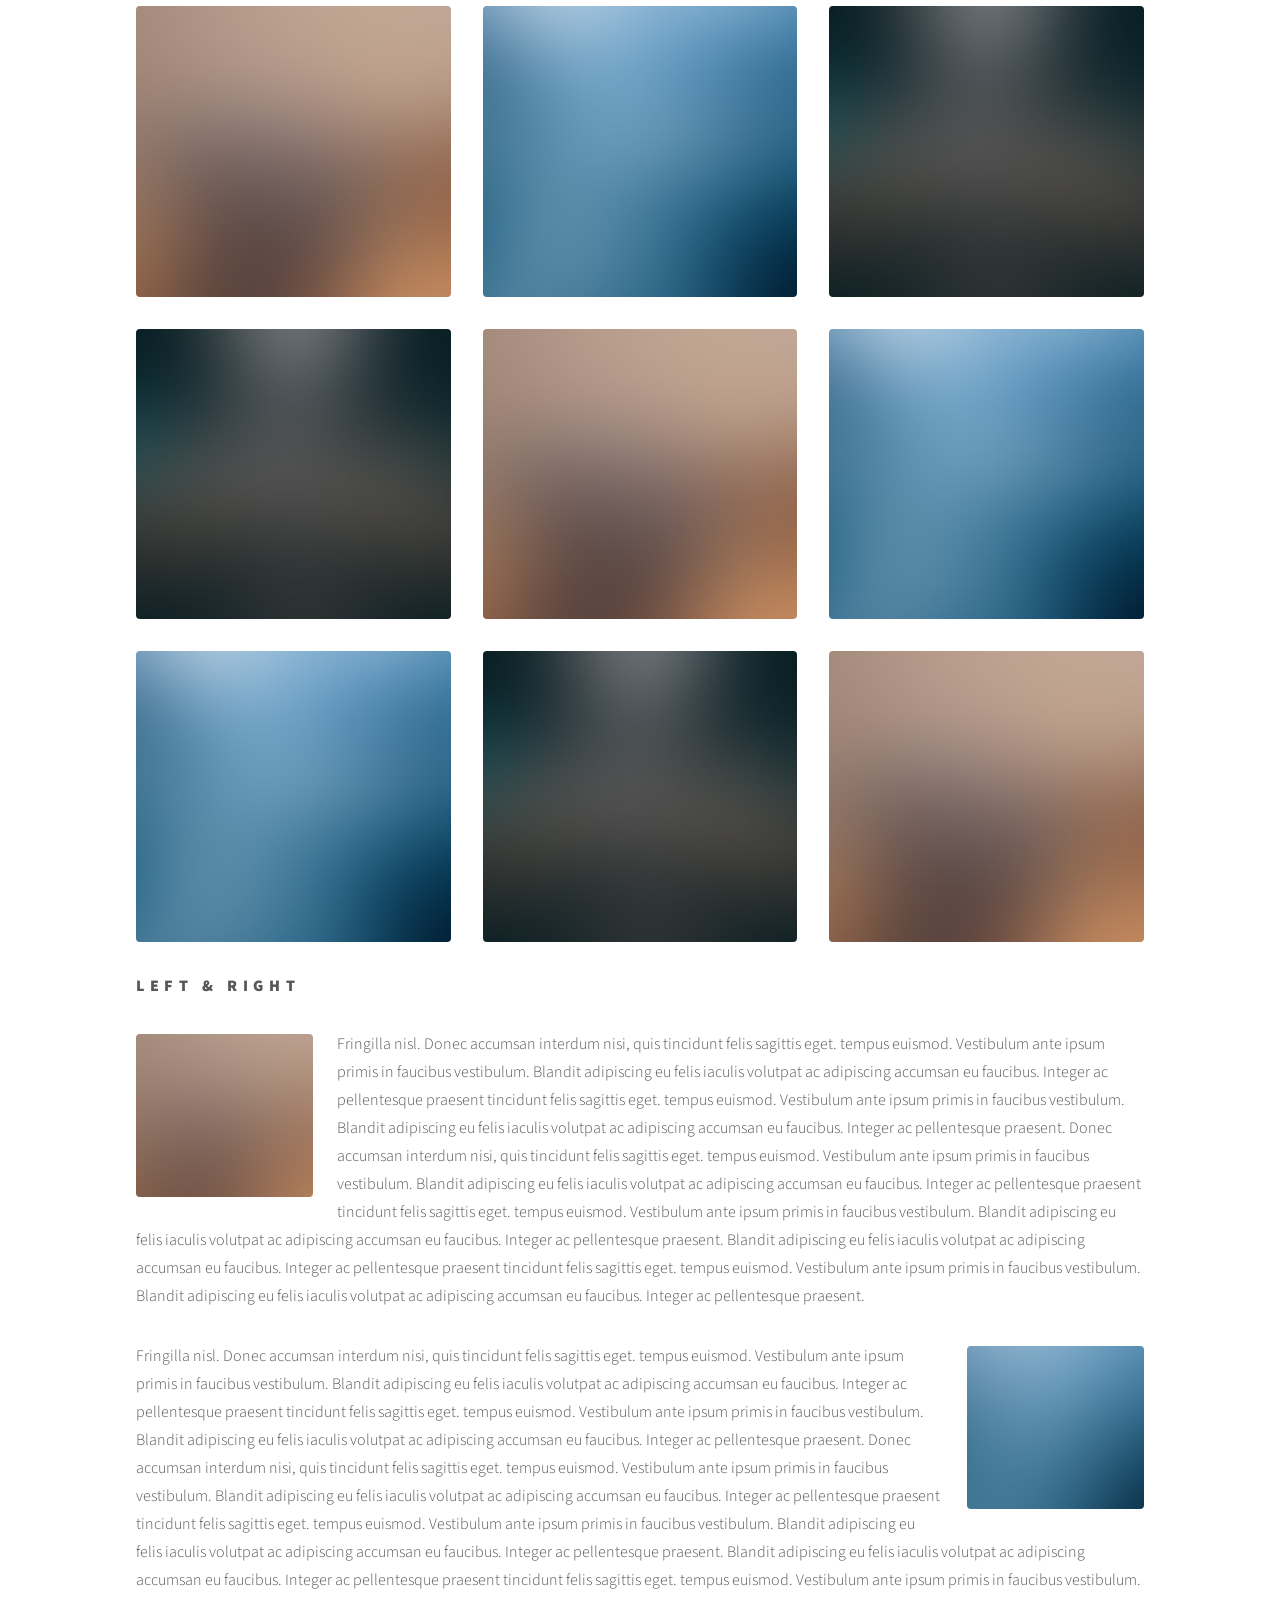
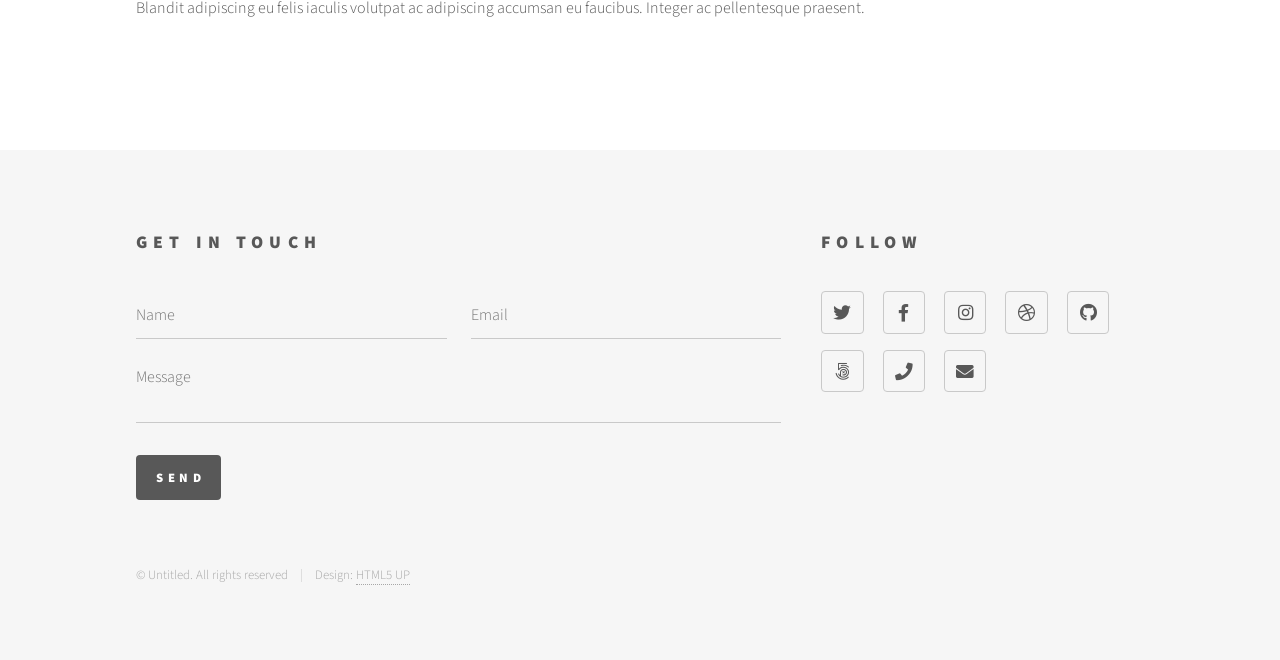
<file: elements.html>
<!DOCTYPE HTML>
<!--
	Phantom by HTML5 UP
	html5up.net | @ajlkn
	Free for personal and commercial use under the CCA 3.0 license (html5up.net/license)
-->
<html>
	<head>
		<title>Elements - Phantom by HTML5 UP</title>
		<meta charset="utf-8" />
		<meta name="viewport" content="width=device-width, initial-scale=1, user-scalable=no" />
		<link rel="stylesheet" href="assets/css/main.css" />
		<noscript><link rel="stylesheet" href="assets/css/noscript.css" /></noscript>
	</head>
	<body class="is-preload">
		<!-- Wrapper -->
			<div id="wrapper">

				<!-- Header -->
					<header id="header">
						<div class="inner">

							<!-- Logo -->
								<a href="index.html" class="logo">
									<span class="symbol"><img src="images/logo.svg" alt="" /></span><span class="title">Phantom</span>
								</a>

							<!-- Nav -->
								<nav>
									<ul>
										<li><a href="#menu">Menu</a></li>
									</ul>
								</nav>

						</div>
					</header>

				<!-- Menu -->
					<nav id="menu">
						<h2>Menu</h2>
						<ul>
							<li><a href="index.html">Home</a></li>
							<li><a href="generic.html">Ipsum veroeros</a></li>
							<li><a href="generic.html">Tempus etiam</a></li>
							<li><a href="generic.html">Consequat dolor</a></li>
							<li><a href="elements.html">Elements</a></li>
						</ul>
					</nav>

				<!-- Main -->
					<div id="main">
						<div class="inner">
							<h1>Elements</h1>

							<!-- Text -->
								<section>
									<h2>Text</h2>
									<p>This is <b>bold</b> and this is <strong>strong</strong>. This is <i>italic</i> and this is <em>emphasized</em>.
									This is <sup>superscript</sup> text and this is <sub>subscript</sub> text.
									This is <u>underlined</u> and this is code: <code>for (;;) { ... }</code>. Finally, <a href="#">this is a link</a>.</p>
									<hr />
									<p>Nunc lacinia ante nunc ac lobortis. Interdum adipiscing gravida odio porttitor sem non mi integer non faucibus ornare mi ut ante amet placerat aliquet. Volutpat eu sed ante lacinia sapien lorem accumsan varius montes viverra nibh in adipiscing blandit tempus accumsan.</p>
									<hr />
									<h2>Heading Level 2</h2>
									<h3>Heading Level 3</h3>
									<h4>Heading Level 4</h4>
									<hr />
									<h3>Blockquote</h3>
									<blockquote>Fringilla nisl. Donec accumsan interdum nisi, quis tincidunt felis sagittis eget tempus euismod. Vestibulum ante ipsum primis in faucibus vestibulum. Blandit adipiscing eu felis iaculis volutpat ac adipiscing accumsan faucibus. Vestibulum ante ipsum primis in faucibus lorem ipsum dolor sit amet nullam adipiscing eu felis.</blockquote>
									<h3>Preformatted</h3>
									<pre><code>i = 0;

while (!deck.isInOrder()) {
    print 'Iteration ' + i;
    deck.shuffle();
    i++;
}

print 'It took ' + i + ' iterations to sort the deck.';</code></pre>
								</section>

							<!-- Lists -->
								<section>
									<h2>Lists</h2>
									<div class="row">
										<div class="col-6 col-12-medium">
											<h3>Unordered</h3>
											<ul>
												<li>Dolor pulvinar etiam.</li>
												<li>Sagittis adipiscing.</li>
												<li>Felis enim feugiat.</li>
											</ul>
											<h3>Alternate</h3>
											<ul class="alt">
												<li>Dolor pulvinar etiam.</li>
												<li>Sagittis adipiscing.</li>
												<li>Felis enim feugiat.</li>
											</ul>
										</div>
										<div class="col-6 col-12-medium">
											<h3>Ordered</h3>
											<ol>
												<li>Dolor pulvinar etiam.</li>
												<li>Etiam vel felis viverra.</li>
												<li>Felis enim feugiat.</li>
												<li>Dolor pulvinar etiam.</li>
												<li>Etiam vel felis lorem.</li>
												<li>Felis enim et feugiat.</li>
											</ol>
											<h3>Icons</h3>
											<ul class="icons">
												<li><a href="#" class="icon brands style1 fa-twitter"><span class="label">Twitter</span></a></li>
												<li><a href="#" class="icon brands style1 fa-facebook-f"><span class="label">Facebook</span></a></li>
												<li><a href="#" class="icon brands style1 fa-instagram"><span class="label">Instagram</span></a></li>
												<li><a href="#" class="icon brands style1 fa-github"><span class="label">Github</span></a></li>
											</ul>
											<ul class="icons">
												<li><a href="#" class="icon brands style2 fa-twitter"><span class="label">Twitter</span></a></li>
												<li><a href="#" class="icon brands style2 fa-facebook-f"><span class="label">Facebook</span></a></li>
												<li><a href="#" class="icon brands style2 fa-instagram"><span class="label">Instagram</span></a></li>
												<li><a href="#" class="icon brands style2 fa-github"><span class="label">Github</span></a></li>
											</ul>
										</div>
									</div>
									<h2>Actions</h2>
									<div class="row">
										<div class="col-6 col-12-medium">
											<ul class="actions">
												<li><a href="#" class="button primary">Default</a></li>
												<li><a href="#" class="button">Default</a></li>
											</ul>
											<ul class="actions small">
												<li><a href="#" class="button primary small">Small</a></li>
												<li><a href="#" class="button small">Small</a></li>
											</ul>
											<ul class="actions stacked">
												<li><a href="#" class="button primary">Default</a></li>
												<li><a href="#" class="button">Default</a></li>
											</ul>
											<ul class="actions stacked">
												<li><a href="#" class="button primary small">Small</a></li>
												<li><a href="#" class="button small">Small</a></li>
											</ul>
										</div>
										<div class="col-6 col-12-medium">
											<ul class="actions stacked">
												<li><a href="#" class="button primary fit">Default</a></li>
												<li><a href="#" class="button fit">Default</a></li>
											</ul>
											<ul class="actions stacked">
												<li><a href="#" class="button primary small fit">Small</a></li>
												<li><a href="#" class="button small fit">Small</a></li>
											</ul>
										</div>
									</div>
								</section>

							<!-- Table -->
								<section>
									<h2>Table</h2>
									<h3>Default</h3>
									<div class="table-wrapper">
										<table>
											<thead>
												<tr>
													<th>Name</th>
													<th>Description</th>
													<th>Price</th>
												</tr>
											</thead>
											<tbody>
												<tr>
													<td>Item One</td>
													<td>Ante turpis integer aliquet porttitor.</td>
													<td>29.99</td>
												</tr>
												<tr>
													<td>Item Two</td>
													<td>Vis ac commodo adipiscing arcu aliquet.</td>
													<td>19.99</td>
												</tr>
												<tr>
													<td>Item Three</td>
													<td> Morbi faucibus arcu accumsan lorem.</td>
													<td>29.99</td>
												</tr>
												<tr>
													<td>Item Four</td>
													<td>Vitae integer tempus condimentum.</td>
													<td>19.99</td>
												</tr>
												<tr>
													<td>Item Five</td>
													<td>Ante turpis integer aliquet porttitor.</td>
													<td>29.99</td>
												</tr>
											</tbody>
											<tfoot>
												<tr>
													<td colspan="2"></td>
													<td>100.00</td>
												</tr>
											</tfoot>
										</table>
									</div>

									<h3>Alternate</h3>
									<div class="table-wrapper">
										<table class="alt">
											<thead>
												<tr>
													<th>Name</th>
													<th>Description</th>
													<th>Price</th>
												</tr>
											</thead>
											<tbody>
												<tr>
													<td>Item One</td>
													<td>Ante turpis integer aliquet porttitor.</td>
													<td>29.99</td>
												</tr>
												<tr>
													<td>Item Two</td>
													<td>Vis ac commodo adipiscing arcu aliquet.</td>
													<td>19.99</td>
												</tr>
												<tr>
													<td>Item Three</td>
													<td> Morbi faucibus arcu accumsan lorem.</td>
													<td>29.99</td>
												</tr>
												<tr>
													<td>Item Four</td>
													<td>Vitae integer tempus condimentum.</td>
													<td>19.99</td>
												</tr>
												<tr>
													<td>Item Five</td>
													<td>Ante turpis integer aliquet porttitor.</td>
													<td>29.99</td>
												</tr>
											</tbody>
											<tfoot>
												<tr>
													<td colspan="2"></td>
													<td>100.00</td>
												</tr>
											</tfoot>
										</table>
									</div>
								</section>

							<!-- Buttons -->
								<section>
									<h3>Buttons</h3>
									<ul class="actions">
										<li><a href="#" class="button primary">Primary</a></li>
										<li><a href="#" class="button">Default</a></li>
									</ul>
									<ul class="actions">
										<li><a href="#" class="button large">Large</a></li>
										<li><a href="#" class="button">Default</a></li>
										<li><a href="#" class="button small">Small</a></li>
									</ul>
									<ul class="actions fit">
										<li><a href="#" class="button primary fit">Fit</a></li>
										<li><a href="#" class="button fit">Fit</a></li>
										<li><a href="#" class="button fit">Fit</a></li>
									</ul>
									<ul class="actions fit small">
										<li><a href="#" class="button primary fit small">Fit + Small</a></li>
										<li><a href="#" class="button fit small">Fit + Small</a></li>
										<li><a href="#" class="button fit small">Fit + Small</a></li>
									</ul>
									<ul class="actions">
										<li><a href="#" class="button primary icon solid fa-download">Icon</a></li>
										<li><a href="#" class="button icon solid fa-upload">Icon</a></li>
										<li><a href="#" class="button icon solid fa-save">Icon</a></li>
									</ul>
									<ul class="actions">
										<li><span class="button primary disabled">Disabled</span></li>
										<li><span class="button disabled">Disabled</span></li>
									</ul>
								</section>

							<!-- Form -->
								<section>
									<h2>Form</h2>
									<form method="post" action="#">
										<div class="row gtr-uniform">
											<div class="col-6 col-12-xsmall">
												<input type="text" name="demo-name" id="demo-name" value="" placeholder="Name" />
											</div>
											<div class="col-6 col-12-xsmall">
												<input type="email" name="demo-email" id="demo-email" value="" placeholder="Email" />
											</div>
											<div class="col-12">
												<select name="demo-category" id="demo-category">
													<option value="">- Category -</option>
													<option value="1">Manufacturing</option>
													<option value="1">Shipping</option>
													<option value="1">Administration</option>
													<option value="1">Human Resources</option>
												</select>
											</div>
											<div class="col-4 col-12-small">
												<input type="radio" id="demo-priority-low" name="demo-priority" checked>
												<label for="demo-priority-low">Low</label>
											</div>
											<div class="col-4 col-12-small">
												<input type="radio" id="demo-priority-normal" name="demo-priority">
												<label for="demo-priority-normal">Normal</label>
											</div>
											<div class="col-4 col-12-small">
												<input type="radio" id="demo-priority-high" name="demo-priority">
												<label for="demo-priority-high">High</label>
											</div>
											<div class="col-6 col-12-small">
												<input type="checkbox" id="demo-copy" name="demo-copy">
												<label for="demo-copy">Email me a copy</label>
											</div>
											<div class="col-6 col-12-small">
												<input type="checkbox" id="demo-human" name="demo-human" checked>
												<label for="demo-human">Not a robot</label>
											</div>
											<div class="col-12">
												<textarea name="demo-message" id="demo-message" placeholder="Enter your message" rows="6"></textarea>
											</div>
											<div class="col-12">
												<ul class="actions">
													<li><input type="submit" value="Send Message" class="primary" /></li>
													<li><input type="reset" value="Reset" /></li>
												</ul>
											</div>
										</div>
									</form>
								</section>

							<!-- Image -->
								<section>
									<h2>Image</h2>
									<h3>Fit</h3>
									<div class="box alt">
										<div class="row gtr-uniform">
											<div class="col-12"><span class="image fit"><img src="images/pic13.jpg" alt="" /></span></div>
											<div class="col-4"><span class="image fit"><img src="images/pic01.jpg" alt="" /></span></div>
											<div class="col-4"><span class="image fit"><img src="images/pic02.jpg" alt="" /></span></div>
											<div class="col-4"><span class="image fit"><img src="images/pic03.jpg" alt="" /></span></div>
											<div class="col-4"><span class="image fit"><img src="images/pic03.jpg" alt="" /></span></div>
											<div class="col-4"><span class="image fit"><img src="images/pic01.jpg" alt="" /></span></div>
											<div class="col-4"><span class="image fit"><img src="images/pic02.jpg" alt="" /></span></div>
											<div class="col-4"><span class="image fit"><img src="images/pic02.jpg" alt="" /></span></div>
											<div class="col-4"><span class="image fit"><img src="images/pic03.jpg" alt="" /></span></div>
											<div class="col-4"><span class="image fit"><img src="images/pic01.jpg" alt="" /></span></div>
										</div>
									</div>
									<h3>Left &amp; Right</h3>
									<p><span class="image left"><img src="images/pic14.jpg" alt="" /></span>Fringilla nisl. Donec accumsan interdum nisi, quis tincidunt felis sagittis eget. tempus euismod. Vestibulum ante ipsum primis in faucibus vestibulum. Blandit adipiscing eu felis iaculis volutpat ac adipiscing accumsan eu faucibus. Integer ac pellentesque praesent tincidunt felis sagittis eget. tempus euismod. Vestibulum ante ipsum primis in faucibus vestibulum. Blandit adipiscing eu felis iaculis volutpat ac adipiscing accumsan eu faucibus. Integer ac pellentesque praesent. Donec accumsan interdum nisi, quis tincidunt felis sagittis eget. tempus euismod. Vestibulum ante ipsum primis in faucibus vestibulum. Blandit adipiscing eu felis iaculis volutpat ac adipiscing accumsan eu faucibus. Integer ac pellentesque praesent tincidunt felis sagittis eget. tempus euismod. Vestibulum ante ipsum primis in faucibus vestibulum. Blandit adipiscing eu felis iaculis volutpat ac adipiscing accumsan eu faucibus. Integer ac pellentesque praesent. Blandit adipiscing eu felis iaculis volutpat ac adipiscing accumsan eu faucibus. Integer ac pellentesque praesent tincidunt felis sagittis eget. tempus euismod. Vestibulum ante ipsum primis in faucibus vestibulum. Blandit adipiscing eu felis iaculis volutpat ac adipiscing accumsan eu faucibus. Integer ac pellentesque praesent.</p>
									<p><span class="image right"><img src="images/pic15.jpg" alt="" /></span>Fringilla nisl. Donec accumsan interdum nisi, quis tincidunt felis sagittis eget. tempus euismod. Vestibulum ante ipsum primis in faucibus vestibulum. Blandit adipiscing eu felis iaculis volutpat ac adipiscing accumsan eu faucibus. Integer ac pellentesque praesent tincidunt felis sagittis eget. tempus euismod. Vestibulum ante ipsum primis in faucibus vestibulum. Blandit adipiscing eu felis iaculis volutpat ac adipiscing accumsan eu faucibus. Integer ac pellentesque praesent. Donec accumsan interdum nisi, quis tincidunt felis sagittis eget. tempus euismod. Vestibulum ante ipsum primis in faucibus vestibulum. Blandit adipiscing eu felis iaculis volutpat ac adipiscing accumsan eu faucibus. Integer ac pellentesque praesent tincidunt felis sagittis eget. tempus euismod. Vestibulum ante ipsum primis in faucibus vestibulum. Blandit adipiscing eu felis iaculis volutpat ac adipiscing accumsan eu faucibus. Integer ac pellentesque praesent. Blandit adipiscing eu felis iaculis volutpat ac adipiscing accumsan eu faucibus. Integer ac pellentesque praesent tincidunt felis sagittis eget. tempus euismod. Vestibulum ante ipsum primis in faucibus vestibulum. Blandit adipiscing eu felis iaculis volutpat ac adipiscing accumsan eu faucibus. Integer ac pellentesque praesent.</p>
								</section>

						</div>
					</div>

				<!-- Footer -->
					<footer id="footer">
						<div class="inner">
							<section>
								<h2>Get in touch</h2>
								<form method="post" action="#">
									<div class="fields">
										<div class="field half">
											<input type="text" name="name" id="name" placeholder="Name" />
										</div>
										<div class="field half">
											<input type="email" name="email" id="email" placeholder="Email" />
										</div>
										<div class="field">
											<textarea name="message" id="message" placeholder="Message"></textarea>
										</div>
									</div>
									<ul class="actions">
										<li><input type="submit" value="Send" class="primary" /></li>
									</ul>
								</form>
							</section>
							<section>
								<h2>Follow</h2>
								<ul class="icons">
									<li><a href="#" class="icon brands style2 fa-twitter"><span class="label">Twitter</span></a></li>
									<li><a href="#" class="icon brands style2 fa-facebook-f"><span class="label">Facebook</span></a></li>
									<li><a href="#" class="icon brands style2 fa-instagram"><span class="label">Instagram</span></a></li>
									<li><a href="#" class="icon brands style2 fa-dribbble"><span class="label">Dribbble</span></a></li>
									<li><a href="#" class="icon brands style2 fa-github"><span class="label">GitHub</span></a></li>
									<li><a href="#" class="icon brands style2 fa-500px"><span class="label">500px</span></a></li>
									<li><a href="#" class="icon solid style2 fa-phone"><span class="label">Phone</span></a></li>
									<li><a href="#" class="icon solid style2 fa-envelope"><span class="label">Email</span></a></li>
								</ul>
							</section>
							<ul class="copyright">
								<li>&copy; Untitled. All rights reserved</li><li>Design: <a href="http://html5up.net">HTML5 UP</a></li>
							</ul>
						</div>
					</footer>

			</div>

		<!-- Scripts -->
			<script src="assets/js/jquery.min.js"></script>
			<script src="assets/js/browser.min.js"></script>
			<script src="assets/js/breakpoints.min.js"></script>
			<script src="assets/js/util.js"></script>
			<script src="assets/js/main.js"></script>

	</body>
</html>
</file>
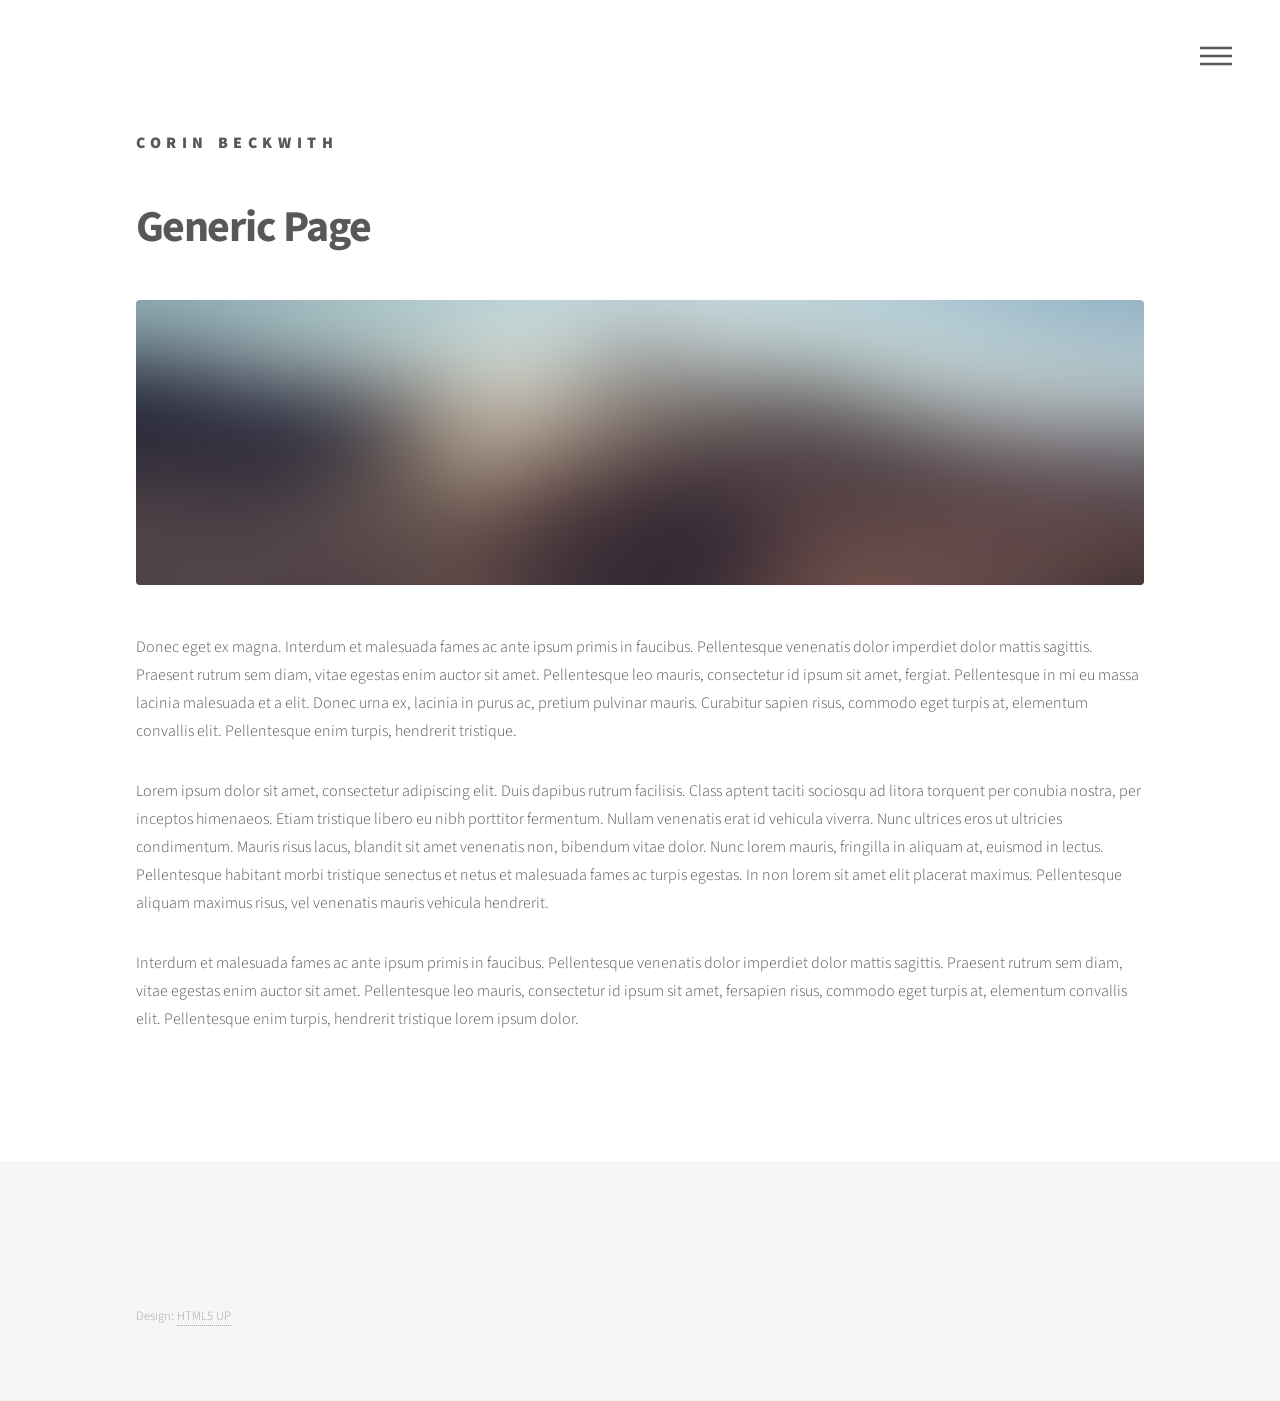
<file: generic.html>
<!DOCTYPE HTML>
<!--
	Phantom by HTML5 UP
	html5up.net | @ajlkn
	Free for personal and commercial use under the CCA 3.0 license (html5up.net/license)
-->
<html>
	<head>
		<title>Generic</title>
		<meta charset="utf-8" />
		<meta name="viewport" content="width=device-width, initial-scale=1, user-scalable=no" />
		<link rel="stylesheet" href="assets/css/main.css" />
		<noscript><link rel="stylesheet" href="assets/css/noscript.css" /></noscript>
	</head>
	<body class="is-preload">
		<!-- Wrapper -->
			<div id="wrapper">

				<!-- Header -->
				<header id="header">
					<div class="inner">

						<!-- Logo -->
							<a href="index.html" class="logo">
								<span class="title">Corin Beckwith</span>
							</a>

						<!-- Nav -->
							<nav>
								<ul>
									<li><a href="#menu">Menu</a></li>
								</ul>
							</nav>

					</div>
				</header>

				<!-- Menu -->
					<nav id="menu">
						<h2>Menu</h2>
						<ul>
							<li><a href="index.html">Home</a></li>
							<li><a href="contact.html">Contact</a></li>
						</ul>
					</nav>

				<!-- Main -->
					<div id="main">
						<div class="inner">
							<h1>Generic Page</h1>
							<span class="image main"><img src="images/pic13.jpg" alt="" /></span>
							<p>Donec eget ex magna. Interdum et malesuada fames ac ante ipsum primis in faucibus. Pellentesque venenatis dolor imperdiet dolor mattis sagittis. Praesent rutrum sem diam, vitae egestas enim auctor sit amet. Pellentesque leo mauris, consectetur id ipsum sit amet, fergiat. Pellentesque in mi eu massa lacinia malesuada et a elit. Donec urna ex, lacinia in purus ac, pretium pulvinar mauris. Curabitur sapien risus, commodo eget turpis at, elementum convallis elit. Pellentesque enim turpis, hendrerit tristique.</p>
							<p>Lorem ipsum dolor sit amet, consectetur adipiscing elit. Duis dapibus rutrum facilisis. Class aptent taciti sociosqu ad litora torquent per conubia nostra, per inceptos himenaeos. Etiam tristique libero eu nibh porttitor fermentum. Nullam venenatis erat id vehicula viverra. Nunc ultrices eros ut ultricies condimentum. Mauris risus lacus, blandit sit amet venenatis non, bibendum vitae dolor. Nunc lorem mauris, fringilla in aliquam at, euismod in lectus. Pellentesque habitant morbi tristique senectus et netus et malesuada fames ac turpis egestas. In non lorem sit amet elit placerat maximus. Pellentesque aliquam maximus risus, vel venenatis mauris vehicula hendrerit.</p>
							<p>Interdum et malesuada fames ac ante ipsum primis in faucibus. Pellentesque venenatis dolor imperdiet dolor mattis sagittis. Praesent rutrum sem diam, vitae egestas enim auctor sit amet. Pellentesque leo mauris, consectetur id ipsum sit amet, fersapien risus, commodo eget turpis at, elementum convallis elit. Pellentesque enim turpis, hendrerit tristique lorem ipsum dolor.</p>
						</div>
					</div>

				<!-- Footer -->
				<footer id="footer">
					<div class="inner">
						<ul class="copyright">
							<li>Design: <a href="http://html5up.net">HTML5 UP</a></li>
						</ul>
					</div>
				</footer>

			</div>

		<!-- Scripts -->
			<script src="assets/js/jquery.min.js"></script>
			<script src="assets/js/browser.min.js"></script>
			<script src="assets/js/breakpoints.min.js"></script>
			<script src="assets/js/util.js"></script>
			<script src="assets/js/main.js"></script>

	</body>
</html>
</file>
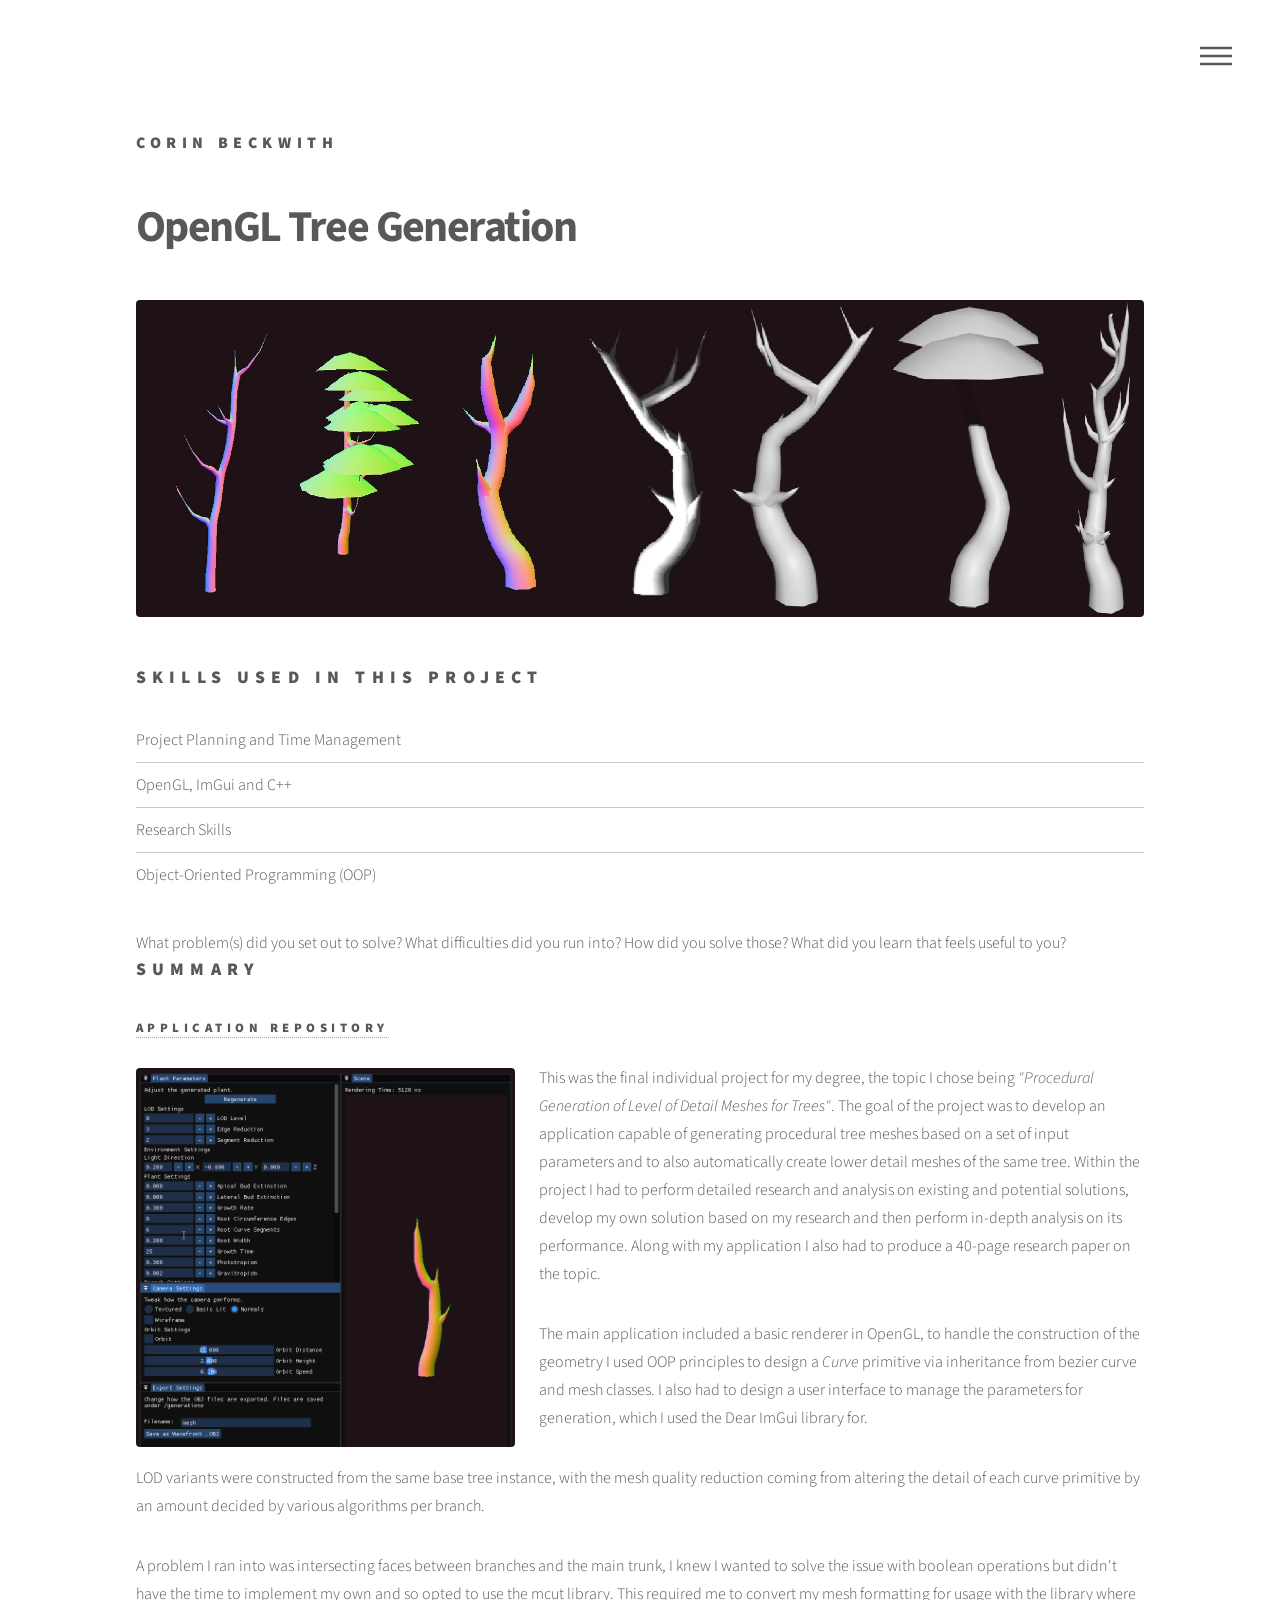
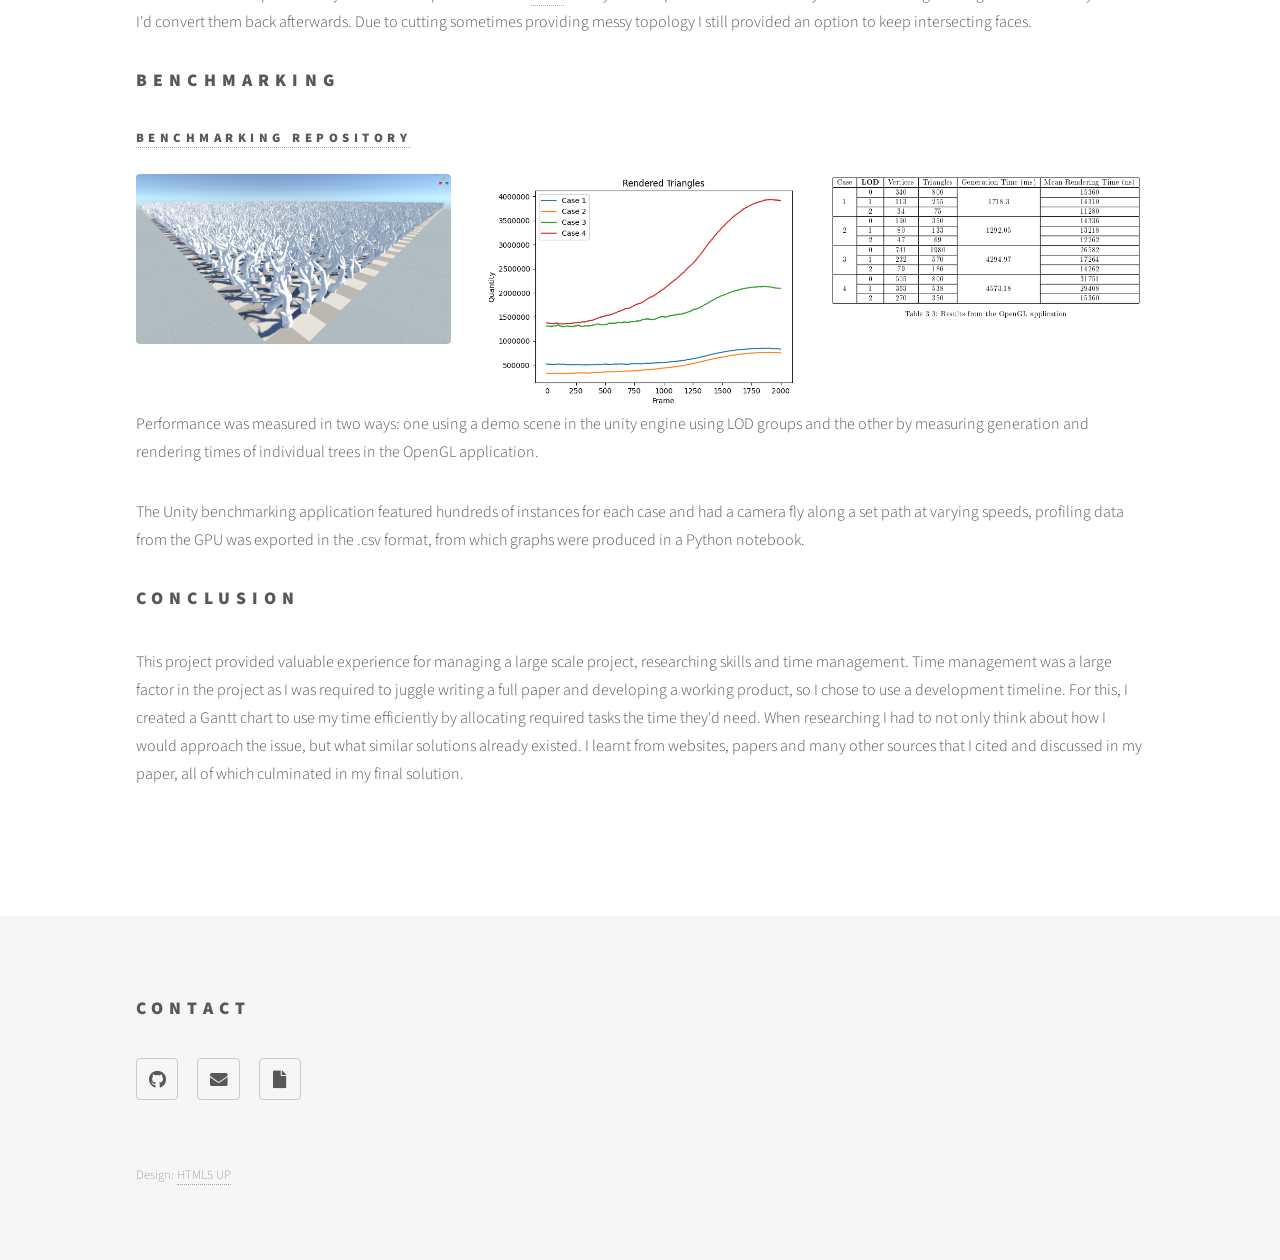
<file: project1.html>
<!DOCTYPE HTML>
<!--
	Phantom by HTML5 UP
	html5up.net | @ajlkn
	Free for personal and commercial use under the CCA 3.0 license (html5up.net/license)
-->
<html>
	<head>
		<title>OpenGL Tree Generation</title>
		<meta charset="utf-8" />
		<meta name="viewport" content="width=device-width, initial-scale=1, user-scalable=no" />
		<link rel="stylesheet" href="assets/css/main.css" />
		<noscript><link rel="stylesheet" href="assets/css/noscript.css" /></noscript>
	</head>
	<body class="is-preload">
		<!-- Wrapper -->
			<div id="wrapper">

				<!-- Header -->
				<header id="header">
					<div class="inner">

						<!-- Logo -->
							<a href="index.html" class="logo">
								<span class="title">Corin Beckwith</span>
							</a>

						<!-- Nav -->
							<nav>
								<ul>
									<li><a href="#menu">Menu</a></li>
								</ul>
							</nav>

					</div>
				</header>

				<!-- Menu -->
					<nav id="menu">
						<h2>Menu</h2>
						<ul>
							<li><a href="index.html">Home</a></li>
							<li><a href="project1.html">OpenGL Tree Generation</a></li>
							<li><a href="project2.html">Unity Action Platformer</a></li>
							<li><a href="project3.html">Unity Pixel Art Rendering</a></li>
						</ul>
					</nav>

				<!-- Main -->
					<div id="main">
						<div class="inner">
							<h1>OpenGL Tree Generation</h1>
							<span class="image main"><img src="images/opengltree.png" alt="" /></span>
							<h2>Skills used in this project</h2>
							<ul class="alt">
								<li>Project Planning and Time Management</li>
								<li>OpenGL, ImGui and C++</li>
								<li>Research Skills</li>
								<li>Object-Oriented Programming (OOP)</li>
							</ul>
							What problem(s) did you set out to solve? What difficulties did you run into? How did you solve those? What did you learn that feels useful to you?
							<h2>Summary</h2>
							<h4><a href="https://github.com/Spectrum73/procedural-plant-mesh-generation">Application Repository</a></h4>
							<p><span class="image left"><img src="images/treeGUIdemo.gif" alt="" /></span>This was the final individual project for my degree, the topic I chose being <i>"Procedural Generation of Level of Detail Meshes for Trees"</i>.
							The goal of the project was to develop an application capable of generating procedural tree meshes based on a set of input parameters and to also automatically create lower detail meshes of the same tree.
							Within the project I had to perform detailed research and analysis on existing and potential solutions, develop my own solution based on my research and then perform in-depth analysis on its performance. Along with my application I also had to produce a 40-page research paper on the topic.
							</p>
							<p>The main application included a basic renderer in OpenGL, to handle the construction of the geometry I used OOP principles to design a <i>Curve</i> primitive via inheritance from bezier curve and mesh classes. I also had to design a user interface to manage the parameters for generation, which I used the Dear ImGui library for.</p>
							<p>LOD variants were constructed from the same base tree instance, with the mesh quality reduction coming from altering the detail of each curve primitive by an amount decided by various algorithms per branch.</p>
							<p>A problem I ran into was intersecting faces between branches and the main trunk, I knew I wanted to solve the issue with boolean operations but didn't have the time to implement my own and so opted to use the <a href="https://github.com/cutdigital/mcut">mcut</a> library.
							This required me to convert my mesh formatting for usage with the library where I'd convert them back afterwards. Due to cutting sometimes providing messy topology I still provided an option to keep intersecting faces.</p>
							
							<h2>Benchmarking</h2>
							<h4><a href="https://github.com/Spectrum73/final-project-benchmark">Benchmarking Repository</a></h4>
							<div class="row gtr-uniform">
								<div class="col-4"><span class="image fit"><img src="images/treeBenchmark.png" alt="" /></span></div>
								<div class="col-4"><span class="image fit"><img src="images/treeBenchmarkAnalysis.png" alt="" /></span></div>
								<div class="col-4"><span class="image fit"><img src="images/treeBenchmarkResults.png" alt="" /></span></div>
							</div>
							<p>Performance was measured in two ways: one using a demo scene in the unity engine using LOD groups and the other by measuring generation and rendering times of individual trees in the OpenGL application.</p>
							<p>The Unity benchmarking application featured hundreds of instances for each case and had a camera fly along a set path at varying speeds, profiling data from the GPU was exported in the .csv format, from which graphs were produced in a Python notebook.</p>
						
							<h2>Conclusion</h2>
							<p>
								This project provided valuable experience for managing a large scale project, researching skills and time management.
								Time management was a large factor in the project as I was required to juggle writing a full paper and developing a working product, so I chose to use a development timeline.
								For this, I created a Gantt chart to use my time efficiently by allocating required tasks the time they'd need.
								When researching I had to not only think about how I would approach the issue, but what similar solutions already existed.
								I learnt from websites, papers and many other sources that I cited and discussed in my paper, all of which culminated in my final solution.
							</p>
						</div>
					</div>

				<!-- Footer -->
				<footer id="footer">
					<div class="inner">
						<section>
							<h2>Contact</h2>
							<ul class="icons">
								<li><a href="https://github.com/Spectrum73" class="icon brands style2 fa-github"><span class="label">GitHub</span></a></li>
								<li><a href="mailto: corinbeckwith@gmail.com" class="icon solid style2 fa-envelope"><span class="label">Email</span></a></li>
								<li><a href="https://www.linkedin.com/in/corin-beckwith-b2b0a7327/" class="icon solid style2 fa-file"><span class="label"></span></a></li>
							</ul>
						</section>
						<ul class="copyright">
							<li>Design: <a href="http://html5up.net">HTML5 UP</a></li>
						</ul>
					</div>
				</footer>

			</div>

		<!-- Scripts -->
			<script src="assets/js/jquery.min.js"></script>
			<script src="assets/js/browser.min.js"></script>
			<script src="assets/js/breakpoints.min.js"></script>
			<script src="assets/js/util.js"></script>
			<script src="assets/js/main.js"></script>

	</body>
</html>
</file>
<file: assets/css/noscript.css>
/*
	Phantom by HTML5 UP
	html5up.net | @ajlkn
	Free for personal and commercial use under the CCA 3.0 license (html5up.net/license)
*/

/* Tiles */

	body.is-preload .tiles article {
		-moz-transform: none;
		-webkit-transform: none;
		-ms-transform: none;
		transform: none;
		opacity: 1;
	}
</file>
<file: portfolio/assets/css/noscript.css>
/*
	Phantom by HTML5 UP
	html5up.net | @ajlkn
	Free for personal and commercial use under the CCA 3.0 license (html5up.net/license)
*/

/* Tiles */

	body.is-preload .tiles article {
		-moz-transform: none;
		-webkit-transform: none;
		-ms-transform: none;
		transform: none;
		opacity: 1;
	}
</file>
<file: assets/css/main.css>
@import url(fontawesome-all.min.css);
@import url("https://fonts.googleapis.com/css?family=Source+Sans+Pro:300,700,900");

/*
	Phantom by HTML5 UP
	html5up.net | @ajlkn
	Free for personal and commercial use under the CCA 3.0 license (html5up.net/license)
*/

html, body, div, span, applet, object,
iframe, h1, h2, h3, h4, h5, h6, p, blockquote,
pre, a, abbr, acronym, address, big, cite,
code, del, dfn, em, img, ins, kbd, q, s, samp,
small, strike, strong, sub, sup, tt, var, b,
u, i, center, dl, dt, dd, ol, ul, li, fieldset,
form, label, legend, table, caption, tbody,
tfoot, thead, tr, th, td, article, aside,
canvas, details, embed, figure, figcaption,
footer, header, hgroup, menu, nav, output, ruby,
section, summary, time, mark, audio, video {
	margin: 0;
	padding: 0;
	border: 0;
	font-size: 100%;
	font: inherit;
	vertical-align: baseline;}

article, aside, details, figcaption, figure,
footer, header, hgroup, menu, nav, section {
	display: block;}

body {
	line-height: 1;
}

ol, ul {
	list-style: none;
}

blockquote, q {
	quotes: none;
}

	blockquote:before, blockquote:after, q:before, q:after {
		content: '';
		content: none;
	}

table {
	border-collapse: collapse;
	border-spacing: 0;
}

body {
	-webkit-text-size-adjust: none;
}

mark {
	background-color: transparent;
	color: inherit;
}

input::-moz-focus-inner {
	border: 0;
	padding: 0;
}

input, select, textarea {
	-moz-appearance: none;
	-webkit-appearance: none;
	-ms-appearance: none;
	appearance: none;
}

/* Basic */

	@-ms-viewport {
		width: device-width;
	}

	body {
		-ms-overflow-style: scrollbar;
	}

	@media screen and (max-width: 480px) {

		html, body {
			min-width: 320px;
		}

	}

	html {
		box-sizing: border-box;
	}

	*, *:before, *:after {
		box-sizing: inherit;
	}

	body {
		background: #ffffff;
	}

		body.is-preload *, body.is-preload *:before, body.is-preload *:after {
			-moz-animation: none !important;
			-webkit-animation: none !important;
			-ms-animation: none !important;
			animation: none !important;
			-moz-transition: none !important;
			-webkit-transition: none !important;
			-ms-transition: none !important;
			transition: none !important;
		}

/* Type */

	body, input, select, textarea {
		color: #585858;
		font-family: "Source Sans Pro", Helvetica, sans-serif;
		font-size: 16pt;
		font-weight: 300;
		line-height: 1.75;
	}

		@media screen and (max-width: 1680px) {

			body, input, select, textarea {
				font-size: 14pt;
			}

		}

		@media screen and (max-width: 1280px) {

			body, input, select, textarea {
				font-size: 12pt;
			}

		}

	a {
		-moz-transition: border-bottom-color 0.2s ease, color 0.2s ease;
		-webkit-transition: border-bottom-color 0.2s ease, color 0.2s ease;
		-ms-transition: border-bottom-color 0.2s ease, color 0.2s ease;
		transition: border-bottom-color 0.2s ease, color 0.2s ease;
		text-decoration: none;
		color: #585858;
		border-bottom: dotted 1px rgba(88, 88, 88, 0.5);
	}

		a:hover {
			border-bottom-color: transparent;
			color: #f2849e !important;
		}

	strong, b {
		font-weight: 900;
	}

	em, i {
		font-style: italic;
	}

	p {
		margin: 0 0 2em 0;
	}

	h1 {
		font-size: 2.75em;
		font-weight: 700;
		line-height: 1.3;
		margin: 0 0 1em 0;
		letter-spacing: -0.035em;
	}

		h1 a {
			color: inherit;
		}

		@media screen and (max-width: 736px) {

			h1 {
				font-size: 2em;
				margin: 0 0 1em 0;
			}

		}

		@media screen and (max-width: 360px) {

			h1 {
				font-size: 1.75em;
			}

		}

	h2, h3, h4, h5, h6 {
		font-weight: 900;
		line-height: 1.5;
		margin: 0 0 2em 0;
		text-transform: uppercase;
		letter-spacing: 0.35em;
	}

		h2 a, h3 a, h4 a, h5 a, h6 a {
			color: inherit;
		}

	h2 {
		font-size: 1.1em;
	}

	h3 {
		font-size: 1em;
	}

	h4 {
		font-size: 0.8em;
	}

	h5 {
		font-size: 0.8em;
	}

	h6 {
		font-size: 0.8em;
	}

	@media screen and (max-width: 980px) {

		h1 br, h2 br, h3 br, h4 br, h5 br, h6 br {
			display: none;
		}

	}

	@media screen and (max-width: 736px) {

		h2 {
			font-size: 1em;
		}

		h3 {
			font-size: 0.8em;
		}

	}

	sub {
		font-size: 0.8em;
		position: relative;
		top: 0.5em;
	}

	sup {
		font-size: 0.8em;
		position: relative;
		top: -0.5em;
	}

	blockquote {
		border-left: solid 4px #c9c9c9;
		font-style: italic;
		margin: 0 0 2em 0;
		padding: 0.5em 0 0.5em 2em;
	}

	code {
		background: rgba(144, 144, 144, 0.075);
		border-radius: 4px;
		border: solid 1px #c9c9c9;
		font-family: "Courier New", monospace;
		font-size: 0.9em;
		margin: 0 0.25em;
		padding: 0.25em 0.65em;
	}

	pre {
		-webkit-overflow-scrolling: touch;
		font-family: "Courier New", monospace;
		font-size: 0.9em;
		margin: 0 0 2em 0;
	}

		pre code {
			display: block;
			line-height: 1.75;
			padding: 1em 1.5em;
			overflow-x: auto;
		}

	hr {
		border: 0;
		border-bottom: solid 1px #c9c9c9;
		margin: 2em 0;
	}

		hr.major {
			margin: 3em 0;
		}

	.align-left {
		text-align: left;
	}

	.align-center {
		text-align: center;
	}

	.align-right {
		text-align: right;
	}

/* Row */

	.row {
		display: flex;
		flex-wrap: wrap;
		box-sizing: border-box;
		align-items: stretch;
	}

		.row > * {
			box-sizing: border-box;
		}

		.row.gtr-uniform > * > :last-child {
			margin-bottom: 0;
		}

		.row.aln-left {
			justify-content: flex-start;
		}

		.row.aln-center {
			justify-content: center;
		}

		.row.aln-right {
			justify-content: flex-end;
		}

		.row.aln-top {
			align-items: flex-start;
		}

		.row.aln-middle {
			align-items: center;
		}

		.row.aln-bottom {
			align-items: flex-end;
		}

		.row > .imp {
			order: -1;
		}

		.row > .col-1 {
			width: 8.33333%;
		}

		.row > .off-1 {
			margin-left: 8.33333%;
		}

		.row > .col-2 {
			width: 16.66667%;
		}

		.row > .off-2 {
			margin-left: 16.66667%;
		}

		.row > .col-3 {
			width: 25%;
		}

		.row > .off-3 {
			margin-left: 25%;
		}

		.row > .col-4 {
			width: 33.33333%;
		}

		.row > .off-4 {
			margin-left: 33.33333%;
		}

		.row > .col-5 {
			width: 41.66667%;
		}

		.row > .off-5 {
			margin-left: 41.66667%;
		}

		.row > .col-6 {
			width: 50%;
		}

		.row > .off-6 {
			margin-left: 50%;
		}

		.row > .col-7 {
			width: 58.33333%;
		}

		.row > .off-7 {
			margin-left: 58.33333%;
		}

		.row > .col-8 {
			width: 66.66667%;
		}

		.row > .off-8 {
			margin-left: 66.66667%;
		}

		.row > .col-9 {
			width: 75%;
		}

		.row > .off-9 {
			margin-left: 75%;
		}

		.row > .col-10 {
			width: 83.33333%;
		}

		.row > .off-10 {
			margin-left: 83.33333%;
		}

		.row > .col-11 {
			width: 91.66667%;
		}

		.row > .off-11 {
			margin-left: 91.66667%;
		}

		.row > .col-12 {
			width: 100%;
		}

		.row > .off-12 {
			margin-left: 100%;
		}

		.row.gtr-0 {
			margin-top: 0;
			margin-left: 0em;
		}

			.row.gtr-0 > * {
				padding: 0 0 0 0em;
			}

			.row.gtr-0.gtr-uniform {
				margin-top: 0em;
			}

				.row.gtr-0.gtr-uniform > * {
					padding-top: 0em;
				}

		.row.gtr-25 {
			margin-top: 0;
			margin-left: -0.5em;
		}

			.row.gtr-25 > * {
				padding: 0 0 0 0.5em;
			}

			.row.gtr-25.gtr-uniform {
				margin-top: -0.5em;
			}

				.row.gtr-25.gtr-uniform > * {
					padding-top: 0.5em;
				}

		.row.gtr-50 {
			margin-top: 0;
			margin-left: -1em;
		}

			.row.gtr-50 > * {
				padding: 0 0 0 1em;
			}

			.row.gtr-50.gtr-uniform {
				margin-top: -1em;
			}

				.row.gtr-50.gtr-uniform > * {
					padding-top: 1em;
				}

		.row {
			margin-top: 0;
			margin-left: -2em;
		}

			.row > * {
				padding: 0 0 0 2em;
			}

			.row.gtr-uniform {
				margin-top: -2em;
			}

				.row.gtr-uniform > * {
					padding-top: 2em;
				}

		.row.gtr-150 {
			margin-top: 0;
			margin-left: -3em;
		}

			.row.gtr-150 > * {
				padding: 0 0 0 3em;
			}

			.row.gtr-150.gtr-uniform {
				margin-top: -3em;
			}

				.row.gtr-150.gtr-uniform > * {
					padding-top: 3em;
				}

		.row.gtr-200 {
			margin-top: 0;
			margin-left: -4em;
		}

			.row.gtr-200 > * {
				padding: 0 0 0 4em;
			}

			.row.gtr-200.gtr-uniform {
				margin-top: -4em;
			}

				.row.gtr-200.gtr-uniform > * {
					padding-top: 4em;
				}

		@media screen and (max-width: 1680px) {

			.row {
				display: flex;
				flex-wrap: wrap;
				box-sizing: border-box;
				align-items: stretch;
			}

				.row > * {
					box-sizing: border-box;
				}

				.row.gtr-uniform > * > :last-child {
					margin-bottom: 0;
				}

				.row.aln-left {
					justify-content: flex-start;
				}

				.row.aln-center {
					justify-content: center;
				}

				.row.aln-right {
					justify-content: flex-end;
				}

				.row.aln-top {
					align-items: flex-start;
				}

				.row.aln-middle {
					align-items: center;
				}

				.row.aln-bottom {
					align-items: flex-end;
				}

				.row > .imp-xlarge {
					order: -1;
				}

				.row > .col-1-xlarge {
					width: 8.33333%;
				}

				.row > .off-1-xlarge {
					margin-left: 8.33333%;
				}

				.row > .col-2-xlarge {
					width: 16.66667%;
				}

				.row > .off-2-xlarge {
					margin-left: 16.66667%;
				}

				.row > .col-3-xlarge {
					width: 25%;
				}

				.row > .off-3-xlarge {
					margin-left: 25%;
				}

				.row > .col-4-xlarge {
					width: 33.33333%;
				}

				.row > .off-4-xlarge {
					margin-left: 33.33333%;
				}

				.row > .col-5-xlarge {
					width: 41.66667%;
				}

				.row > .off-5-xlarge {
					margin-left: 41.66667%;
				}

				.row > .col-6-xlarge {
					width: 50%;
				}

				.row > .off-6-xlarge {
					margin-left: 50%;
				}

				.row > .col-7-xlarge {
					width: 58.33333%;
				}

				.row > .off-7-xlarge {
					margin-left: 58.33333%;
				}

				.row > .col-8-xlarge {
					width: 66.66667%;
				}

				.row > .off-8-xlarge {
					margin-left: 66.66667%;
				}

				.row > .col-9-xlarge {
					width: 75%;
				}

				.row > .off-9-xlarge {
					margin-left: 75%;
				}

				.row > .col-10-xlarge {
					width: 83.33333%;
				}

				.row > .off-10-xlarge {
					margin-left: 83.33333%;
				}

				.row > .col-11-xlarge {
					width: 91.66667%;
				}

				.row > .off-11-xlarge {
					margin-left: 91.66667%;
				}

				.row > .col-12-xlarge {
					width: 100%;
				}

				.row > .off-12-xlarge {
					margin-left: 100%;
				}

				.row.gtr-0 {
					margin-top: 0;
					margin-left: 0em;
				}

					.row.gtr-0 > * {
						padding: 0 0 0 0em;
					}

					.row.gtr-0.gtr-uniform {
						margin-top: 0em;
					}

						.row.gtr-0.gtr-uniform > * {
							padding-top: 0em;
						}

				.row.gtr-25 {
					margin-top: 0;
					margin-left: -0.5em;
				}

					.row.gtr-25 > * {
						padding: 0 0 0 0.5em;
					}

					.row.gtr-25.gtr-uniform {
						margin-top: -0.5em;
					}

						.row.gtr-25.gtr-uniform > * {
							padding-top: 0.5em;
						}

				.row.gtr-50 {
					margin-top: 0;
					margin-left: -1em;
				}

					.row.gtr-50 > * {
						padding: 0 0 0 1em;
					}

					.row.gtr-50.gtr-uniform {
						margin-top: -1em;
					}

						.row.gtr-50.gtr-uniform > * {
							padding-top: 1em;
						}

				.row {
					margin-top: 0;
					margin-left: -2em;
				}

					.row > * {
						padding: 0 0 0 2em;
					}

					.row.gtr-uniform {
						margin-top: -2em;
					}

						.row.gtr-uniform > * {
							padding-top: 2em;
						}

				.row.gtr-150 {
					margin-top: 0;
					margin-left: -3em;
				}

					.row.gtr-150 > * {
						padding: 0 0 0 3em;
					}

					.row.gtr-150.gtr-uniform {
						margin-top: -3em;
					}

						.row.gtr-150.gtr-uniform > * {
							padding-top: 3em;
						}

				.row.gtr-200 {
					margin-top: 0;
					margin-left: -4em;
				}

					.row.gtr-200 > * {
						padding: 0 0 0 4em;
					}

					.row.gtr-200.gtr-uniform {
						margin-top: -4em;
					}

						.row.gtr-200.gtr-uniform > * {
							padding-top: 4em;
						}

		}

		@media screen and (max-width: 1280px) {

			.row {
				display: flex;
				flex-wrap: wrap;
				box-sizing: border-box;
				align-items: stretch;
			}

				.row > * {
					box-sizing: border-box;
				}

				.row.gtr-uniform > * > :last-child {
					margin-bottom: 0;
				}

				.row.aln-left {
					justify-content: flex-start;
				}

				.row.aln-center {
					justify-content: center;
				}

				.row.aln-right {
					justify-content: flex-end;
				}

				.row.aln-top {
					align-items: flex-start;
				}

				.row.aln-middle {
					align-items: center;
				}

				.row.aln-bottom {
					align-items: flex-end;
				}

				.row > .imp-large {
					order: -1;
				}

				.row > .col-1-large {
					width: 8.33333%;
				}

				.row > .off-1-large {
					margin-left: 8.33333%;
				}

				.row > .col-2-large {
					width: 16.66667%;
				}

				.row > .off-2-large {
					margin-left: 16.66667%;
				}

				.row > .col-3-large {
					width: 25%;
				}

				.row > .off-3-large {
					margin-left: 25%;
				}

				.row > .col-4-large {
					width: 33.33333%;
				}

				.row > .off-4-large {
					margin-left: 33.33333%;
				}

				.row > .col-5-large {
					width: 41.66667%;
				}

				.row > .off-5-large {
					margin-left: 41.66667%;
				}

				.row > .col-6-large {
					width: 50%;
				}

				.row > .off-6-large {
					margin-left: 50%;
				}

				.row > .col-7-large {
					width: 58.33333%;
				}

				.row > .off-7-large {
					margin-left: 58.33333%;
				}

				.row > .col-8-large {
					width: 66.66667%;
				}

				.row > .off-8-large {
					margin-left: 66.66667%;
				}

				.row > .col-9-large {
					width: 75%;
				}

				.row > .off-9-large {
					margin-left: 75%;
				}

				.row > .col-10-large {
					width: 83.33333%;
				}

				.row > .off-10-large {
					margin-left: 83.33333%;
				}

				.row > .col-11-large {
					width: 91.66667%;
				}

				.row > .off-11-large {
					margin-left: 91.66667%;
				}

				.row > .col-12-large {
					width: 100%;
				}

				.row > .off-12-large {
					margin-left: 100%;
				}

				.row.gtr-0 {
					margin-top: 0;
					margin-left: 0em;
				}

					.row.gtr-0 > * {
						padding: 0 0 0 0em;
					}

					.row.gtr-0.gtr-uniform {
						margin-top: 0em;
					}

						.row.gtr-0.gtr-uniform > * {
							padding-top: 0em;
						}

				.row.gtr-25 {
					margin-top: 0;
					margin-left: -0.5em;
				}

					.row.gtr-25 > * {
						padding: 0 0 0 0.5em;
					}

					.row.gtr-25.gtr-uniform {
						margin-top: -0.5em;
					}

						.row.gtr-25.gtr-uniform > * {
							padding-top: 0.5em;
						}

				.row.gtr-50 {
					margin-top: 0;
					margin-left: -1em;
				}

					.row.gtr-50 > * {
						padding: 0 0 0 1em;
					}

					.row.gtr-50.gtr-uniform {
						margin-top: -1em;
					}

						.row.gtr-50.gtr-uniform > * {
							padding-top: 1em;
						}

				.row {
					margin-top: 0;
					margin-left: -2em;
				}

					.row > * {
						padding: 0 0 0 2em;
					}

					.row.gtr-uniform {
						margin-top: -2em;
					}

						.row.gtr-uniform > * {
							padding-top: 2em;
						}

				.row.gtr-150 {
					margin-top: 0;
					margin-left: -3em;
				}

					.row.gtr-150 > * {
						padding: 0 0 0 3em;
					}

					.row.gtr-150.gtr-uniform {
						margin-top: -3em;
					}

						.row.gtr-150.gtr-uniform > * {
							padding-top: 3em;
						}

				.row.gtr-200 {
					margin-top: 0;
					margin-left: -4em;
				}

					.row.gtr-200 > * {
						padding: 0 0 0 4em;
					}

					.row.gtr-200.gtr-uniform {
						margin-top: -4em;
					}

						.row.gtr-200.gtr-uniform > * {
							padding-top: 4em;
						}

		}

		@media screen and (max-width: 980px) {

			.row {
				display: flex;
				flex-wrap: wrap;
				box-sizing: border-box;
				align-items: stretch;
			}

				.row > * {
					box-sizing: border-box;
				}

				.row.gtr-uniform > * > :last-child {
					margin-bottom: 0;
				}

				.row.aln-left {
					justify-content: flex-start;
				}

				.row.aln-center {
					justify-content: center;
				}

				.row.aln-right {
					justify-content: flex-end;
				}

				.row.aln-top {
					align-items: flex-start;
				}

				.row.aln-middle {
					align-items: center;
				}

				.row.aln-bottom {
					align-items: flex-end;
				}

				.row > .imp-medium {
					order: -1;
				}

				.row > .col-1-medium {
					width: 8.33333%;
				}

				.row > .off-1-medium {
					margin-left: 8.33333%;
				}

				.row > .col-2-medium {
					width: 16.66667%;
				}

				.row > .off-2-medium {
					margin-left: 16.66667%;
				}

				.row > .col-3-medium {
					width: 25%;
				}

				.row > .off-3-medium {
					margin-left: 25%;
				}

				.row > .col-4-medium {
					width: 33.33333%;
				}

				.row > .off-4-medium {
					margin-left: 33.33333%;
				}

				.row > .col-5-medium {
					width: 41.66667%;
				}

				.row > .off-5-medium {
					margin-left: 41.66667%;
				}

				.row > .col-6-medium {
					width: 50%;
				}

				.row > .off-6-medium {
					margin-left: 50%;
				}

				.row > .col-7-medium {
					width: 58.33333%;
				}

				.row > .off-7-medium {
					margin-left: 58.33333%;
				}

				.row > .col-8-medium {
					width: 66.66667%;
				}

				.row > .off-8-medium {
					margin-left: 66.66667%;
				}

				.row > .col-9-medium {
					width: 75%;
				}

				.row > .off-9-medium {
					margin-left: 75%;
				}

				.row > .col-10-medium {
					width: 83.33333%;
				}

				.row > .off-10-medium {
					margin-left: 83.33333%;
				}

				.row > .col-11-medium {
					width: 91.66667%;
				}

				.row > .off-11-medium {
					margin-left: 91.66667%;
				}

				.row > .col-12-medium {
					width: 100%;
				}

				.row > .off-12-medium {
					margin-left: 100%;
				}

				.row.gtr-0 {
					margin-top: 0;
					margin-left: 0em;
				}

					.row.gtr-0 > * {
						padding: 0 0 0 0em;
					}

					.row.gtr-0.gtr-uniform {
						margin-top: 0em;
					}

						.row.gtr-0.gtr-uniform > * {
							padding-top: 0em;
						}

				.row.gtr-25 {
					margin-top: 0;
					margin-left: -0.375em;
				}

					.row.gtr-25 > * {
						padding: 0 0 0 0.375em;
					}

					.row.gtr-25.gtr-uniform {
						margin-top: -0.375em;
					}

						.row.gtr-25.gtr-uniform > * {
							padding-top: 0.375em;
						}

				.row.gtr-50 {
					margin-top: 0;
					margin-left: -0.75em;
				}

					.row.gtr-50 > * {
						padding: 0 0 0 0.75em;
					}

					.row.gtr-50.gtr-uniform {
						margin-top: -0.75em;
					}

						.row.gtr-50.gtr-uniform > * {
							padding-top: 0.75em;
						}

				.row {
					margin-top: 0;
					margin-left: -1.5em;
				}

					.row > * {
						padding: 0 0 0 1.5em;
					}

					.row.gtr-uniform {
						margin-top: -1.5em;
					}

						.row.gtr-uniform > * {
							padding-top: 1.5em;
						}

				.row.gtr-150 {
					margin-top: 0;
					margin-left: -2.25em;
				}

					.row.gtr-150 > * {
						padding: 0 0 0 2.25em;
					}

					.row.gtr-150.gtr-uniform {
						margin-top: -2.25em;
					}

						.row.gtr-150.gtr-uniform > * {
							padding-top: 2.25em;
						}

				.row.gtr-200 {
					margin-top: 0;
					margin-left: -3em;
				}

					.row.gtr-200 > * {
						padding: 0 0 0 3em;
					}

					.row.gtr-200.gtr-uniform {
						margin-top: -3em;
					}

						.row.gtr-200.gtr-uniform > * {
							padding-top: 3em;
						}

		}

		@media screen and (max-width: 736px) {

			.row {
				display: flex;
				flex-wrap: wrap;
				box-sizing: border-box;
				align-items: stretch;
			}

				.row > * {
					box-sizing: border-box;
				}

				.row.gtr-uniform > * > :last-child {
					margin-bottom: 0;
				}

				.row.aln-left {
					justify-content: flex-start;
				}

				.row.aln-center {
					justify-content: center;
				}

				.row.aln-right {
					justify-content: flex-end;
				}

				.row.aln-top {
					align-items: flex-start;
				}

				.row.aln-middle {
					align-items: center;
				}

				.row.aln-bottom {
					align-items: flex-end;
				}

				.row > .imp-small {
					order: -1;
				}

				.row > .col-1-small {
					width: 8.33333%;
				}

				.row > .off-1-small {
					margin-left: 8.33333%;
				}

				.row > .col-2-small {
					width: 16.66667%;
				}

				.row > .off-2-small {
					margin-left: 16.66667%;
				}

				.row > .col-3-small {
					width: 25%;
				}

				.row > .off-3-small {
					margin-left: 25%;
				}

				.row > .col-4-small {
					width: 33.33333%;
				}

				.row > .off-4-small {
					margin-left: 33.33333%;
				}

				.row > .col-5-small {
					width: 41.66667%;
				}

				.row > .off-5-small {
					margin-left: 41.66667%;
				}

				.row > .col-6-small {
					width: 50%;
				}

				.row > .off-6-small {
					margin-left: 50%;
				}

				.row > .col-7-small {
					width: 58.33333%;
				}

				.row > .off-7-small {
					margin-left: 58.33333%;
				}

				.row > .col-8-small {
					width: 66.66667%;
				}

				.row > .off-8-small {
					margin-left: 66.66667%;
				}

				.row > .col-9-small {
					width: 75%;
				}

				.row > .off-9-small {
					margin-left: 75%;
				}

				.row > .col-10-small {
					width: 83.33333%;
				}

				.row > .off-10-small {
					margin-left: 83.33333%;
				}

				.row > .col-11-small {
					width: 91.66667%;
				}

				.row > .off-11-small {
					margin-left: 91.66667%;
				}

				.row > .col-12-small {
					width: 100%;
				}

				.row > .off-12-small {
					margin-left: 100%;
				}

				.row.gtr-0 {
					margin-top: 0;
					margin-left: 0em;
				}

					.row.gtr-0 > * {
						padding: 0 0 0 0em;
					}

					.row.gtr-0.gtr-uniform {
						margin-top: 0em;
					}

						.row.gtr-0.gtr-uniform > * {
							padding-top: 0em;
						}

				.row.gtr-25 {
					margin-top: 0;
					margin-left: -0.25em;
				}

					.row.gtr-25 > * {
						padding: 0 0 0 0.25em;
					}

					.row.gtr-25.gtr-uniform {
						margin-top: -0.25em;
					}

						.row.gtr-25.gtr-uniform > * {
							padding-top: 0.25em;
						}

				.row.gtr-50 {
					margin-top: 0;
					margin-left: -0.5em;
				}

					.row.gtr-50 > * {
						padding: 0 0 0 0.5em;
					}

					.row.gtr-50.gtr-uniform {
						margin-top: -0.5em;
					}

						.row.gtr-50.gtr-uniform > * {
							padding-top: 0.5em;
						}

				.row {
					margin-top: 0;
					margin-left: -1em;
				}

					.row > * {
						padding: 0 0 0 1em;
					}

					.row.gtr-uniform {
						margin-top: -1em;
					}

						.row.gtr-uniform > * {
							padding-top: 1em;
						}

				.row.gtr-150 {
					margin-top: 0;
					margin-left: -1.5em;
				}

					.row.gtr-150 > * {
						padding: 0 0 0 1.5em;
					}

					.row.gtr-150.gtr-uniform {
						margin-top: -1.5em;
					}

						.row.gtr-150.gtr-uniform > * {
							padding-top: 1.5em;
						}

				.row.gtr-200 {
					margin-top: 0;
					margin-left: -2em;
				}

					.row.gtr-200 > * {
						padding: 0 0 0 2em;
					}

					.row.gtr-200.gtr-uniform {
						margin-top: -2em;
					}

						.row.gtr-200.gtr-uniform > * {
							padding-top: 2em;
						}

		}

		@media screen and (max-width: 480px) {

			.row {
				display: flex;
				flex-wrap: wrap;
				box-sizing: border-box;
				align-items: stretch;
			}

				.row > * {
					box-sizing: border-box;
				}

				.row.gtr-uniform > * > :last-child {
					margin-bottom: 0;
				}

				.row.aln-left {
					justify-content: flex-start;
				}

				.row.aln-center {
					justify-content: center;
				}

				.row.aln-right {
					justify-content: flex-end;
				}

				.row.aln-top {
					align-items: flex-start;
				}

				.row.aln-middle {
					align-items: center;
				}

				.row.aln-bottom {
					align-items: flex-end;
				}

				.row > .imp-xsmall {
					order: -1;
				}

				.row > .col-1-xsmall {
					width: 8.33333%;
				}

				.row > .off-1-xsmall {
					margin-left: 8.33333%;
				}

				.row > .col-2-xsmall {
					width: 16.66667%;
				}

				.row > .off-2-xsmall {
					margin-left: 16.66667%;
				}

				.row > .col-3-xsmall {
					width: 25%;
				}

				.row > .off-3-xsmall {
					margin-left: 25%;
				}

				.row > .col-4-xsmall {
					width: 33.33333%;
				}

				.row > .off-4-xsmall {
					margin-left: 33.33333%;
				}

				.row > .col-5-xsmall {
					width: 41.66667%;
				}

				.row > .off-5-xsmall {
					margin-left: 41.66667%;
				}

				.row > .col-6-xsmall {
					width: 50%;
				}

				.row > .off-6-xsmall {
					margin-left: 50%;
				}

				.row > .col-7-xsmall {
					width: 58.33333%;
				}

				.row > .off-7-xsmall {
					margin-left: 58.33333%;
				}

				.row > .col-8-xsmall {
					width: 66.66667%;
				}

				.row > .off-8-xsmall {
					margin-left: 66.66667%;
				}

				.row > .col-9-xsmall {
					width: 75%;
				}

				.row > .off-9-xsmall {
					margin-left: 75%;
				}

				.row > .col-10-xsmall {
					width: 83.33333%;
				}

				.row > .off-10-xsmall {
					margin-left: 83.33333%;
				}

				.row > .col-11-xsmall {
					width: 91.66667%;
				}

				.row > .off-11-xsmall {
					margin-left: 91.66667%;
				}

				.row > .col-12-xsmall {
					width: 100%;
				}

				.row > .off-12-xsmall {
					margin-left: 100%;
				}

				.row.gtr-0 {
					margin-top: 0;
					margin-left: 0em;
				}

					.row.gtr-0 > * {
						padding: 0 0 0 0em;
					}

					.row.gtr-0.gtr-uniform {
						margin-top: 0em;
					}

						.row.gtr-0.gtr-uniform > * {
							padding-top: 0em;
						}

				.row.gtr-25 {
					margin-top: 0;
					margin-left: -0.25em;
				}

					.row.gtr-25 > * {
						padding: 0 0 0 0.25em;
					}

					.row.gtr-25.gtr-uniform {
						margin-top: -0.25em;
					}

						.row.gtr-25.gtr-uniform > * {
							padding-top: 0.25em;
						}

				.row.gtr-50 {
					margin-top: 0;
					margin-left: -0.5em;
				}

					.row.gtr-50 > * {
						padding: 0 0 0 0.5em;
					}

					.row.gtr-50.gtr-uniform {
						margin-top: -0.5em;
					}

						.row.gtr-50.gtr-uniform > * {
							padding-top: 0.5em;
						}

				.row {
					margin-top: 0;
					margin-left: -1em;
				}

					.row > * {
						padding: 0 0 0 1em;
					}

					.row.gtr-uniform {
						margin-top: -1em;
					}

						.row.gtr-uniform > * {
							padding-top: 1em;
						}

				.row.gtr-150 {
					margin-top: 0;
					margin-left: -1.5em;
				}

					.row.gtr-150 > * {
						padding: 0 0 0 1.5em;
					}

					.row.gtr-150.gtr-uniform {
						margin-top: -1.5em;
					}

						.row.gtr-150.gtr-uniform > * {
							padding-top: 1.5em;
						}

				.row.gtr-200 {
					margin-top: 0;
					margin-left: -2em;
				}

					.row.gtr-200 > * {
						padding: 0 0 0 2em;
					}

					.row.gtr-200.gtr-uniform {
						margin-top: -2em;
					}

						.row.gtr-200.gtr-uniform > * {
							padding-top: 2em;
						}

		}

/* Section/Article */

	section.special, article.special {
		text-align: center;
	}

	header p {
		margin-top: -1em;
	}

	@media screen and (max-width: 736px) {

		header p {
			margin-top: 0;
		}

	}

/* Icon */

	.icon {
		text-decoration: none;
		border-bottom: none;
		position: relative;
	}

		.icon:before {
			-moz-osx-font-smoothing: grayscale;
			-webkit-font-smoothing: antialiased;
			display: inline-block;
			font-style: normal;
			font-variant: normal;
			text-rendering: auto;
			line-height: 1;
			text-transform: none !important;
			font-family: 'Font Awesome 5 Free';
			font-weight: 400;
		}

		.icon > .label {
			display: none;
		}

		.icon:before {
			line-height: inherit;
		}

		.icon.solid:before {
			font-weight: 900;
		}

		.icon.brands:before {
			font-family: 'Font Awesome 5 Brands';
		}

		.icon.style2 {
			-moz-transition: background-color 0.2s ease-in-out, color 0.2s ease-in-out, border-color 0.2s ease-in-out;
			-webkit-transition: background-color 0.2s ease-in-out, color 0.2s ease-in-out, border-color 0.2s ease-in-out;
			-ms-transition: background-color 0.2s ease-in-out, color 0.2s ease-in-out, border-color 0.2s ease-in-out;
			transition: background-color 0.2s ease-in-out, color 0.2s ease-in-out, border-color 0.2s ease-in-out;
			background-color: transparent;
			border: solid 1px #c9c9c9;
			border-radius: 4px;
			width: 2.65em;
			height: 2.65em;
			display: inline-block;
			text-align: center;
			line-height: 2.65em;
			color: inherit;
		}

			.icon.style2:before {
				font-size: 1.1em;
			}

			.icon.style2:hover {
				color: #f2849e;
				border-color: #f2849e;
			}

			.icon.style2:active {
				background-color: rgba(242, 132, 158, 0.1);
			}

/* List */

	ol {
		list-style: decimal;
		margin: 0 0 2em 0;
		padding-left: 1.25em;
	}

		ol li {
			padding-left: 0.25em;
		}

	ul {
		list-style: disc;
		margin: 0 0 2em 0;
		padding-left: 1em;
	}

		ul li {
			padding-left: 0.5em;
		}

		ul.alt {
			list-style: none;
			padding-left: 0;
		}

			ul.alt li {
				border-top: solid 1px #c9c9c9;
				padding: 0.5em 0;
			}

				ul.alt li:first-child {
					border-top: 0;
					padding-top: 0;
				}

	dl {
		margin: 0 0 2em 0;
	}

		dl dt {
			display: block;
			font-weight: 900;
			margin: 0 0 1em 0;
		}

		dl dd {
			margin-left: 2em;
		}

/* Actions */

	ul.actions {
		display: -moz-flex;
		display: -webkit-flex;
		display: -ms-flex;
		display: flex;
		cursor: default;
		list-style: none;
		margin-left: -1em;
		padding-left: 0;
	}

		ul.actions li {
			padding: 0 0 0 1em;
			vertical-align: middle;
		}

		ul.actions.special {
			-moz-justify-content: center;
			-webkit-justify-content: center;
			-ms-justify-content: center;
			justify-content: center;
			width: 100%;
			margin-left: 0;
		}

			ul.actions.special li:first-child {
				padding-left: 0;
			}

		ul.actions.stacked {
			-moz-flex-direction: column;
			-webkit-flex-direction: column;
			-ms-flex-direction: column;
			flex-direction: column;
			margin-left: 0;
		}

			ul.actions.stacked li {
				padding: 1.3em 0 0 0;
			}

				ul.actions.stacked li:first-child {
					padding-top: 0;
				}

		ul.actions.fit {
			width: calc(100% + 1em);
		}

			ul.actions.fit li {
				-moz-flex-grow: 1;
				-webkit-flex-grow: 1;
				-ms-flex-grow: 1;
				flex-grow: 1;
				-moz-flex-shrink: 1;
				-webkit-flex-shrink: 1;
				-ms-flex-shrink: 1;
				flex-shrink: 1;
				width: 100%;
			}

				ul.actions.fit li > * {
					width: 100%;
				}

			ul.actions.fit.stacked {
				width: 100%;
			}

		@media screen and (max-width: 480px) {

			ul.actions:not(.fixed) {
				-moz-flex-direction: column;
				-webkit-flex-direction: column;
				-ms-flex-direction: column;
				flex-direction: column;
				margin-left: 0;
				width: 100% !important;
			}

				ul.actions:not(.fixed) li {
					-moz-flex-grow: 1;
					-webkit-flex-grow: 1;
					-ms-flex-grow: 1;
					flex-grow: 1;
					-moz-flex-shrink: 1;
					-webkit-flex-shrink: 1;
					-ms-flex-shrink: 1;
					flex-shrink: 1;
					padding: 1em 0 0 0;
					text-align: center;
					width: 100%;
				}

					ul.actions:not(.fixed) li > * {
						width: 100%;
					}

					ul.actions:not(.fixed) li:first-child {
						padding-top: 0;
					}

					ul.actions:not(.fixed) li input[type="submit"],
					ul.actions:not(.fixed) li input[type="reset"],
					ul.actions:not(.fixed) li input[type="button"],
					ul.actions:not(.fixed) li button,
					ul.actions:not(.fixed) li .button {
						width: 100%;
					}

						ul.actions:not(.fixed) li input[type="submit"].icon:before,
						ul.actions:not(.fixed) li input[type="reset"].icon:before,
						ul.actions:not(.fixed) li input[type="button"].icon:before,
						ul.actions:not(.fixed) li button.icon:before,
						ul.actions:not(.fixed) li .button.icon:before {
							margin-left: -0.5rem;
						}

		}

/* Icons */

	ul.icons {
		cursor: default;
		list-style: none;
		padding-left: 0;
		margin: -1em 0 2em -1em;
	}

		ul.icons li {
			display: inline-block;
			padding: 1em 0 0 1em;
		}

/* Form */

	form {
		margin: 0 0 2em 0;
		overflow-x: hidden;
	}

		form > :last-child {
			margin-bottom: 0;
		}

		form > .fields {
			display: -moz-flex;
			display: -webkit-flex;
			display: -ms-flex;
			display: flex;
			-moz-flex-wrap: wrap;
			-webkit-flex-wrap: wrap;
			-ms-flex-wrap: wrap;
			flex-wrap: wrap;
			width: calc(100% + 3em);
			margin: -1.5em 0 2em -1.5em;
		}

			form > .fields > .field {
				-moz-flex-grow: 0;
				-webkit-flex-grow: 0;
				-ms-flex-grow: 0;
				flex-grow: 0;
				-moz-flex-shrink: 0;
				-webkit-flex-shrink: 0;
				-ms-flex-shrink: 0;
				flex-shrink: 0;
				padding: 1.5em 0 0 1.5em;
				width: calc(100% - 1.5em);
			}

				form > .fields > .field.half {
					width: calc(50% - 0.75em);
				}

				form > .fields > .field.third {
					width: calc(100%/3 - 0.5em);
				}

				form > .fields > .field.quarter {
					width: calc(25% - 0.375em);
				}

		@media screen and (max-width: 480px) {

			form > .fields {
				width: calc(100% + 3em);
				margin: -1.5em 0 2em -1.5em;
			}

				form > .fields > .field {
					padding: 1.5em 0 0 1.5em;
					width: calc(100% - 1.5em);
				}

					form > .fields > .field.half {
						width: calc(100% - 1.5em);
					}

					form > .fields > .field.third {
						width: calc(100% - 1.5em);
					}

					form > .fields > .field.quarter {
						width: calc(100% - 1.5em);
					}

		}

	label {
		display: block;
		font-size: 0.9em;
		font-weight: 900;
		margin: 0 0 1em 0;
	}

	input[type="text"],
	input[type="password"],
	input[type="email"],
	input[type="tel"],
	select,
	textarea {
		-moz-appearance: none;
		-webkit-appearance: none;
		-ms-appearance: none;
		appearance: none;
		background-color: transparent;
		border: none;
		border-radius: 0;
		border-bottom: solid 1px #c9c9c9;
		color: inherit;
		display: block;
		outline: 0;
		padding: 0;
		text-decoration: none;
		width: 100%;
	}

		input[type="text"]:invalid,
		input[type="password"]:invalid,
		input[type="email"]:invalid,
		input[type="tel"]:invalid,
		select:invalid,
		textarea:invalid {
			box-shadow: none;
		}

		input[type="text"]:focus,
		input[type="password"]:focus,
		input[type="email"]:focus,
		input[type="tel"]:focus,
		select:focus,
		textarea:focus {
			border-bottom-color: #f2849e;
			box-shadow: inset 0 -1px 0 0 #f2849e;
		}

	select {
		background-image: url("data:image/svg+xml;charset=utf8,%3Csvg xmlns='http://www.w3.org/2000/svg' width='40' height='40' preserveAspectRatio='none' viewBox='0 0 40 40'%3E%3Cpath d='M9.4,12.3l10.4,10.4l10.4-10.4c0.2-0.2,0.5-0.4,0.9-0.4c0.3,0,0.6,0.1,0.9,0.4l3.3,3.3c0.2,0.2,0.4,0.5,0.4,0.9 c0,0.4-0.1,0.6-0.4,0.9L20.7,31.9c-0.2,0.2-0.5,0.4-0.9,0.4c-0.3,0-0.6-0.1-0.9-0.4L4.3,17.3c-0.2-0.2-0.4-0.5-0.4-0.9 c0-0.4,0.1-0.6,0.4-0.9l3.3-3.3c0.2-0.2,0.5-0.4,0.9-0.4S9.1,12.1,9.4,12.3z' fill='%23c9c9c9' /%3E%3C/svg%3E");
		background-size: 1.25rem;
		background-repeat: no-repeat;
		background-position: calc(100% - 1rem) center;
		height: 3em;
		padding-right: 3em;
		text-overflow: ellipsis;
	}

		select option {
			background: #ffffff;
		}

		select:focus::-ms-value {
			background-color: transparent;
		}

		select::-ms-expand {
			display: none;
		}

	input[type="text"],
	input[type="password"],
	input[type="email"],
	select {
		height: 3em;
	}

	textarea {
		padding: 0;
		min-height: 3.75em;
	}

	input[type="checkbox"],
	input[type="radio"] {
		-moz-appearance: none;
		-webkit-appearance: none;
		-ms-appearance: none;
		appearance: none;
		display: block;
		float: left;
		margin-right: -2em;
		opacity: 0;
		width: 1em;
		z-index: -1;
	}

		input[type="checkbox"] + label,
		input[type="radio"] + label {
			text-decoration: none;
			color: #585858;
			cursor: pointer;
			display: inline-block;
			font-size: 1em;
			font-weight: 300;
			padding-left: 2.55em;
			padding-right: 0.75em;
			position: relative;
		}

			input[type="checkbox"] + label:before,
			input[type="radio"] + label:before {
				-moz-osx-font-smoothing: grayscale;
				-webkit-font-smoothing: antialiased;
				display: inline-block;
				font-style: normal;
				font-variant: normal;
				text-rendering: auto;
				line-height: 1;
				text-transform: none !important;
				font-family: 'Font Awesome 5 Free';
				font-weight: 900;
			}

			input[type="checkbox"] + label:before,
			input[type="radio"] + label:before {
				border-radius: 4px;
				border: solid 1px #c9c9c9;
				content: '';
				display: inline-block;
				font-size: 0.8em;
				height: 2.25em;
				left: 0;
				line-height: 2.25em;
				position: absolute;
				text-align: center;
				top: 0;
				width: 2.25em;
			}

		input[type="checkbox"]:checked + label:before,
		input[type="radio"]:checked + label:before {
			background: #585858;
			border-color: #585858;
			color: #ffffff;
			content: '\f00c';
		}

		input[type="checkbox"]:focus + label:before,
		input[type="radio"]:focus + label:before {
			border-color: #f2849e;
			box-shadow: 0 0 0 1px #f2849e;
		}

	input[type="checkbox"] + label:before {
		border-radius: 4px;
	}

	input[type="radio"] + label:before {
		border-radius: 100%;
	}

/* Box */

	.box {
		border-radius: 4px;
		border: solid 1px #c9c9c9;
		margin-bottom: 2em;
		padding: 1.5em;
	}

		.box > :last-child,
		.box > :last-child > :last-child,
		.box > :last-child > :last-child > :last-child {
			margin-bottom: 0;
		}

		.box.alt {
			border: 0;
			border-radius: 0;
			padding: 0;
		}

/* Image */

	.image {
		border-radius: 4px;
		border: 0;
		display: inline-block;
		position: relative;
	}

		.image img {
			border-radius: 4px;
			display: block;
		}

		.image.left, .image.right {
			max-width: 40%;
		}

			.image.left img, .image.right img {
				width: 100%;
			}

		.image.left {
			float: left;
			padding: 0 1.5em 1em 0;
			top: 0.25em;
		}

		.image.right {
			float: right;
			padding: 0 0 1em 1.5em;
			top: 0.25em;
		}

		.image.center {
			display: block;
			margin-left: auto;
			margin-right: auto;
			width: 50%;
		}

		.image.small {
			width: 25%;
		}

		.image.fit {
			display: block;
			margin: 0 0 2em 0;
			width: 100%;
		}

			.image.fit img {
				width: 100%;
			}

		.image.main {
			display: block;
			margin: 0 0 3em 0;
			width: 100%;
		}

			.image.main img {
				width: 100%;
			}

			@media screen and (max-width: 736px) {

				.image.main {
					margin: 0 0 2em 0;
				}

			}

/* Table */

	.table-wrapper {
		-webkit-overflow-scrolling: touch;
		overflow-x: auto;
	}

	table {
		margin: 0 0 2em 0;
		width: 100%;
	}

		table tbody tr {
			border: solid 1px #c9c9c9;
			border-left: 0;
			border-right: 0;
		}

			table tbody tr:nth-child(2n + 1) {
				background-color: rgba(144, 144, 144, 0.075);
			}

		table td {
			padding: 0.75em 0.75em;
		}

		table th {
			font-size: 0.9em;
			font-weight: 900;
			padding: 0 0.75em 0.75em 0.75em;
			text-align: left;
		}

		table thead {
			border-bottom: solid 2px #c9c9c9;
		}

		table tfoot {
			border-top: solid 2px #c9c9c9;
		}

		table.alt {
			border-collapse: separate;
		}

			table.alt tbody tr td {
				border: solid 1px #c9c9c9;
				border-left-width: 0;
				border-top-width: 0;
			}

				table.alt tbody tr td:first-child {
					border-left-width: 1px;
				}

			table.alt tbody tr:first-child td {
				border-top-width: 1px;
			}

			table.alt thead {
				border-bottom: 0;
			}

			table.alt tfoot {
				border-top: 0;
			}

/* Button */

	input[type="submit"],
	input[type="reset"],
	input[type="button"],
	button,
	.button {
		-moz-appearance: none;
		-webkit-appearance: none;
		-ms-appearance: none;
		appearance: none;
		-moz-transition: background-color 0.2s ease-in-out, color 0.2s ease-in-out, box-shadow 0.2s ease-in-out;
		-webkit-transition: background-color 0.2s ease-in-out, color 0.2s ease-in-out, box-shadow 0.2s ease-in-out;
		-ms-transition: background-color 0.2s ease-in-out, color 0.2s ease-in-out, box-shadow 0.2s ease-in-out;
		transition: background-color 0.2s ease-in-out, color 0.2s ease-in-out, box-shadow 0.2s ease-in-out;
		background-color: transparent;
		border-radius: 4px;
		border: 0;
		box-shadow: inset 0 0 0 2px #585858;
		color: #585858 !important;
		cursor: pointer;
		display: inline-block;
		font-size: 0.8em;
		font-weight: 900;
		height: 3.5em;
		letter-spacing: 0.35em;
		line-height: 3.45em;
		overflow: hidden;
		padding: 0 1.25em 0 1.6em;
		text-align: center;
		text-decoration: none;
		text-overflow: ellipsis;
		text-transform: uppercase;
		white-space: nowrap;
	}

		input[type="submit"].icon:before,
		input[type="reset"].icon:before,
		input[type="button"].icon:before,
		button.icon:before,
		.button.icon:before {
			margin-right: 0.5em;
		}

		input[type="submit"].fit,
		input[type="reset"].fit,
		input[type="button"].fit,
		button.fit,
		.button.fit {
			width: 100%;
		}

		input[type="submit"]:hover,
		input[type="reset"]:hover,
		input[type="button"]:hover,
		button:hover,
		.button:hover {
			color: #f2849e !important;
			box-shadow: inset 0 0 0 2px #f2849e;
		}

		input[type="submit"]:active,
		input[type="reset"]:active,
		input[type="button"]:active,
		button:active,
		.button:active {
			background-color: rgba(242, 132, 158, 0.1);
		}

		input[type="submit"].small,
		input[type="reset"].small,
		input[type="button"].small,
		button.small,
		.button.small {
			font-size: 0.6em;
		}

		input[type="submit"].large,
		input[type="reset"].large,
		input[type="button"].large,
		button.large,
		.button.large {
			font-size: 1em;
		}

		input[type="submit"].primary,
		input[type="reset"].primary,
		input[type="button"].primary,
		button.primary,
		.button.primary {
			box-shadow: none;
			background-color: #585858;
			color: #ffffff !important;
		}

			input[type="submit"].primary:hover,
			input[type="reset"].primary:hover,
			input[type="button"].primary:hover,
			button.primary:hover,
			.button.primary:hover {
				background-color: #f2849e;
			}

			input[type="submit"].primary:active,
			input[type="reset"].primary:active,
			input[type="button"].primary:active,
			button.primary:active,
			.button.primary:active {
				background-color: #ee5f81;
			}

		input[type="submit"].disabled, input[type="submit"]:disabled,
		input[type="reset"].disabled,
		input[type="reset"]:disabled,
		input[type="button"].disabled,
		input[type="button"]:disabled,
		button.disabled,
		button:disabled,
		.button.disabled,
		.button:disabled {
			pointer-events: none;
			opacity: 0.25;
		}

/* Tiles */

	.tiles {
		display: -moz-flex;
		display: -webkit-flex;
		display: -ms-flex;
		display: flex;
		-moz-flex-wrap: wrap;
		-webkit-flex-wrap: wrap;
		-ms-flex-wrap: wrap;
		flex-wrap: wrap;
		postiion: relative;
		margin: -2.5em 0 0 -2.5em;
	}

		.tiles article {
			-moz-transition: -moz-transform 0.5s ease, opacity 0.5s ease;
			-webkit-transition: -webkit-transform 0.5s ease, opacity 0.5s ease;
			-ms-transition: -ms-transform 0.5s ease, opacity 0.5s ease;
			transition: transform 0.5s ease, opacity 0.5s ease;
			position: relative;
			width: calc(33.33333% - 2.5em);
			margin: 2.5em 0 0 2.5em;
		}

			.tiles article > .image {
				-moz-transition: -moz-transform 0.5s ease;
				-webkit-transition: -webkit-transform 0.5s ease;
				-ms-transition: -ms-transform 0.5s ease;
				transition: transform 0.5s ease;
				position: relative;
				display: block;
				width: 100%;
				border-radius: 4px;
				overflow: hidden;
			}

				.tiles article > .image img {
					display: block;
					width: 100%;
				}

				.tiles article > .image:before {
					pointer-events: none;
					-moz-transition: background-color 0.5s ease, opacity 0.5s ease;
					-webkit-transition: background-color 0.5s ease, opacity 0.5s ease;
					-ms-transition: background-color 0.5s ease, opacity 0.5s ease;
					transition: background-color 0.5s ease, opacity 0.5s ease;
					content: '';
					display: block;
					position: absolute;
					top: 0;
					left: 0;
					width: 100%;
					height: 100%;
					opacity: 1.0;
					z-index: 1;
					opacity: 0.8;
				}

				.tiles article > .image:after {
					pointer-events: none;
					-moz-transition: opacity 0.5s ease;
					-webkit-transition: opacity 0.5s ease;
					-ms-transition: opacity 0.5s ease;
					transition: opacity 0.5s ease;
					content: '';
					display: block;
					position: absolute;
					top: 0;
					left: 0;
					width: 100%;
					height: 100%;
					background-image: url("data:image/svg+xml;charset=utf8,%3Csvg xmlns='http://www.w3.org/2000/svg' width='100' height='100' viewBox='0 0 100 100' preserveAspectRatio='none'%3E%3Cstyle%3Eline %7B stroke-width: 0.25px%3B stroke: %23ffffff%3B %7D%3C/style%3E%3Cline x1='0' y1='0' x2='100' y2='100' /%3E%3Cline x1='100' y1='0' x2='0' y2='100' /%3E%3C/svg%3E");
					background-position: center;
					background-repeat: no-repeat;
					background-size: 100% 100%;
					opacity: 0.25;
					z-index: 2;
				}

			.tiles article > a {
				display: -moz-flex;
				display: -webkit-flex;
				display: -ms-flex;
				display: flex;
				-moz-flex-direction: column;
				-webkit-flex-direction: column;
				-ms-flex-direction: column;
				flex-direction: column;
				-moz-align-items: center;
				-webkit-align-items: center;
				-ms-align-items: center;
				align-items: center;
				-moz-justify-content: center;
				-webkit-justify-content: center;
				-ms-justify-content: center;
				justify-content: center;
				-moz-transition: background-color 0.5s ease, -moz-transform 0.5s ease;
				-webkit-transition: background-color 0.5s ease, -webkit-transform 0.5s ease;
				-ms-transition: background-color 0.5s ease, -ms-transform 0.5s ease;
				transition: background-color 0.5s ease, transform 0.5s ease;
				position: absolute;
				top: 0;
				left: 0;
				width: 100%;
				height: 100%;
				padding: 1em;
				border-radius: 4px;
				border-bottom: 0;
				color: #ffffff;
				text-align: center;
				text-decoration: none;
				z-index: 3;
			}

				.tiles article > a > :last-child {
					margin: 0;
				}

				.tiles article > a:hover {
					color: #ffffff !important;
				}

				.tiles article > a h2 {
					margin: 0;
				}

				.tiles article > a .content {
					-moz-transition: max-height 0.5s ease, opacity 0.5s ease;
					-webkit-transition: max-height 0.5s ease, opacity 0.5s ease;
					-ms-transition: max-height 0.5s ease, opacity 0.5s ease;
					transition: max-height 0.5s ease, opacity 0.5s ease;
					width: 100%;
					max-height: 0;
					line-height: 1.5;
					margin-top: 0.35em;
					opacity: 0;
				}

					.tiles article > a .content > :last-child {
						margin-bottom: 0;
					}

			.tiles article.style1 > .image:before {
				background-color: #f2849e;
			}

			.tiles article.style2 > .image:before {
				background-color: #7ecaf6;
			}

			.tiles article.style3 > .image:before {
				background-color: #7bd0c1;
			}

			.tiles article.style4 > .image:before {
				background-color: #c75b9b;
			}

			.tiles article.style5 > .image:before {
				background-color: #ae85ca;
			}

			.tiles article.style6 > .image:before {
				background-color: #8499e7;
			}

			body:not(.is-touch) .tiles article:hover > .image {
				-moz-transform: scale(1.1);
				-webkit-transform: scale(1.1);
				-ms-transform: scale(1.1);
				transform: scale(1.1);
			}

				body:not(.is-touch) .tiles article:hover > .image:before {
					background-color: #333333;
					opacity: 0.35;
				}

				body:not(.is-touch) .tiles article:hover > .image:after {
					opacity: 0;
				}

			body:not(.is-touch) .tiles article:hover .content {
				max-height: 15em;
				opacity: 1;
			}

		* + .tiles {
			margin-top: 2em;
		}

		body.is-preload .tiles article {
			-moz-transform: scale(0.9);
			-webkit-transform: scale(0.9);
			-ms-transform: scale(0.9);
			transform: scale(0.9);
			opacity: 0;
		}

		body.is-touch .tiles article .content {
			max-height: 15em;
			opacity: 1;
		}

		@media screen and (max-width: 1280px) {

			.tiles {
				margin: -1.25em 0 0 -1.25em;
			}

				.tiles article {
					width: calc(33.33333% - 1.25em);
					margin: 1.25em 0 0 1.25em;
				}

		}

		@media screen and (max-width: 980px) {

			.tiles {
				margin: -2.5em 0 0 -2.5em;
			}

				.tiles article {
					width: calc(50% - 2.5em);
					margin: 2.5em 0 0 2.5em;
				}

		}

		@media screen and (max-width: 736px) {

			.tiles {
				margin: -1.25em 0 0 -1.25em;
			}

				.tiles article {
					width: calc(50% - 1.25em);
					margin: 1.25em 0 0 1.25em;
				}

					.tiles article:hover > .image {
						-moz-transform: scale(1.0);
						-webkit-transform: scale(1.0);
						-ms-transform: scale(1.0);
						transform: scale(1.0);
					}

		}

		@media screen and (max-width: 480px) {

			.tiles {
				margin: 0;
			}

				.tiles article {
					width: 100%;
					margin: 1.25em 0 0 0;
				}

		}

/* Header */

	#header {
		padding: 8em 0 0.1em 0 ;
	}

		#header .logo {
			display: block;
			border-bottom: 0;
			color: inherit;
			font-weight: 900;
			letter-spacing: 0.35em;
			margin: 0 0 2.5em 0;
			text-decoration: none;
			text-transform: uppercase;
			display: inline-block;
		}

			#header .logo > * {
				display: inline-block;
				vertical-align: middle;
			}

			#header .logo .symbol {
				margin-right: 0.65em;
			}

				#header .logo .symbol img {
					display: block;
					width: 2em;
					height: 2em;
				}

		#header nav {
			position: fixed;
			right: 2em;
			top: 2em;
			z-index: 10000;
		}

			#header nav ul {
				display: -moz-flex;
				display: -webkit-flex;
				display: -ms-flex;
				display: flex;
				-moz-align-items: center;
				-webkit-align-items: center;
				-ms-align-items: center;
				align-items: center;
				list-style: none;
				margin: 0;
				padding: 0;
			}

				#header nav ul li {
					display: block;
					padding: 0;
				}

					#header nav ul li a {
						display: block;
						position: relative;
						height: 3em;
						line-height: 3em;
						padding: 0 1.5em;
						background-color: rgba(255, 255, 255, 0.5);
						border-radius: 4px;
						border: 0;
						font-size: 0.8em;
						font-weight: 900;
						letter-spacing: 0.35em;
						text-transform: uppercase;
					}

					#header nav ul li a[href="#menu"] {
						-webkit-tap-highlight-color: transparent;
						width: 4em;
						text-indent: 4em;
						font-size: 1em;
						overflow: hidden;
						padding: 0;
						white-space: nowrap;
					}

						#header nav ul li a[href="#menu"]:before, #header nav ul li a[href="#menu"]:after {
							-moz-transition: opacity 0.2s ease;
							-webkit-transition: opacity 0.2s ease;
							-ms-transition: opacity 0.2s ease;
							transition: opacity 0.2s ease;
							content: '';
							display: block;
							position: absolute;
							top: 0;
							left: 0;
							width: 100%;
							height: 100%;
							background-position: center;
							background-repeat: no-repeat;
							background-size: 2em 2em;
						}

						#header nav ul li a[href="#menu"]:before {
							background-image: url("data:image/svg+xml;charset=utf8,%3Csvg xmlns='http://www.w3.org/2000/svg' width='100' height='100' viewBox='0 0 100 100' preserveAspectRatio='none'%3E%3Cstyle%3Eline %7B stroke-width: 8px%3B stroke: %23f2849e%3B %7D%3C/style%3E%3Cline x1='0' y1='25' x2='100' y2='25' /%3E%3Cline x1='0' y1='50' x2='100' y2='50' /%3E%3Cline x1='0' y1='75' x2='100' y2='75' /%3E%3C/svg%3E");
							opacity: 0;
						}

						#header nav ul li a[href="#menu"]:after {
							background-image: url("data:image/svg+xml;charset=utf8,%3Csvg xmlns='http://www.w3.org/2000/svg' width='100' height='100' viewBox='0 0 100 100' preserveAspectRatio='none'%3E%3Cstyle%3Eline %7B stroke-width: 8px%3B stroke: %23585858%3B %7D%3C/style%3E%3Cline x1='0' y1='25' x2='100' y2='25' /%3E%3Cline x1='0' y1='50' x2='100' y2='50' /%3E%3Cline x1='0' y1='75' x2='100' y2='75' /%3E%3C/svg%3E");
							opacity: 1;
						}

						#header nav ul li a[href="#menu"]:hover:before {
							opacity: 1;
						}

						#header nav ul li a[href="#menu"]:hover:after {
							opacity: 0;
						}

		@media screen and (max-width: 736px) {

			#header {
				padding: 4em 0 0.1em 0 ;
			}

				#header nav {
					right: 0.5em;
					top: 0.5em;
				}

					#header nav ul li a[href="#menu"]:before, #header nav ul li a[href="#menu"]:after {
						background-size: 1.5em 1.5em;
					}

		}

/* Menu */

	#wrapper {
		-moz-transition: opacity 0.45s ease;
		-webkit-transition: opacity 0.45s ease;
		-ms-transition: opacity 0.45s ease;
		transition: opacity 0.45s ease;
		opacity: 1;
	}

	#menu {
		-moz-transform: translateX(22em);
		-webkit-transform: translateX(22em);
		-ms-transform: translateX(22em);
		transform: translateX(22em);
		-moz-transition: -moz-transform 0.45s ease, visibility 0.45s;
		-webkit-transition: -webkit-transform 0.45s ease, visibility 0.45s;
		-ms-transition: -ms-transform 0.45s ease, visibility 0.45s;
		transition: transform 0.45s ease, visibility 0.45s;
		position: fixed;
		top: 0;
		right: 0;
		width: 22em;
		max-width: 80%;
		height: 100%;
		-webkit-overflow-scrolling: touch;
		background: #585858;
		color: #ffffff;
		cursor: default;
		visibility: hidden;
		z-index: 10002;
	}

		#menu > .inner {
			-moz-transition: opacity 0.45s ease;
			-webkit-transition: opacity 0.45s ease;
			-ms-transition: opacity 0.45s ease;
			transition: opacity 0.45s ease;
			-webkit-overflow-scrolling: touch;
			position: absolute;
			top: 0;
			left: 0;
			width: 100%;
			height: 100%;
			padding: 2.75em;
			opacity: 0;
			overflow-y: auto;
		}

			#menu > .inner > ul {
				list-style: none;
				margin: 0 0 1em 0;
				padding: 0;
			}

				#menu > .inner > ul > li {
					padding: 0;
					border-top: solid 1px rgba(255, 255, 255, 0.15);
				}

					#menu > .inner > ul > li a {
						display: block;
						padding: 1em 0;
						line-height: 1.5;
						border: 0;
						color: inherit;
					}

					#menu > .inner > ul > li:first-child {
						border-top: 0;
						margin-top: -1em;
					}

		#menu > .close {
			-moz-transition: opacity 0.45s ease, -moz-transform 0.45s ease;
			-webkit-transition: opacity 0.45s ease, -webkit-transform 0.45s ease;
			-ms-transition: opacity 0.45s ease, -ms-transform 0.45s ease;
			transition: opacity 0.45s ease, transform 0.45s ease;
			-moz-transform: scale(0.25) rotate(180deg);
			-webkit-transform: scale(0.25) rotate(180deg);
			-ms-transform: scale(0.25) rotate(180deg);
			transform: scale(0.25) rotate(180deg);
			-webkit-tap-highlight-color: transparent;
			display: block;
			position: absolute;
			top: 2em;
			left: -6em;
			width: 6em;
			text-indent: 6em;
			height: 3em;
			border: 0;
			font-size: 1em;
			opacity: 0;
			overflow: hidden;
			padding: 0;
			white-space: nowrap;
		}

			#menu > .close:before, #menu > .close:after {
				-moz-transition: opacity 0.2s ease;
				-webkit-transition: opacity 0.2s ease;
				-ms-transition: opacity 0.2s ease;
				transition: opacity 0.2s ease;
				content: '';
				display: block;
				position: absolute;
				top: 0;
				left: 0;
				width: 100%;
				height: 100%;
				background-position: center;
				background-repeat: no-repeat;
				background-size: 2em 2em;
			}

			#menu > .close:before {
				background-image: url("data:image/svg+xml;charset=utf8,%3Csvg xmlns='http://www.w3.org/2000/svg' width='100' height='100' viewBox='0 0 100 100' preserveAspectRatio='none'%3E%3Cstyle%3Eline %7B stroke-width: 8px%3B stroke: %23f2849e%3B %7D%3C/style%3E%3Cline x1='15' y1='15' x2='85' y2='85' /%3E%3Cline x1='85' y1='15' x2='15' y2='85' /%3E%3C/svg%3E");
				opacity: 0;
			}

			#menu > .close:after {
				background-image: url("data:image/svg+xml;charset=utf8,%3Csvg xmlns='http://www.w3.org/2000/svg' width='100' height='100' viewBox='0 0 100 100' preserveAspectRatio='none'%3E%3Cstyle%3Eline %7B stroke-width: 8px%3B stroke: %23585858%3B %7D%3C/style%3E%3Cline x1='15' y1='15' x2='85' y2='85' /%3E%3Cline x1='85' y1='15' x2='15' y2='85' /%3E%3C/svg%3E");
				opacity: 1;
			}

			#menu > .close:hover:before {
				opacity: 1;
			}

			#menu > .close:hover:after {
				opacity: 0;
			}

		@media screen and (max-width: 736px) {

			#menu {
				-moz-transform: translateX(16.5em);
				-webkit-transform: translateX(16.5em);
				-ms-transform: translateX(16.5em);
				transform: translateX(16.5em);
				width: 16.5em;
			}

				#menu > .inner {
					padding: 2.75em 1.5em;
				}

				#menu > .close {
					top: 0.5em;
					left: -4.25em;
					width: 4.25em;
					text-indent: 4.25em;
				}

					#menu > .close:before, #menu > .close:after {
						background-size: 1.5em 1.5em;
					}

		}

	body.is-menu-visible #wrapper {
		pointer-events: none;
		cursor: default;
		opacity: 0.25;
	}

	body.is-menu-visible #menu {
		-moz-transform: translateX(0);
		-webkit-transform: translateX(0);
		-ms-transform: translateX(0);
		transform: translateX(0);
		visibility: visible;
	}

		body.is-menu-visible #menu > * {
			opacity: 1;
		}

		body.is-menu-visible #menu .close {
			-moz-transform: scale(1.0) rotate(0deg);
			-webkit-transform: scale(1.0) rotate(0deg);
			-ms-transform: scale(1.0) rotate(0deg);
			transform: scale(1.0) rotate(0deg);
			opacity: 1;
		}

/* Main */

	#main {
		padding: 0em 0 6em 0 ;
	}

		@media screen and (max-width: 736px) {

			#main {
				padding: 0em 0 4em 0 ;
			}

		}

/* Footer */

	#footer {
		padding: 5em 0 6em 0 ;
		background-color: #f6f6f6;
	}

		#footer > .inner {
			display: -moz-flex;
			display: -webkit-flex;
			display: -ms-flex;
			display: flex;
			-moz-flex-wrap: wrap;
			-webkit-flex-wrap: wrap;
			-ms-flex-wrap: wrap;
			flex-wrap: wrap;
			-moz-flex-direction: row;
			-webkit-flex-direction: row;
			-ms-flex-direction: row;
			flex-direction: row;
		}

			#footer > .inner > * > :last-child {
				margin-bottom: 0;
			}

			#footer > .inner section:nth-child(1) {
				width: calc(66% - 2.5em);
				margin-right: 2.5em;
			}

			#footer > .inner section:nth-child(2) {
				width: calc(33% - 2.5em);
				margin-left: 2.5em;
			}

			#footer > .inner .copyright {
				width: 100%;
				padding: 0;
				margin-top: 5em;
				list-style: none;
				font-size: 0.8em;
				color: rgba(88, 88, 88, 0.5);
			}

				#footer > .inner .copyright a {
					color: inherit;
				}

				#footer > .inner .copyright li {
					display: inline-block;
					border-left: solid 1px rgba(88, 88, 88, 0.15);
					line-height: 1;
					padding: 0 0 0 1em;
					margin: 0 0 0 1em;
				}

					#footer > .inner .copyright li:first-child {
						border-left: 0;
						padding-left: 0;
						margin-left: 0;
					}

		@media screen and (max-width: 1280px) {

			#footer {
				padding: 5em 0 3em 0 ;
			}

				#footer > .inner section:nth-child(1) {
					width: calc(66% - 1.25em);
					margin-right: 1.25em;
				}

				#footer > .inner section:nth-child(2) {
					width: calc(33% - 1.25em);
					margin-left: 1.25em;
				}

		}

		@media screen and (max-width: 980px) {

			#footer > .inner section:nth-child(1) {
				width: 66%;
				margin-right: 0;
			}

			#footer > .inner section:nth-child(2) {
				width: calc(33% - 2.5em);
				margin-left: 2.5em;
			}

		}

		@media screen and (max-width: 736px) {

			#footer {
				padding: 3em 0 1em 0 ;
			}

				#footer > .inner {
					-moz-flex-direction: column;
					-webkit-flex-direction: column;
					-ms-flex-direction: column;
					flex-direction: column;
				}

					#footer > .inner section:nth-child(1) {
						width: 100%;
						margin-right: 0;
						margin: 3em 0 0 0;
					}

					#footer > .inner section:nth-child(2) {
						-moz-order: -1;
						-webkit-order: -1;
						-ms-order: -1;
						order: -1;
						width: 100%;
						margin-left: 0;
					}

					#footer > .inner .copyright {
						margin-top: 3em;
					}

		}

		@media screen and (max-width: 480px) {

			#footer > .inner .copyright {
				margin-top: 3em;
			}

				#footer > .inner .copyright li {
					border-left: 0;
					padding-left: 0;
					margin: 0.75em 0 0 0;
					display: block;
					line-height: inherit;
				}

					#footer > .inner .copyright li:first-child {
						margin-top: 0;
					}

		}

/* Wrapper */

	#wrapper > * > .inner {
		width: 100%;
		max-width: 68em;
		margin: 0 auto;
		padding: 0 2.5em;
	}

		@media screen and (max-width: 736px) {

			#wrapper > * > .inner {
				padding: 0 1.25em;
			}

		}

figure {
	display: inline-block;
	margin: 20px; /* adjust as needed */
}
figure img {
	vertical-align: top;
}
figure figcaption {
	text-align: center;
}
</file>
<file: portfolio/assets/css/main.css>
@import url(fontawesome-all.min.css);
@import url("https://fonts.googleapis.com/css?family=Source+Sans+Pro:300,700,900");

/*
	Phantom by HTML5 UP
	html5up.net | @ajlkn
	Free for personal and commercial use under the CCA 3.0 license (html5up.net/license)
*/

html, body, div, span, applet, object,
iframe, h1, h2, h3, h4, h5, h6, p, blockquote,
pre, a, abbr, acronym, address, big, cite,
code, del, dfn, em, img, ins, kbd, q, s, samp,
small, strike, strong, sub, sup, tt, var, b,
u, i, center, dl, dt, dd, ol, ul, li, fieldset,
form, label, legend, table, caption, tbody,
tfoot, thead, tr, th, td, article, aside,
canvas, details, embed, figure, figcaption,
footer, header, hgroup, menu, nav, output, ruby,
section, summary, time, mark, audio, video {
	margin: 0;
	padding: 0;
	border: 0;
	font-size: 100%;
	font: inherit;
	vertical-align: baseline;}

article, aside, details, figcaption, figure,
footer, header, hgroup, menu, nav, section {
	display: block;}

body {
	line-height: 1;
}

ol, ul {
	list-style: none;
}

blockquote, q {
	quotes: none;
}

	blockquote:before, blockquote:after, q:before, q:after {
		content: '';
		content: none;
	}

table {
	border-collapse: collapse;
	border-spacing: 0;
}

body {
	-webkit-text-size-adjust: none;
}

mark {
	background-color: transparent;
	color: inherit;
}

input::-moz-focus-inner {
	border: 0;
	padding: 0;
}

input, select, textarea {
	-moz-appearance: none;
	-webkit-appearance: none;
	-ms-appearance: none;
	appearance: none;
}

/* Basic */

	@-ms-viewport {
		width: device-width;
	}

	body {
		-ms-overflow-style: scrollbar;
	}

	@media screen and (max-width: 480px) {

		html, body {
			min-width: 320px;
		}

	}

	html {
		box-sizing: border-box;
	}

	*, *:before, *:after {
		box-sizing: inherit;
	}

	body {
		background: #ffffff;
	}

		body.is-preload *, body.is-preload *:before, body.is-preload *:after {
			-moz-animation: none !important;
			-webkit-animation: none !important;
			-ms-animation: none !important;
			animation: none !important;
			-moz-transition: none !important;
			-webkit-transition: none !important;
			-ms-transition: none !important;
			transition: none !important;
		}

/* Type */

	body, input, select, textarea {
		color: #585858;
		font-family: "Source Sans Pro", Helvetica, sans-serif;
		font-size: 16pt;
		font-weight: 300;
		line-height: 1.75;
	}

		@media screen and (max-width: 1680px) {

			body, input, select, textarea {
				font-size: 14pt;
			}

		}

		@media screen and (max-width: 1280px) {

			body, input, select, textarea {
				font-size: 12pt;
			}

		}

	a {
		-moz-transition: border-bottom-color 0.2s ease, color 0.2s ease;
		-webkit-transition: border-bottom-color 0.2s ease, color 0.2s ease;
		-ms-transition: border-bottom-color 0.2s ease, color 0.2s ease;
		transition: border-bottom-color 0.2s ease, color 0.2s ease;
		text-decoration: none;
		color: #585858;
		border-bottom: dotted 1px rgba(88, 88, 88, 0.5);
	}

		a:hover {
			border-bottom-color: transparent;
			color: #f2849e !important;
		}

	strong, b {
		font-weight: 900;
	}

	em, i {
		font-style: italic;
	}

	p {
		margin: 0 0 2em 0;
	}

	h1 {
		font-size: 2.75em;
		font-weight: 700;
		line-height: 1.3;
		margin: 0 0 1em 0;
		letter-spacing: -0.035em;
	}

		h1 a {
			color: inherit;
		}

		@media screen and (max-width: 736px) {

			h1 {
				font-size: 2em;
				margin: 0 0 1em 0;
			}

		}

		@media screen and (max-width: 360px) {

			h1 {
				font-size: 1.75em;
			}

		}

	h2, h3, h4, h5, h6 {
		font-weight: 900;
		line-height: 1.5;
		margin: 0 0 2em 0;
		text-transform: uppercase;
		letter-spacing: 0.35em;
	}

		h2 a, h3 a, h4 a, h5 a, h6 a {
			color: inherit;
		}

	h2 {
		font-size: 1.1em;
	}

	h3 {
		font-size: 1em;
	}

	h4 {
		font-size: 0.8em;
	}

	h5 {
		font-size: 0.8em;
	}

	h6 {
		font-size: 0.8em;
	}

	@media screen and (max-width: 980px) {

		h1 br, h2 br, h3 br, h4 br, h5 br, h6 br {
			display: none;
		}

	}

	@media screen and (max-width: 736px) {

		h2 {
			font-size: 1em;
		}

		h3 {
			font-size: 0.8em;
		}

	}

	sub {
		font-size: 0.8em;
		position: relative;
		top: 0.5em;
	}

	sup {
		font-size: 0.8em;
		position: relative;
		top: -0.5em;
	}

	blockquote {
		border-left: solid 4px #c9c9c9;
		font-style: italic;
		margin: 0 0 2em 0;
		padding: 0.5em 0 0.5em 2em;
	}

	code {
		background: rgba(144, 144, 144, 0.075);
		border-radius: 4px;
		border: solid 1px #c9c9c9;
		font-family: "Courier New", monospace;
		font-size: 0.9em;
		margin: 0 0.25em;
		padding: 0.25em 0.65em;
	}

	pre {
		-webkit-overflow-scrolling: touch;
		font-family: "Courier New", monospace;
		font-size: 0.9em;
		margin: 0 0 2em 0;
	}

		pre code {
			display: block;
			line-height: 1.75;
			padding: 1em 1.5em;
			overflow-x: auto;
		}

	hr {
		border: 0;
		border-bottom: solid 1px #c9c9c9;
		margin: 2em 0;
	}

		hr.major {
			margin: 3em 0;
		}

	.align-left {
		text-align: left;
	}

	.align-center {
		text-align: center;
	}

	.align-right {
		text-align: right;
	}

/* Row */

	.row {
		display: flex;
		flex-wrap: wrap;
		box-sizing: border-box;
		align-items: stretch;
	}

		.row > * {
			box-sizing: border-box;
		}

		.row.gtr-uniform > * > :last-child {
			margin-bottom: 0;
		}

		.row.aln-left {
			justify-content: flex-start;
		}

		.row.aln-center {
			justify-content: center;
		}

		.row.aln-right {
			justify-content: flex-end;
		}

		.row.aln-top {
			align-items: flex-start;
		}

		.row.aln-middle {
			align-items: center;
		}

		.row.aln-bottom {
			align-items: flex-end;
		}

		.row > .imp {
			order: -1;
		}

		.row > .col-1 {
			width: 8.33333%;
		}

		.row > .off-1 {
			margin-left: 8.33333%;
		}

		.row > .col-2 {
			width: 16.66667%;
		}

		.row > .off-2 {
			margin-left: 16.66667%;
		}

		.row > .col-3 {
			width: 25%;
		}

		.row > .off-3 {
			margin-left: 25%;
		}

		.row > .col-4 {
			width: 33.33333%;
		}

		.row > .off-4 {
			margin-left: 33.33333%;
		}

		.row > .col-5 {
			width: 41.66667%;
		}

		.row > .off-5 {
			margin-left: 41.66667%;
		}

		.row > .col-6 {
			width: 50%;
		}

		.row > .off-6 {
			margin-left: 50%;
		}

		.row > .col-7 {
			width: 58.33333%;
		}

		.row > .off-7 {
			margin-left: 58.33333%;
		}

		.row > .col-8 {
			width: 66.66667%;
		}

		.row > .off-8 {
			margin-left: 66.66667%;
		}

		.row > .col-9 {
			width: 75%;
		}

		.row > .off-9 {
			margin-left: 75%;
		}

		.row > .col-10 {
			width: 83.33333%;
		}

		.row > .off-10 {
			margin-left: 83.33333%;
		}

		.row > .col-11 {
			width: 91.66667%;
		}

		.row > .off-11 {
			margin-left: 91.66667%;
		}

		.row > .col-12 {
			width: 100%;
		}

		.row > .off-12 {
			margin-left: 100%;
		}

		.row.gtr-0 {
			margin-top: 0;
			margin-left: 0em;
		}

			.row.gtr-0 > * {
				padding: 0 0 0 0em;
			}

			.row.gtr-0.gtr-uniform {
				margin-top: 0em;
			}

				.row.gtr-0.gtr-uniform > * {
					padding-top: 0em;
				}

		.row.gtr-25 {
			margin-top: 0;
			margin-left: -0.5em;
		}

			.row.gtr-25 > * {
				padding: 0 0 0 0.5em;
			}

			.row.gtr-25.gtr-uniform {
				margin-top: -0.5em;
			}

				.row.gtr-25.gtr-uniform > * {
					padding-top: 0.5em;
				}

		.row.gtr-50 {
			margin-top: 0;
			margin-left: -1em;
		}

			.row.gtr-50 > * {
				padding: 0 0 0 1em;
			}

			.row.gtr-50.gtr-uniform {
				margin-top: -1em;
			}

				.row.gtr-50.gtr-uniform > * {
					padding-top: 1em;
				}

		.row {
			margin-top: 0;
			margin-left: -2em;
		}

			.row > * {
				padding: 0 0 0 2em;
			}

			.row.gtr-uniform {
				margin-top: -2em;
			}

				.row.gtr-uniform > * {
					padding-top: 2em;
				}

		.row.gtr-150 {
			margin-top: 0;
			margin-left: -3em;
		}

			.row.gtr-150 > * {
				padding: 0 0 0 3em;
			}

			.row.gtr-150.gtr-uniform {
				margin-top: -3em;
			}

				.row.gtr-150.gtr-uniform > * {
					padding-top: 3em;
				}

		.row.gtr-200 {
			margin-top: 0;
			margin-left: -4em;
		}

			.row.gtr-200 > * {
				padding: 0 0 0 4em;
			}

			.row.gtr-200.gtr-uniform {
				margin-top: -4em;
			}

				.row.gtr-200.gtr-uniform > * {
					padding-top: 4em;
				}

		@media screen and (max-width: 1680px) {

			.row {
				display: flex;
				flex-wrap: wrap;
				box-sizing: border-box;
				align-items: stretch;
			}

				.row > * {
					box-sizing: border-box;
				}

				.row.gtr-uniform > * > :last-child {
					margin-bottom: 0;
				}

				.row.aln-left {
					justify-content: flex-start;
				}

				.row.aln-center {
					justify-content: center;
				}

				.row.aln-right {
					justify-content: flex-end;
				}

				.row.aln-top {
					align-items: flex-start;
				}

				.row.aln-middle {
					align-items: center;
				}

				.row.aln-bottom {
					align-items: flex-end;
				}

				.row > .imp-xlarge {
					order: -1;
				}

				.row > .col-1-xlarge {
					width: 8.33333%;
				}

				.row > .off-1-xlarge {
					margin-left: 8.33333%;
				}

				.row > .col-2-xlarge {
					width: 16.66667%;
				}

				.row > .off-2-xlarge {
					margin-left: 16.66667%;
				}

				.row > .col-3-xlarge {
					width: 25%;
				}

				.row > .off-3-xlarge {
					margin-left: 25%;
				}

				.row > .col-4-xlarge {
					width: 33.33333%;
				}

				.row > .off-4-xlarge {
					margin-left: 33.33333%;
				}

				.row > .col-5-xlarge {
					width: 41.66667%;
				}

				.row > .off-5-xlarge {
					margin-left: 41.66667%;
				}

				.row > .col-6-xlarge {
					width: 50%;
				}

				.row > .off-6-xlarge {
					margin-left: 50%;
				}

				.row > .col-7-xlarge {
					width: 58.33333%;
				}

				.row > .off-7-xlarge {
					margin-left: 58.33333%;
				}

				.row > .col-8-xlarge {
					width: 66.66667%;
				}

				.row > .off-8-xlarge {
					margin-left: 66.66667%;
				}

				.row > .col-9-xlarge {
					width: 75%;
				}

				.row > .off-9-xlarge {
					margin-left: 75%;
				}

				.row > .col-10-xlarge {
					width: 83.33333%;
				}

				.row > .off-10-xlarge {
					margin-left: 83.33333%;
				}

				.row > .col-11-xlarge {
					width: 91.66667%;
				}

				.row > .off-11-xlarge {
					margin-left: 91.66667%;
				}

				.row > .col-12-xlarge {
					width: 100%;
				}

				.row > .off-12-xlarge {
					margin-left: 100%;
				}

				.row.gtr-0 {
					margin-top: 0;
					margin-left: 0em;
				}

					.row.gtr-0 > * {
						padding: 0 0 0 0em;
					}

					.row.gtr-0.gtr-uniform {
						margin-top: 0em;
					}

						.row.gtr-0.gtr-uniform > * {
							padding-top: 0em;
						}

				.row.gtr-25 {
					margin-top: 0;
					margin-left: -0.5em;
				}

					.row.gtr-25 > * {
						padding: 0 0 0 0.5em;
					}

					.row.gtr-25.gtr-uniform {
						margin-top: -0.5em;
					}

						.row.gtr-25.gtr-uniform > * {
							padding-top: 0.5em;
						}

				.row.gtr-50 {
					margin-top: 0;
					margin-left: -1em;
				}

					.row.gtr-50 > * {
						padding: 0 0 0 1em;
					}

					.row.gtr-50.gtr-uniform {
						margin-top: -1em;
					}

						.row.gtr-50.gtr-uniform > * {
							padding-top: 1em;
						}

				.row {
					margin-top: 0;
					margin-left: -2em;
				}

					.row > * {
						padding: 0 0 0 2em;
					}

					.row.gtr-uniform {
						margin-top: -2em;
					}

						.row.gtr-uniform > * {
							padding-top: 2em;
						}

				.row.gtr-150 {
					margin-top: 0;
					margin-left: -3em;
				}

					.row.gtr-150 > * {
						padding: 0 0 0 3em;
					}

					.row.gtr-150.gtr-uniform {
						margin-top: -3em;
					}

						.row.gtr-150.gtr-uniform > * {
							padding-top: 3em;
						}

				.row.gtr-200 {
					margin-top: 0;
					margin-left: -4em;
				}

					.row.gtr-200 > * {
						padding: 0 0 0 4em;
					}

					.row.gtr-200.gtr-uniform {
						margin-top: -4em;
					}

						.row.gtr-200.gtr-uniform > * {
							padding-top: 4em;
						}

		}

		@media screen and (max-width: 1280px) {

			.row {
				display: flex;
				flex-wrap: wrap;
				box-sizing: border-box;
				align-items: stretch;
			}

				.row > * {
					box-sizing: border-box;
				}

				.row.gtr-uniform > * > :last-child {
					margin-bottom: 0;
				}

				.row.aln-left {
					justify-content: flex-start;
				}

				.row.aln-center {
					justify-content: center;
				}

				.row.aln-right {
					justify-content: flex-end;
				}

				.row.aln-top {
					align-items: flex-start;
				}

				.row.aln-middle {
					align-items: center;
				}

				.row.aln-bottom {
					align-items: flex-end;
				}

				.row > .imp-large {
					order: -1;
				}

				.row > .col-1-large {
					width: 8.33333%;
				}

				.row > .off-1-large {
					margin-left: 8.33333%;
				}

				.row > .col-2-large {
					width: 16.66667%;
				}

				.row > .off-2-large {
					margin-left: 16.66667%;
				}

				.row > .col-3-large {
					width: 25%;
				}

				.row > .off-3-large {
					margin-left: 25%;
				}

				.row > .col-4-large {
					width: 33.33333%;
				}

				.row > .off-4-large {
					margin-left: 33.33333%;
				}

				.row > .col-5-large {
					width: 41.66667%;
				}

				.row > .off-5-large {
					margin-left: 41.66667%;
				}

				.row > .col-6-large {
					width: 50%;
				}

				.row > .off-6-large {
					margin-left: 50%;
				}

				.row > .col-7-large {
					width: 58.33333%;
				}

				.row > .off-7-large {
					margin-left: 58.33333%;
				}

				.row > .col-8-large {
					width: 66.66667%;
				}

				.row > .off-8-large {
					margin-left: 66.66667%;
				}

				.row > .col-9-large {
					width: 75%;
				}

				.row > .off-9-large {
					margin-left: 75%;
				}

				.row > .col-10-large {
					width: 83.33333%;
				}

				.row > .off-10-large {
					margin-left: 83.33333%;
				}

				.row > .col-11-large {
					width: 91.66667%;
				}

				.row > .off-11-large {
					margin-left: 91.66667%;
				}

				.row > .col-12-large {
					width: 100%;
				}

				.row > .off-12-large {
					margin-left: 100%;
				}

				.row.gtr-0 {
					margin-top: 0;
					margin-left: 0em;
				}

					.row.gtr-0 > * {
						padding: 0 0 0 0em;
					}

					.row.gtr-0.gtr-uniform {
						margin-top: 0em;
					}

						.row.gtr-0.gtr-uniform > * {
							padding-top: 0em;
						}

				.row.gtr-25 {
					margin-top: 0;
					margin-left: -0.5em;
				}

					.row.gtr-25 > * {
						padding: 0 0 0 0.5em;
					}

					.row.gtr-25.gtr-uniform {
						margin-top: -0.5em;
					}

						.row.gtr-25.gtr-uniform > * {
							padding-top: 0.5em;
						}

				.row.gtr-50 {
					margin-top: 0;
					margin-left: -1em;
				}

					.row.gtr-50 > * {
						padding: 0 0 0 1em;
					}

					.row.gtr-50.gtr-uniform {
						margin-top: -1em;
					}

						.row.gtr-50.gtr-uniform > * {
							padding-top: 1em;
						}

				.row {
					margin-top: 0;
					margin-left: -2em;
				}

					.row > * {
						padding: 0 0 0 2em;
					}

					.row.gtr-uniform {
						margin-top: -2em;
					}

						.row.gtr-uniform > * {
							padding-top: 2em;
						}

				.row.gtr-150 {
					margin-top: 0;
					margin-left: -3em;
				}

					.row.gtr-150 > * {
						padding: 0 0 0 3em;
					}

					.row.gtr-150.gtr-uniform {
						margin-top: -3em;
					}

						.row.gtr-150.gtr-uniform > * {
							padding-top: 3em;
						}

				.row.gtr-200 {
					margin-top: 0;
					margin-left: -4em;
				}

					.row.gtr-200 > * {
						padding: 0 0 0 4em;
					}

					.row.gtr-200.gtr-uniform {
						margin-top: -4em;
					}

						.row.gtr-200.gtr-uniform > * {
							padding-top: 4em;
						}

		}

		@media screen and (max-width: 980px) {

			.row {
				display: flex;
				flex-wrap: wrap;
				box-sizing: border-box;
				align-items: stretch;
			}

				.row > * {
					box-sizing: border-box;
				}

				.row.gtr-uniform > * > :last-child {
					margin-bottom: 0;
				}

				.row.aln-left {
					justify-content: flex-start;
				}

				.row.aln-center {
					justify-content: center;
				}

				.row.aln-right {
					justify-content: flex-end;
				}

				.row.aln-top {
					align-items: flex-start;
				}

				.row.aln-middle {
					align-items: center;
				}

				.row.aln-bottom {
					align-items: flex-end;
				}

				.row > .imp-medium {
					order: -1;
				}

				.row > .col-1-medium {
					width: 8.33333%;
				}

				.row > .off-1-medium {
					margin-left: 8.33333%;
				}

				.row > .col-2-medium {
					width: 16.66667%;
				}

				.row > .off-2-medium {
					margin-left: 16.66667%;
				}

				.row > .col-3-medium {
					width: 25%;
				}

				.row > .off-3-medium {
					margin-left: 25%;
				}

				.row > .col-4-medium {
					width: 33.33333%;
				}

				.row > .off-4-medium {
					margin-left: 33.33333%;
				}

				.row > .col-5-medium {
					width: 41.66667%;
				}

				.row > .off-5-medium {
					margin-left: 41.66667%;
				}

				.row > .col-6-medium {
					width: 50%;
				}

				.row > .off-6-medium {
					margin-left: 50%;
				}

				.row > .col-7-medium {
					width: 58.33333%;
				}

				.row > .off-7-medium {
					margin-left: 58.33333%;
				}

				.row > .col-8-medium {
					width: 66.66667%;
				}

				.row > .off-8-medium {
					margin-left: 66.66667%;
				}

				.row > .col-9-medium {
					width: 75%;
				}

				.row > .off-9-medium {
					margin-left: 75%;
				}

				.row > .col-10-medium {
					width: 83.33333%;
				}

				.row > .off-10-medium {
					margin-left: 83.33333%;
				}

				.row > .col-11-medium {
					width: 91.66667%;
				}

				.row > .off-11-medium {
					margin-left: 91.66667%;
				}

				.row > .col-12-medium {
					width: 100%;
				}

				.row > .off-12-medium {
					margin-left: 100%;
				}

				.row.gtr-0 {
					margin-top: 0;
					margin-left: 0em;
				}

					.row.gtr-0 > * {
						padding: 0 0 0 0em;
					}

					.row.gtr-0.gtr-uniform {
						margin-top: 0em;
					}

						.row.gtr-0.gtr-uniform > * {
							padding-top: 0em;
						}

				.row.gtr-25 {
					margin-top: 0;
					margin-left: -0.375em;
				}

					.row.gtr-25 > * {
						padding: 0 0 0 0.375em;
					}

					.row.gtr-25.gtr-uniform {
						margin-top: -0.375em;
					}

						.row.gtr-25.gtr-uniform > * {
							padding-top: 0.375em;
						}

				.row.gtr-50 {
					margin-top: 0;
					margin-left: -0.75em;
				}

					.row.gtr-50 > * {
						padding: 0 0 0 0.75em;
					}

					.row.gtr-50.gtr-uniform {
						margin-top: -0.75em;
					}

						.row.gtr-50.gtr-uniform > * {
							padding-top: 0.75em;
						}

				.row {
					margin-top: 0;
					margin-left: -1.5em;
				}

					.row > * {
						padding: 0 0 0 1.5em;
					}

					.row.gtr-uniform {
						margin-top: -1.5em;
					}

						.row.gtr-uniform > * {
							padding-top: 1.5em;
						}

				.row.gtr-150 {
					margin-top: 0;
					margin-left: -2.25em;
				}

					.row.gtr-150 > * {
						padding: 0 0 0 2.25em;
					}

					.row.gtr-150.gtr-uniform {
						margin-top: -2.25em;
					}

						.row.gtr-150.gtr-uniform > * {
							padding-top: 2.25em;
						}

				.row.gtr-200 {
					margin-top: 0;
					margin-left: -3em;
				}

					.row.gtr-200 > * {
						padding: 0 0 0 3em;
					}

					.row.gtr-200.gtr-uniform {
						margin-top: -3em;
					}

						.row.gtr-200.gtr-uniform > * {
							padding-top: 3em;
						}

		}

		@media screen and (max-width: 736px) {

			.row {
				display: flex;
				flex-wrap: wrap;
				box-sizing: border-box;
				align-items: stretch;
			}

				.row > * {
					box-sizing: border-box;
				}

				.row.gtr-uniform > * > :last-child {
					margin-bottom: 0;
				}

				.row.aln-left {
					justify-content: flex-start;
				}

				.row.aln-center {
					justify-content: center;
				}

				.row.aln-right {
					justify-content: flex-end;
				}

				.row.aln-top {
					align-items: flex-start;
				}

				.row.aln-middle {
					align-items: center;
				}

				.row.aln-bottom {
					align-items: flex-end;
				}

				.row > .imp-small {
					order: -1;
				}

				.row > .col-1-small {
					width: 8.33333%;
				}

				.row > .off-1-small {
					margin-left: 8.33333%;
				}

				.row > .col-2-small {
					width: 16.66667%;
				}

				.row > .off-2-small {
					margin-left: 16.66667%;
				}

				.row > .col-3-small {
					width: 25%;
				}

				.row > .off-3-small {
					margin-left: 25%;
				}

				.row > .col-4-small {
					width: 33.33333%;
				}

				.row > .off-4-small {
					margin-left: 33.33333%;
				}

				.row > .col-5-small {
					width: 41.66667%;
				}

				.row > .off-5-small {
					margin-left: 41.66667%;
				}

				.row > .col-6-small {
					width: 50%;
				}

				.row > .off-6-small {
					margin-left: 50%;
				}

				.row > .col-7-small {
					width: 58.33333%;
				}

				.row > .off-7-small {
					margin-left: 58.33333%;
				}

				.row > .col-8-small {
					width: 66.66667%;
				}

				.row > .off-8-small {
					margin-left: 66.66667%;
				}

				.row > .col-9-small {
					width: 75%;
				}

				.row > .off-9-small {
					margin-left: 75%;
				}

				.row > .col-10-small {
					width: 83.33333%;
				}

				.row > .off-10-small {
					margin-left: 83.33333%;
				}

				.row > .col-11-small {
					width: 91.66667%;
				}

				.row > .off-11-small {
					margin-left: 91.66667%;
				}

				.row > .col-12-small {
					width: 100%;
				}

				.row > .off-12-small {
					margin-left: 100%;
				}

				.row.gtr-0 {
					margin-top: 0;
					margin-left: 0em;
				}

					.row.gtr-0 > * {
						padding: 0 0 0 0em;
					}

					.row.gtr-0.gtr-uniform {
						margin-top: 0em;
					}

						.row.gtr-0.gtr-uniform > * {
							padding-top: 0em;
						}

				.row.gtr-25 {
					margin-top: 0;
					margin-left: -0.25em;
				}

					.row.gtr-25 > * {
						padding: 0 0 0 0.25em;
					}

					.row.gtr-25.gtr-uniform {
						margin-top: -0.25em;
					}

						.row.gtr-25.gtr-uniform > * {
							padding-top: 0.25em;
						}

				.row.gtr-50 {
					margin-top: 0;
					margin-left: -0.5em;
				}

					.row.gtr-50 > * {
						padding: 0 0 0 0.5em;
					}

					.row.gtr-50.gtr-uniform {
						margin-top: -0.5em;
					}

						.row.gtr-50.gtr-uniform > * {
							padding-top: 0.5em;
						}

				.row {
					margin-top: 0;
					margin-left: -1em;
				}

					.row > * {
						padding: 0 0 0 1em;
					}

					.row.gtr-uniform {
						margin-top: -1em;
					}

						.row.gtr-uniform > * {
							padding-top: 1em;
						}

				.row.gtr-150 {
					margin-top: 0;
					margin-left: -1.5em;
				}

					.row.gtr-150 > * {
						padding: 0 0 0 1.5em;
					}

					.row.gtr-150.gtr-uniform {
						margin-top: -1.5em;
					}

						.row.gtr-150.gtr-uniform > * {
							padding-top: 1.5em;
						}

				.row.gtr-200 {
					margin-top: 0;
					margin-left: -2em;
				}

					.row.gtr-200 > * {
						padding: 0 0 0 2em;
					}

					.row.gtr-200.gtr-uniform {
						margin-top: -2em;
					}

						.row.gtr-200.gtr-uniform > * {
							padding-top: 2em;
						}

		}

		@media screen and (max-width: 480px) {

			.row {
				display: flex;
				flex-wrap: wrap;
				box-sizing: border-box;
				align-items: stretch;
			}

				.row > * {
					box-sizing: border-box;
				}

				.row.gtr-uniform > * > :last-child {
					margin-bottom: 0;
				}

				.row.aln-left {
					justify-content: flex-start;
				}

				.row.aln-center {
					justify-content: center;
				}

				.row.aln-right {
					justify-content: flex-end;
				}

				.row.aln-top {
					align-items: flex-start;
				}

				.row.aln-middle {
					align-items: center;
				}

				.row.aln-bottom {
					align-items: flex-end;
				}

				.row > .imp-xsmall {
					order: -1;
				}

				.row > .col-1-xsmall {
					width: 8.33333%;
				}

				.row > .off-1-xsmall {
					margin-left: 8.33333%;
				}

				.row > .col-2-xsmall {
					width: 16.66667%;
				}

				.row > .off-2-xsmall {
					margin-left: 16.66667%;
				}

				.row > .col-3-xsmall {
					width: 25%;
				}

				.row > .off-3-xsmall {
					margin-left: 25%;
				}

				.row > .col-4-xsmall {
					width: 33.33333%;
				}

				.row > .off-4-xsmall {
					margin-left: 33.33333%;
				}

				.row > .col-5-xsmall {
					width: 41.66667%;
				}

				.row > .off-5-xsmall {
					margin-left: 41.66667%;
				}

				.row > .col-6-xsmall {
					width: 50%;
				}

				.row > .off-6-xsmall {
					margin-left: 50%;
				}

				.row > .col-7-xsmall {
					width: 58.33333%;
				}

				.row > .off-7-xsmall {
					margin-left: 58.33333%;
				}

				.row > .col-8-xsmall {
					width: 66.66667%;
				}

				.row > .off-8-xsmall {
					margin-left: 66.66667%;
				}

				.row > .col-9-xsmall {
					width: 75%;
				}

				.row > .off-9-xsmall {
					margin-left: 75%;
				}

				.row > .col-10-xsmall {
					width: 83.33333%;
				}

				.row > .off-10-xsmall {
					margin-left: 83.33333%;
				}

				.row > .col-11-xsmall {
					width: 91.66667%;
				}

				.row > .off-11-xsmall {
					margin-left: 91.66667%;
				}

				.row > .col-12-xsmall {
					width: 100%;
				}

				.row > .off-12-xsmall {
					margin-left: 100%;
				}

				.row.gtr-0 {
					margin-top: 0;
					margin-left: 0em;
				}

					.row.gtr-0 > * {
						padding: 0 0 0 0em;
					}

					.row.gtr-0.gtr-uniform {
						margin-top: 0em;
					}

						.row.gtr-0.gtr-uniform > * {
							padding-top: 0em;
						}

				.row.gtr-25 {
					margin-top: 0;
					margin-left: -0.25em;
				}

					.row.gtr-25 > * {
						padding: 0 0 0 0.25em;
					}

					.row.gtr-25.gtr-uniform {
						margin-top: -0.25em;
					}

						.row.gtr-25.gtr-uniform > * {
							padding-top: 0.25em;
						}

				.row.gtr-50 {
					margin-top: 0;
					margin-left: -0.5em;
				}

					.row.gtr-50 > * {
						padding: 0 0 0 0.5em;
					}

					.row.gtr-50.gtr-uniform {
						margin-top: -0.5em;
					}

						.row.gtr-50.gtr-uniform > * {
							padding-top: 0.5em;
						}

				.row {
					margin-top: 0;
					margin-left: -1em;
				}

					.row > * {
						padding: 0 0 0 1em;
					}

					.row.gtr-uniform {
						margin-top: -1em;
					}

						.row.gtr-uniform > * {
							padding-top: 1em;
						}

				.row.gtr-150 {
					margin-top: 0;
					margin-left: -1.5em;
				}

					.row.gtr-150 > * {
						padding: 0 0 0 1.5em;
					}

					.row.gtr-150.gtr-uniform {
						margin-top: -1.5em;
					}

						.row.gtr-150.gtr-uniform > * {
							padding-top: 1.5em;
						}

				.row.gtr-200 {
					margin-top: 0;
					margin-left: -2em;
				}

					.row.gtr-200 > * {
						padding: 0 0 0 2em;
					}

					.row.gtr-200.gtr-uniform {
						margin-top: -2em;
					}

						.row.gtr-200.gtr-uniform > * {
							padding-top: 2em;
						}

		}

/* Section/Article */

	section.special, article.special {
		text-align: center;
	}

	header p {
		margin-top: -1em;
	}

	@media screen and (max-width: 736px) {

		header p {
			margin-top: 0;
		}

	}

/* Icon */

	.icon {
		text-decoration: none;
		border-bottom: none;
		position: relative;
	}

		.icon:before {
			-moz-osx-font-smoothing: grayscale;
			-webkit-font-smoothing: antialiased;
			display: inline-block;
			font-style: normal;
			font-variant: normal;
			text-rendering: auto;
			line-height: 1;
			text-transform: none !important;
			font-family: 'Font Awesome 5 Free';
			font-weight: 400;
		}

		.icon > .label {
			display: none;
		}

		.icon:before {
			line-height: inherit;
		}

		.icon.solid:before {
			font-weight: 900;
		}

		.icon.brands:before {
			font-family: 'Font Awesome 5 Brands';
		}

		.icon.style2 {
			-moz-transition: background-color 0.2s ease-in-out, color 0.2s ease-in-out, border-color 0.2s ease-in-out;
			-webkit-transition: background-color 0.2s ease-in-out, color 0.2s ease-in-out, border-color 0.2s ease-in-out;
			-ms-transition: background-color 0.2s ease-in-out, color 0.2s ease-in-out, border-color 0.2s ease-in-out;
			transition: background-color 0.2s ease-in-out, color 0.2s ease-in-out, border-color 0.2s ease-in-out;
			background-color: transparent;
			border: solid 1px #c9c9c9;
			border-radius: 4px;
			width: 2.65em;
			height: 2.65em;
			display: inline-block;
			text-align: center;
			line-height: 2.65em;
			color: inherit;
		}

			.icon.style2:before {
				font-size: 1.1em;
			}

			.icon.style2:hover {
				color: #f2849e;
				border-color: #f2849e;
			}

			.icon.style2:active {
				background-color: rgba(242, 132, 158, 0.1);
			}

/* List */

	ol {
		list-style: decimal;
		margin: 0 0 2em 0;
		padding-left: 1.25em;
	}

		ol li {
			padding-left: 0.25em;
		}

	ul {
		list-style: disc;
		margin: 0 0 2em 0;
		padding-left: 1em;
	}

		ul li {
			padding-left: 0.5em;
		}

		ul.alt {
			list-style: none;
			padding-left: 0;
		}

			ul.alt li {
				border-top: solid 1px #c9c9c9;
				padding: 0.5em 0;
			}

				ul.alt li:first-child {
					border-top: 0;
					padding-top: 0;
				}

	dl {
		margin: 0 0 2em 0;
	}

		dl dt {
			display: block;
			font-weight: 900;
			margin: 0 0 1em 0;
		}

		dl dd {
			margin-left: 2em;
		}

/* Actions */

	ul.actions {
		display: -moz-flex;
		display: -webkit-flex;
		display: -ms-flex;
		display: flex;
		cursor: default;
		list-style: none;
		margin-left: -1em;
		padding-left: 0;
	}

		ul.actions li {
			padding: 0 0 0 1em;
			vertical-align: middle;
		}

		ul.actions.special {
			-moz-justify-content: center;
			-webkit-justify-content: center;
			-ms-justify-content: center;
			justify-content: center;
			width: 100%;
			margin-left: 0;
		}

			ul.actions.special li:first-child {
				padding-left: 0;
			}

		ul.actions.stacked {
			-moz-flex-direction: column;
			-webkit-flex-direction: column;
			-ms-flex-direction: column;
			flex-direction: column;
			margin-left: 0;
		}

			ul.actions.stacked li {
				padding: 1.3em 0 0 0;
			}

				ul.actions.stacked li:first-child {
					padding-top: 0;
				}

		ul.actions.fit {
			width: calc(100% + 1em);
		}

			ul.actions.fit li {
				-moz-flex-grow: 1;
				-webkit-flex-grow: 1;
				-ms-flex-grow: 1;
				flex-grow: 1;
				-moz-flex-shrink: 1;
				-webkit-flex-shrink: 1;
				-ms-flex-shrink: 1;
				flex-shrink: 1;
				width: 100%;
			}

				ul.actions.fit li > * {
					width: 100%;
				}

			ul.actions.fit.stacked {
				width: 100%;
			}

		@media screen and (max-width: 480px) {

			ul.actions:not(.fixed) {
				-moz-flex-direction: column;
				-webkit-flex-direction: column;
				-ms-flex-direction: column;
				flex-direction: column;
				margin-left: 0;
				width: 100% !important;
			}

				ul.actions:not(.fixed) li {
					-moz-flex-grow: 1;
					-webkit-flex-grow: 1;
					-ms-flex-grow: 1;
					flex-grow: 1;
					-moz-flex-shrink: 1;
					-webkit-flex-shrink: 1;
					-ms-flex-shrink: 1;
					flex-shrink: 1;
					padding: 1em 0 0 0;
					text-align: center;
					width: 100%;
				}

					ul.actions:not(.fixed) li > * {
						width: 100%;
					}

					ul.actions:not(.fixed) li:first-child {
						padding-top: 0;
					}

					ul.actions:not(.fixed) li input[type="submit"],
					ul.actions:not(.fixed) li input[type="reset"],
					ul.actions:not(.fixed) li input[type="button"],
					ul.actions:not(.fixed) li button,
					ul.actions:not(.fixed) li .button {
						width: 100%;
					}

						ul.actions:not(.fixed) li input[type="submit"].icon:before,
						ul.actions:not(.fixed) li input[type="reset"].icon:before,
						ul.actions:not(.fixed) li input[type="button"].icon:before,
						ul.actions:not(.fixed) li button.icon:before,
						ul.actions:not(.fixed) li .button.icon:before {
							margin-left: -0.5rem;
						}

		}

/* Icons */

	ul.icons {
		cursor: default;
		list-style: none;
		padding-left: 0;
		margin: -1em 0 2em -1em;
	}

		ul.icons li {
			display: inline-block;
			padding: 1em 0 0 1em;
		}

/* Form */

	form {
		margin: 0 0 2em 0;
		overflow-x: hidden;
	}

		form > :last-child {
			margin-bottom: 0;
		}

		form > .fields {
			display: -moz-flex;
			display: -webkit-flex;
			display: -ms-flex;
			display: flex;
			-moz-flex-wrap: wrap;
			-webkit-flex-wrap: wrap;
			-ms-flex-wrap: wrap;
			flex-wrap: wrap;
			width: calc(100% + 3em);
			margin: -1.5em 0 2em -1.5em;
		}

			form > .fields > .field {
				-moz-flex-grow: 0;
				-webkit-flex-grow: 0;
				-ms-flex-grow: 0;
				flex-grow: 0;
				-moz-flex-shrink: 0;
				-webkit-flex-shrink: 0;
				-ms-flex-shrink: 0;
				flex-shrink: 0;
				padding: 1.5em 0 0 1.5em;
				width: calc(100% - 1.5em);
			}

				form > .fields > .field.half {
					width: calc(50% - 0.75em);
				}

				form > .fields > .field.third {
					width: calc(100%/3 - 0.5em);
				}

				form > .fields > .field.quarter {
					width: calc(25% - 0.375em);
				}

		@media screen and (max-width: 480px) {

			form > .fields {
				width: calc(100% + 3em);
				margin: -1.5em 0 2em -1.5em;
			}

				form > .fields > .field {
					padding: 1.5em 0 0 1.5em;
					width: calc(100% - 1.5em);
				}

					form > .fields > .field.half {
						width: calc(100% - 1.5em);
					}

					form > .fields > .field.third {
						width: calc(100% - 1.5em);
					}

					form > .fields > .field.quarter {
						width: calc(100% - 1.5em);
					}

		}

	label {
		display: block;
		font-size: 0.9em;
		font-weight: 900;
		margin: 0 0 1em 0;
	}

	input[type="text"],
	input[type="password"],
	input[type="email"],
	input[type="tel"],
	select,
	textarea {
		-moz-appearance: none;
		-webkit-appearance: none;
		-ms-appearance: none;
		appearance: none;
		background-color: transparent;
		border: none;
		border-radius: 0;
		border-bottom: solid 1px #c9c9c9;
		color: inherit;
		display: block;
		outline: 0;
		padding: 0;
		text-decoration: none;
		width: 100%;
	}

		input[type="text"]:invalid,
		input[type="password"]:invalid,
		input[type="email"]:invalid,
		input[type="tel"]:invalid,
		select:invalid,
		textarea:invalid {
			box-shadow: none;
		}

		input[type="text"]:focus,
		input[type="password"]:focus,
		input[type="email"]:focus,
		input[type="tel"]:focus,
		select:focus,
		textarea:focus {
			border-bottom-color: #f2849e;
			box-shadow: inset 0 -1px 0 0 #f2849e;
		}

	select {
		background-image: url("data:image/svg+xml;charset=utf8,%3Csvg xmlns='http://www.w3.org/2000/svg' width='40' height='40' preserveAspectRatio='none' viewBox='0 0 40 40'%3E%3Cpath d='M9.4,12.3l10.4,10.4l10.4-10.4c0.2-0.2,0.5-0.4,0.9-0.4c0.3,0,0.6,0.1,0.9,0.4l3.3,3.3c0.2,0.2,0.4,0.5,0.4,0.9 c0,0.4-0.1,0.6-0.4,0.9L20.7,31.9c-0.2,0.2-0.5,0.4-0.9,0.4c-0.3,0-0.6-0.1-0.9-0.4L4.3,17.3c-0.2-0.2-0.4-0.5-0.4-0.9 c0-0.4,0.1-0.6,0.4-0.9l3.3-3.3c0.2-0.2,0.5-0.4,0.9-0.4S9.1,12.1,9.4,12.3z' fill='%23c9c9c9' /%3E%3C/svg%3E");
		background-size: 1.25rem;
		background-repeat: no-repeat;
		background-position: calc(100% - 1rem) center;
		height: 3em;
		padding-right: 3em;
		text-overflow: ellipsis;
	}

		select option {
			background: #ffffff;
		}

		select:focus::-ms-value {
			background-color: transparent;
		}

		select::-ms-expand {
			display: none;
		}

	input[type="text"],
	input[type="password"],
	input[type="email"],
	select {
		height: 3em;
	}

	textarea {
		padding: 0;
		min-height: 3.75em;
	}

	input[type="checkbox"],
	input[type="radio"] {
		-moz-appearance: none;
		-webkit-appearance: none;
		-ms-appearance: none;
		appearance: none;
		display: block;
		float: left;
		margin-right: -2em;
		opacity: 0;
		width: 1em;
		z-index: -1;
	}

		input[type="checkbox"] + label,
		input[type="radio"] + label {
			text-decoration: none;
			color: #585858;
			cursor: pointer;
			display: inline-block;
			font-size: 1em;
			font-weight: 300;
			padding-left: 2.55em;
			padding-right: 0.75em;
			position: relative;
		}

			input[type="checkbox"] + label:before,
			input[type="radio"] + label:before {
				-moz-osx-font-smoothing: grayscale;
				-webkit-font-smoothing: antialiased;
				display: inline-block;
				font-style: normal;
				font-variant: normal;
				text-rendering: auto;
				line-height: 1;
				text-transform: none !important;
				font-family: 'Font Awesome 5 Free';
				font-weight: 900;
			}

			input[type="checkbox"] + label:before,
			input[type="radio"] + label:before {
				border-radius: 4px;
				border: solid 1px #c9c9c9;
				content: '';
				display: inline-block;
				font-size: 0.8em;
				height: 2.25em;
				left: 0;
				line-height: 2.25em;
				position: absolute;
				text-align: center;
				top: 0;
				width: 2.25em;
			}

		input[type="checkbox"]:checked + label:before,
		input[type="radio"]:checked + label:before {
			background: #585858;
			border-color: #585858;
			color: #ffffff;
			content: '\f00c';
		}

		input[type="checkbox"]:focus + label:before,
		input[type="radio"]:focus + label:before {
			border-color: #f2849e;
			box-shadow: 0 0 0 1px #f2849e;
		}

	input[type="checkbox"] + label:before {
		border-radius: 4px;
	}

	input[type="radio"] + label:before {
		border-radius: 100%;
	}

/* Box */

	.box {
		border-radius: 4px;
		border: solid 1px #c9c9c9;
		margin-bottom: 2em;
		padding: 1.5em;
	}

		.box > :last-child,
		.box > :last-child > :last-child,
		.box > :last-child > :last-child > :last-child {
			margin-bottom: 0;
		}

		.box.alt {
			border: 0;
			border-radius: 0;
			padding: 0;
		}

/* Image */

	.image {
		border-radius: 4px;
		border: 0;
		display: inline-block;
		position: relative;
	}

		.image img {
			border-radius: 4px;
			display: block;
		}

		.image.left, .image.right {
			max-width: 40%;
		}

			.image.left img, .image.right img {
				width: 100%;
			}

		.image.left {
			float: left;
			padding: 0 1.5em 1em 0;
			top: 0.25em;
		}

		.image.right {
			float: right;
			padding: 0 0 1em 1.5em;
			top: 0.25em;
		}

		.image.fit {
			display: block;
			margin: 0 0 2em 0;
			width: 100%;
		}

			.image.fit img {
				width: 100%;
			}

		.image.main {
			display: block;
			margin: 0 0 3em 0;
			width: 100%;
		}

			.image.main img {
				width: 100%;
			}

			@media screen and (max-width: 736px) {

				.image.main {
					margin: 0 0 2em 0;
				}

			}

/* Table */

	.table-wrapper {
		-webkit-overflow-scrolling: touch;
		overflow-x: auto;
	}

	table {
		margin: 0 0 2em 0;
		width: 100%;
	}

		table tbody tr {
			border: solid 1px #c9c9c9;
			border-left: 0;
			border-right: 0;
		}

			table tbody tr:nth-child(2n + 1) {
				background-color: rgba(144, 144, 144, 0.075);
			}

		table td {
			padding: 0.75em 0.75em;
		}

		table th {
			font-size: 0.9em;
			font-weight: 900;
			padding: 0 0.75em 0.75em 0.75em;
			text-align: left;
		}

		table thead {
			border-bottom: solid 2px #c9c9c9;
		}

		table tfoot {
			border-top: solid 2px #c9c9c9;
		}

		table.alt {
			border-collapse: separate;
		}

			table.alt tbody tr td {
				border: solid 1px #c9c9c9;
				border-left-width: 0;
				border-top-width: 0;
			}

				table.alt tbody tr td:first-child {
					border-left-width: 1px;
				}

			table.alt tbody tr:first-child td {
				border-top-width: 1px;
			}

			table.alt thead {
				border-bottom: 0;
			}

			table.alt tfoot {
				border-top: 0;
			}

/* Button */

	input[type="submit"],
	input[type="reset"],
	input[type="button"],
	button,
	.button {
		-moz-appearance: none;
		-webkit-appearance: none;
		-ms-appearance: none;
		appearance: none;
		-moz-transition: background-color 0.2s ease-in-out, color 0.2s ease-in-out, box-shadow 0.2s ease-in-out;
		-webkit-transition: background-color 0.2s ease-in-out, color 0.2s ease-in-out, box-shadow 0.2s ease-in-out;
		-ms-transition: background-color 0.2s ease-in-out, color 0.2s ease-in-out, box-shadow 0.2s ease-in-out;
		transition: background-color 0.2s ease-in-out, color 0.2s ease-in-out, box-shadow 0.2s ease-in-out;
		background-color: transparent;
		border-radius: 4px;
		border: 0;
		box-shadow: inset 0 0 0 2px #585858;
		color: #585858 !important;
		cursor: pointer;
		display: inline-block;
		font-size: 0.8em;
		font-weight: 900;
		height: 3.5em;
		letter-spacing: 0.35em;
		line-height: 3.45em;
		overflow: hidden;
		padding: 0 1.25em 0 1.6em;
		text-align: center;
		text-decoration: none;
		text-overflow: ellipsis;
		text-transform: uppercase;
		white-space: nowrap;
	}

		input[type="submit"].icon:before,
		input[type="reset"].icon:before,
		input[type="button"].icon:before,
		button.icon:before,
		.button.icon:before {
			margin-right: 0.5em;
		}

		input[type="submit"].fit,
		input[type="reset"].fit,
		input[type="button"].fit,
		button.fit,
		.button.fit {
			width: 100%;
		}

		input[type="submit"]:hover,
		input[type="reset"]:hover,
		input[type="button"]:hover,
		button:hover,
		.button:hover {
			color: #f2849e !important;
			box-shadow: inset 0 0 0 2px #f2849e;
		}

		input[type="submit"]:active,
		input[type="reset"]:active,
		input[type="button"]:active,
		button:active,
		.button:active {
			background-color: rgba(242, 132, 158, 0.1);
		}

		input[type="submit"].small,
		input[type="reset"].small,
		input[type="button"].small,
		button.small,
		.button.small {
			font-size: 0.6em;
		}

		input[type="submit"].large,
		input[type="reset"].large,
		input[type="button"].large,
		button.large,
		.button.large {
			font-size: 1em;
		}

		input[type="submit"].primary,
		input[type="reset"].primary,
		input[type="button"].primary,
		button.primary,
		.button.primary {
			box-shadow: none;
			background-color: #585858;
			color: #ffffff !important;
		}

			input[type="submit"].primary:hover,
			input[type="reset"].primary:hover,
			input[type="button"].primary:hover,
			button.primary:hover,
			.button.primary:hover {
				background-color: #f2849e;
			}

			input[type="submit"].primary:active,
			input[type="reset"].primary:active,
			input[type="button"].primary:active,
			button.primary:active,
			.button.primary:active {
				background-color: #ee5f81;
			}

		input[type="submit"].disabled, input[type="submit"]:disabled,
		input[type="reset"].disabled,
		input[type="reset"]:disabled,
		input[type="button"].disabled,
		input[type="button"]:disabled,
		button.disabled,
		button:disabled,
		.button.disabled,
		.button:disabled {
			pointer-events: none;
			opacity: 0.25;
		}

/* Tiles */

	.tiles {
		display: -moz-flex;
		display: -webkit-flex;
		display: -ms-flex;
		display: flex;
		-moz-flex-wrap: wrap;
		-webkit-flex-wrap: wrap;
		-ms-flex-wrap: wrap;
		flex-wrap: wrap;
		postiion: relative;
		margin: -2.5em 0 0 -2.5em;
	}

		.tiles article {
			-moz-transition: -moz-transform 0.5s ease, opacity 0.5s ease;
			-webkit-transition: -webkit-transform 0.5s ease, opacity 0.5s ease;
			-ms-transition: -ms-transform 0.5s ease, opacity 0.5s ease;
			transition: transform 0.5s ease, opacity 0.5s ease;
			position: relative;
			width: calc(33.33333% - 2.5em);
			margin: 2.5em 0 0 2.5em;
		}

			.tiles article > .image {
				-moz-transition: -moz-transform 0.5s ease;
				-webkit-transition: -webkit-transform 0.5s ease;
				-ms-transition: -ms-transform 0.5s ease;
				transition: transform 0.5s ease;
				position: relative;
				display: block;
				width: 100%;
				border-radius: 4px;
				overflow: hidden;
			}

				.tiles article > .image img {
					display: block;
					width: 100%;
				}

				.tiles article > .image:before {
					pointer-events: none;
					-moz-transition: background-color 0.5s ease, opacity 0.5s ease;
					-webkit-transition: background-color 0.5s ease, opacity 0.5s ease;
					-ms-transition: background-color 0.5s ease, opacity 0.5s ease;
					transition: background-color 0.5s ease, opacity 0.5s ease;
					content: '';
					display: block;
					position: absolute;
					top: 0;
					left: 0;
					width: 100%;
					height: 100%;
					opacity: 1.0;
					z-index: 1;
					opacity: 0.8;
				}

				.tiles article > .image:after {
					pointer-events: none;
					-moz-transition: opacity 0.5s ease;
					-webkit-transition: opacity 0.5s ease;
					-ms-transition: opacity 0.5s ease;
					transition: opacity 0.5s ease;
					content: '';
					display: block;
					position: absolute;
					top: 0;
					left: 0;
					width: 100%;
					height: 100%;
					background-image: url("data:image/svg+xml;charset=utf8,%3Csvg xmlns='http://www.w3.org/2000/svg' width='100' height='100' viewBox='0 0 100 100' preserveAspectRatio='none'%3E%3Cstyle%3Eline %7B stroke-width: 0.25px%3B stroke: %23ffffff%3B %7D%3C/style%3E%3Cline x1='0' y1='0' x2='100' y2='100' /%3E%3Cline x1='100' y1='0' x2='0' y2='100' /%3E%3C/svg%3E");
					background-position: center;
					background-repeat: no-repeat;
					background-size: 100% 100%;
					opacity: 0.25;
					z-index: 2;
				}

			.tiles article > a {
				display: -moz-flex;
				display: -webkit-flex;
				display: -ms-flex;
				display: flex;
				-moz-flex-direction: column;
				-webkit-flex-direction: column;
				-ms-flex-direction: column;
				flex-direction: column;
				-moz-align-items: center;
				-webkit-align-items: center;
				-ms-align-items: center;
				align-items: center;
				-moz-justify-content: center;
				-webkit-justify-content: center;
				-ms-justify-content: center;
				justify-content: center;
				-moz-transition: background-color 0.5s ease, -moz-transform 0.5s ease;
				-webkit-transition: background-color 0.5s ease, -webkit-transform 0.5s ease;
				-ms-transition: background-color 0.5s ease, -ms-transform 0.5s ease;
				transition: background-color 0.5s ease, transform 0.5s ease;
				position: absolute;
				top: 0;
				left: 0;
				width: 100%;
				height: 100%;
				padding: 1em;
				border-radius: 4px;
				border-bottom: 0;
				color: #ffffff;
				text-align: center;
				text-decoration: none;
				z-index: 3;
			}

				.tiles article > a > :last-child {
					margin: 0;
				}

				.tiles article > a:hover {
					color: #ffffff !important;
				}

				.tiles article > a h2 {
					margin: 0;
				}

				.tiles article > a .content {
					-moz-transition: max-height 0.5s ease, opacity 0.5s ease;
					-webkit-transition: max-height 0.5s ease, opacity 0.5s ease;
					-ms-transition: max-height 0.5s ease, opacity 0.5s ease;
					transition: max-height 0.5s ease, opacity 0.5s ease;
					width: 100%;
					max-height: 0;
					line-height: 1.5;
					margin-top: 0.35em;
					opacity: 0;
				}

					.tiles article > a .content > :last-child {
						margin-bottom: 0;
					}

			.tiles article.style1 > .image:before {
				background-color: #f2849e;
			}

			.tiles article.style2 > .image:before {
				background-color: #7ecaf6;
			}

			.tiles article.style3 > .image:before {
				background-color: #7bd0c1;
			}

			.tiles article.style4 > .image:before {
				background-color: #c75b9b;
			}

			.tiles article.style5 > .image:before {
				background-color: #ae85ca;
			}

			.tiles article.style6 > .image:before {
				background-color: #8499e7;
			}

			body:not(.is-touch) .tiles article:hover > .image {
				-moz-transform: scale(1.1);
				-webkit-transform: scale(1.1);
				-ms-transform: scale(1.1);
				transform: scale(1.1);
			}

				body:not(.is-touch) .tiles article:hover > .image:before {
					background-color: #333333;
					opacity: 0.35;
				}

				body:not(.is-touch) .tiles article:hover > .image:after {
					opacity: 0;
				}

			body:not(.is-touch) .tiles article:hover .content {
				max-height: 15em;
				opacity: 1;
			}

		* + .tiles {
			margin-top: 2em;
		}

		body.is-preload .tiles article {
			-moz-transform: scale(0.9);
			-webkit-transform: scale(0.9);
			-ms-transform: scale(0.9);
			transform: scale(0.9);
			opacity: 0;
		}

		body.is-touch .tiles article .content {
			max-height: 15em;
			opacity: 1;
		}

		@media screen and (max-width: 1280px) {

			.tiles {
				margin: -1.25em 0 0 -1.25em;
			}

				.tiles article {
					width: calc(33.33333% - 1.25em);
					margin: 1.25em 0 0 1.25em;
				}

		}

		@media screen and (max-width: 980px) {

			.tiles {
				margin: -2.5em 0 0 -2.5em;
			}

				.tiles article {
					width: calc(50% - 2.5em);
					margin: 2.5em 0 0 2.5em;
				}

		}

		@media screen and (max-width: 736px) {

			.tiles {
				margin: -1.25em 0 0 -1.25em;
			}

				.tiles article {
					width: calc(50% - 1.25em);
					margin: 1.25em 0 0 1.25em;
				}

					.tiles article:hover > .image {
						-moz-transform: scale(1.0);
						-webkit-transform: scale(1.0);
						-ms-transform: scale(1.0);
						transform: scale(1.0);
					}

		}

		@media screen and (max-width: 480px) {

			.tiles {
				margin: 0;
			}

				.tiles article {
					width: 100%;
					margin: 1.25em 0 0 0;
				}

		}

/* Header */

	#header {
		padding: 8em 0 0.1em 0 ;
	}

		#header .logo {
			display: block;
			border-bottom: 0;
			color: inherit;
			font-weight: 900;
			letter-spacing: 0.35em;
			margin: 0 0 2.5em 0;
			text-decoration: none;
			text-transform: uppercase;
			display: inline-block;
		}

			#header .logo > * {
				display: inline-block;
				vertical-align: middle;
			}

			#header .logo .symbol {
				margin-right: 0.65em;
			}

				#header .logo .symbol img {
					display: block;
					width: 2em;
					height: 2em;
				}

		#header nav {
			position: fixed;
			right: 2em;
			top: 2em;
			z-index: 10000;
		}

			#header nav ul {
				display: -moz-flex;
				display: -webkit-flex;
				display: -ms-flex;
				display: flex;
				-moz-align-items: center;
				-webkit-align-items: center;
				-ms-align-items: center;
				align-items: center;
				list-style: none;
				margin: 0;
				padding: 0;
			}

				#header nav ul li {
					display: block;
					padding: 0;
				}

					#header nav ul li a {
						display: block;
						position: relative;
						height: 3em;
						line-height: 3em;
						padding: 0 1.5em;
						background-color: rgba(255, 255, 255, 0.5);
						border-radius: 4px;
						border: 0;
						font-size: 0.8em;
						font-weight: 900;
						letter-spacing: 0.35em;
						text-transform: uppercase;
					}

					#header nav ul li a[href="#menu"] {
						-webkit-tap-highlight-color: transparent;
						width: 4em;
						text-indent: 4em;
						font-size: 1em;
						overflow: hidden;
						padding: 0;
						white-space: nowrap;
					}

						#header nav ul li a[href="#menu"]:before, #header nav ul li a[href="#menu"]:after {
							-moz-transition: opacity 0.2s ease;
							-webkit-transition: opacity 0.2s ease;
							-ms-transition: opacity 0.2s ease;
							transition: opacity 0.2s ease;
							content: '';
							display: block;
							position: absolute;
							top: 0;
							left: 0;
							width: 100%;
							height: 100%;
							background-position: center;
							background-repeat: no-repeat;
							background-size: 2em 2em;
						}

						#header nav ul li a[href="#menu"]:before {
							background-image: url("data:image/svg+xml;charset=utf8,%3Csvg xmlns='http://www.w3.org/2000/svg' width='100' height='100' viewBox='0 0 100 100' preserveAspectRatio='none'%3E%3Cstyle%3Eline %7B stroke-width: 8px%3B stroke: %23f2849e%3B %7D%3C/style%3E%3Cline x1='0' y1='25' x2='100' y2='25' /%3E%3Cline x1='0' y1='50' x2='100' y2='50' /%3E%3Cline x1='0' y1='75' x2='100' y2='75' /%3E%3C/svg%3E");
							opacity: 0;
						}

						#header nav ul li a[href="#menu"]:after {
							background-image: url("data:image/svg+xml;charset=utf8,%3Csvg xmlns='http://www.w3.org/2000/svg' width='100' height='100' viewBox='0 0 100 100' preserveAspectRatio='none'%3E%3Cstyle%3Eline %7B stroke-width: 8px%3B stroke: %23585858%3B %7D%3C/style%3E%3Cline x1='0' y1='25' x2='100' y2='25' /%3E%3Cline x1='0' y1='50' x2='100' y2='50' /%3E%3Cline x1='0' y1='75' x2='100' y2='75' /%3E%3C/svg%3E");
							opacity: 1;
						}

						#header nav ul li a[href="#menu"]:hover:before {
							opacity: 1;
						}

						#header nav ul li a[href="#menu"]:hover:after {
							opacity: 0;
						}

		@media screen and (max-width: 736px) {

			#header {
				padding: 4em 0 0.1em 0 ;
			}

				#header nav {
					right: 0.5em;
					top: 0.5em;
				}

					#header nav ul li a[href="#menu"]:before, #header nav ul li a[href="#menu"]:after {
						background-size: 1.5em 1.5em;
					}

		}

/* Menu */

	#wrapper {
		-moz-transition: opacity 0.45s ease;
		-webkit-transition: opacity 0.45s ease;
		-ms-transition: opacity 0.45s ease;
		transition: opacity 0.45s ease;
		opacity: 1;
	}

	#menu {
		-moz-transform: translateX(22em);
		-webkit-transform: translateX(22em);
		-ms-transform: translateX(22em);
		transform: translateX(22em);
		-moz-transition: -moz-transform 0.45s ease, visibility 0.45s;
		-webkit-transition: -webkit-transform 0.45s ease, visibility 0.45s;
		-ms-transition: -ms-transform 0.45s ease, visibility 0.45s;
		transition: transform 0.45s ease, visibility 0.45s;
		position: fixed;
		top: 0;
		right: 0;
		width: 22em;
		max-width: 80%;
		height: 100%;
		-webkit-overflow-scrolling: touch;
		background: #585858;
		color: #ffffff;
		cursor: default;
		visibility: hidden;
		z-index: 10002;
	}

		#menu > .inner {
			-moz-transition: opacity 0.45s ease;
			-webkit-transition: opacity 0.45s ease;
			-ms-transition: opacity 0.45s ease;
			transition: opacity 0.45s ease;
			-webkit-overflow-scrolling: touch;
			position: absolute;
			top: 0;
			left: 0;
			width: 100%;
			height: 100%;
			padding: 2.75em;
			opacity: 0;
			overflow-y: auto;
		}

			#menu > .inner > ul {
				list-style: none;
				margin: 0 0 1em 0;
				padding: 0;
			}

				#menu > .inner > ul > li {
					padding: 0;
					border-top: solid 1px rgba(255, 255, 255, 0.15);
				}

					#menu > .inner > ul > li a {
						display: block;
						padding: 1em 0;
						line-height: 1.5;
						border: 0;
						color: inherit;
					}

					#menu > .inner > ul > li:first-child {
						border-top: 0;
						margin-top: -1em;
					}

		#menu > .close {
			-moz-transition: opacity 0.45s ease, -moz-transform 0.45s ease;
			-webkit-transition: opacity 0.45s ease, -webkit-transform 0.45s ease;
			-ms-transition: opacity 0.45s ease, -ms-transform 0.45s ease;
			transition: opacity 0.45s ease, transform 0.45s ease;
			-moz-transform: scale(0.25) rotate(180deg);
			-webkit-transform: scale(0.25) rotate(180deg);
			-ms-transform: scale(0.25) rotate(180deg);
			transform: scale(0.25) rotate(180deg);
			-webkit-tap-highlight-color: transparent;
			display: block;
			position: absolute;
			top: 2em;
			left: -6em;
			width: 6em;
			text-indent: 6em;
			height: 3em;
			border: 0;
			font-size: 1em;
			opacity: 0;
			overflow: hidden;
			padding: 0;
			white-space: nowrap;
		}

			#menu > .close:before, #menu > .close:after {
				-moz-transition: opacity 0.2s ease;
				-webkit-transition: opacity 0.2s ease;
				-ms-transition: opacity 0.2s ease;
				transition: opacity 0.2s ease;
				content: '';
				display: block;
				position: absolute;
				top: 0;
				left: 0;
				width: 100%;
				height: 100%;
				background-position: center;
				background-repeat: no-repeat;
				background-size: 2em 2em;
			}

			#menu > .close:before {
				background-image: url("data:image/svg+xml;charset=utf8,%3Csvg xmlns='http://www.w3.org/2000/svg' width='100' height='100' viewBox='0 0 100 100' preserveAspectRatio='none'%3E%3Cstyle%3Eline %7B stroke-width: 8px%3B stroke: %23f2849e%3B %7D%3C/style%3E%3Cline x1='15' y1='15' x2='85' y2='85' /%3E%3Cline x1='85' y1='15' x2='15' y2='85' /%3E%3C/svg%3E");
				opacity: 0;
			}

			#menu > .close:after {
				background-image: url("data:image/svg+xml;charset=utf8,%3Csvg xmlns='http://www.w3.org/2000/svg' width='100' height='100' viewBox='0 0 100 100' preserveAspectRatio='none'%3E%3Cstyle%3Eline %7B stroke-width: 8px%3B stroke: %23585858%3B %7D%3C/style%3E%3Cline x1='15' y1='15' x2='85' y2='85' /%3E%3Cline x1='85' y1='15' x2='15' y2='85' /%3E%3C/svg%3E");
				opacity: 1;
			}

			#menu > .close:hover:before {
				opacity: 1;
			}

			#menu > .close:hover:after {
				opacity: 0;
			}

		@media screen and (max-width: 736px) {

			#menu {
				-moz-transform: translateX(16.5em);
				-webkit-transform: translateX(16.5em);
				-ms-transform: translateX(16.5em);
				transform: translateX(16.5em);
				width: 16.5em;
			}

				#menu > .inner {
					padding: 2.75em 1.5em;
				}

				#menu > .close {
					top: 0.5em;
					left: -4.25em;
					width: 4.25em;
					text-indent: 4.25em;
				}

					#menu > .close:before, #menu > .close:after {
						background-size: 1.5em 1.5em;
					}

		}

	body.is-menu-visible #wrapper {
		pointer-events: none;
		cursor: default;
		opacity: 0.25;
	}

	body.is-menu-visible #menu {
		-moz-transform: translateX(0);
		-webkit-transform: translateX(0);
		-ms-transform: translateX(0);
		transform: translateX(0);
		visibility: visible;
	}

		body.is-menu-visible #menu > * {
			opacity: 1;
		}

		body.is-menu-visible #menu .close {
			-moz-transform: scale(1.0) rotate(0deg);
			-webkit-transform: scale(1.0) rotate(0deg);
			-ms-transform: scale(1.0) rotate(0deg);
			transform: scale(1.0) rotate(0deg);
			opacity: 1;
		}

/* Main */

	#main {
		padding: 0em 0 6em 0 ;
	}

		@media screen and (max-width: 736px) {

			#main {
				padding: 0em 0 4em 0 ;
			}

		}

/* Footer */

	#footer {
		padding: 5em 0 6em 0 ;
		background-color: #f6f6f6;
	}

		#footer > .inner {
			display: -moz-flex;
			display: -webkit-flex;
			display: -ms-flex;
			display: flex;
			-moz-flex-wrap: wrap;
			-webkit-flex-wrap: wrap;
			-ms-flex-wrap: wrap;
			flex-wrap: wrap;
			-moz-flex-direction: row;
			-webkit-flex-direction: row;
			-ms-flex-direction: row;
			flex-direction: row;
		}

			#footer > .inner > * > :last-child {
				margin-bottom: 0;
			}

			#footer > .inner section:nth-child(1) {
				width: calc(66% - 2.5em);
				margin-right: 2.5em;
			}

			#footer > .inner section:nth-child(2) {
				width: calc(33% - 2.5em);
				margin-left: 2.5em;
			}

			#footer > .inner .copyright {
				width: 100%;
				padding: 0;
				margin-top: 5em;
				list-style: none;
				font-size: 0.8em;
				color: rgba(88, 88, 88, 0.5);
			}

				#footer > .inner .copyright a {
					color: inherit;
				}

				#footer > .inner .copyright li {
					display: inline-block;
					border-left: solid 1px rgba(88, 88, 88, 0.15);
					line-height: 1;
					padding: 0 0 0 1em;
					margin: 0 0 0 1em;
				}

					#footer > .inner .copyright li:first-child {
						border-left: 0;
						padding-left: 0;
						margin-left: 0;
					}

		@media screen and (max-width: 1280px) {

			#footer {
				padding: 5em 0 3em 0 ;
			}

				#footer > .inner section:nth-child(1) {
					width: calc(66% - 1.25em);
					margin-right: 1.25em;
				}

				#footer > .inner section:nth-child(2) {
					width: calc(33% - 1.25em);
					margin-left: 1.25em;
				}

		}

		@media screen and (max-width: 980px) {

			#footer > .inner section:nth-child(1) {
				width: 66%;
				margin-right: 0;
			}

			#footer > .inner section:nth-child(2) {
				width: calc(33% - 2.5em);
				margin-left: 2.5em;
			}

		}

		@media screen and (max-width: 736px) {

			#footer {
				padding: 3em 0 1em 0 ;
			}

				#footer > .inner {
					-moz-flex-direction: column;
					-webkit-flex-direction: column;
					-ms-flex-direction: column;
					flex-direction: column;
				}

					#footer > .inner section:nth-child(1) {
						width: 100%;
						margin-right: 0;
						margin: 3em 0 0 0;
					}

					#footer > .inner section:nth-child(2) {
						-moz-order: -1;
						-webkit-order: -1;
						-ms-order: -1;
						order: -1;
						width: 100%;
						margin-left: 0;
					}

					#footer > .inner .copyright {
						margin-top: 3em;
					}

		}

		@media screen and (max-width: 480px) {

			#footer > .inner .copyright {
				margin-top: 3em;
			}

				#footer > .inner .copyright li {
					border-left: 0;
					padding-left: 0;
					margin: 0.75em 0 0 0;
					display: block;
					line-height: inherit;
				}

					#footer > .inner .copyright li:first-child {
						margin-top: 0;
					}

		}

/* Wrapper */

	#wrapper > * > .inner {
		width: 100%;
		max-width: 68em;
		margin: 0 auto;
		padding: 0 2.5em;
	}

		@media screen and (max-width: 736px) {

			#wrapper > * > .inner {
				padding: 0 1.25em;
			}

		}
</file>
